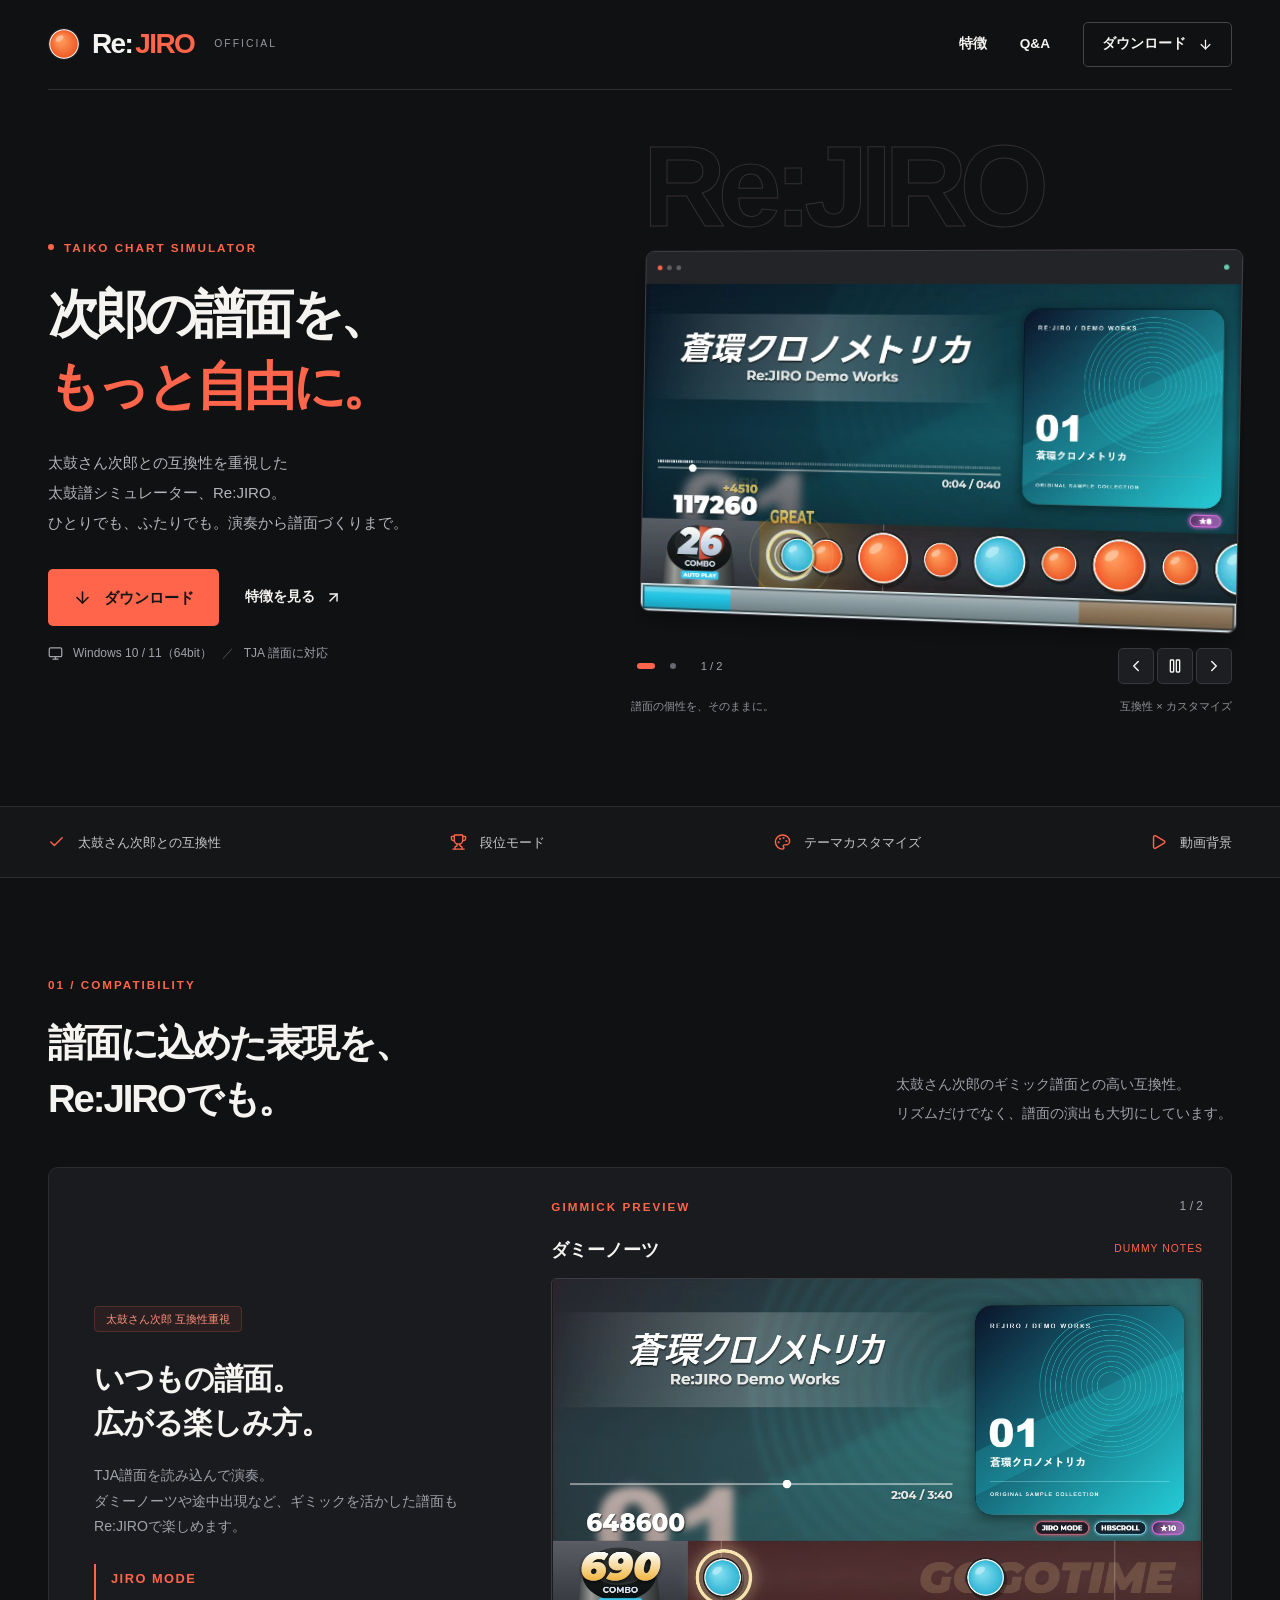
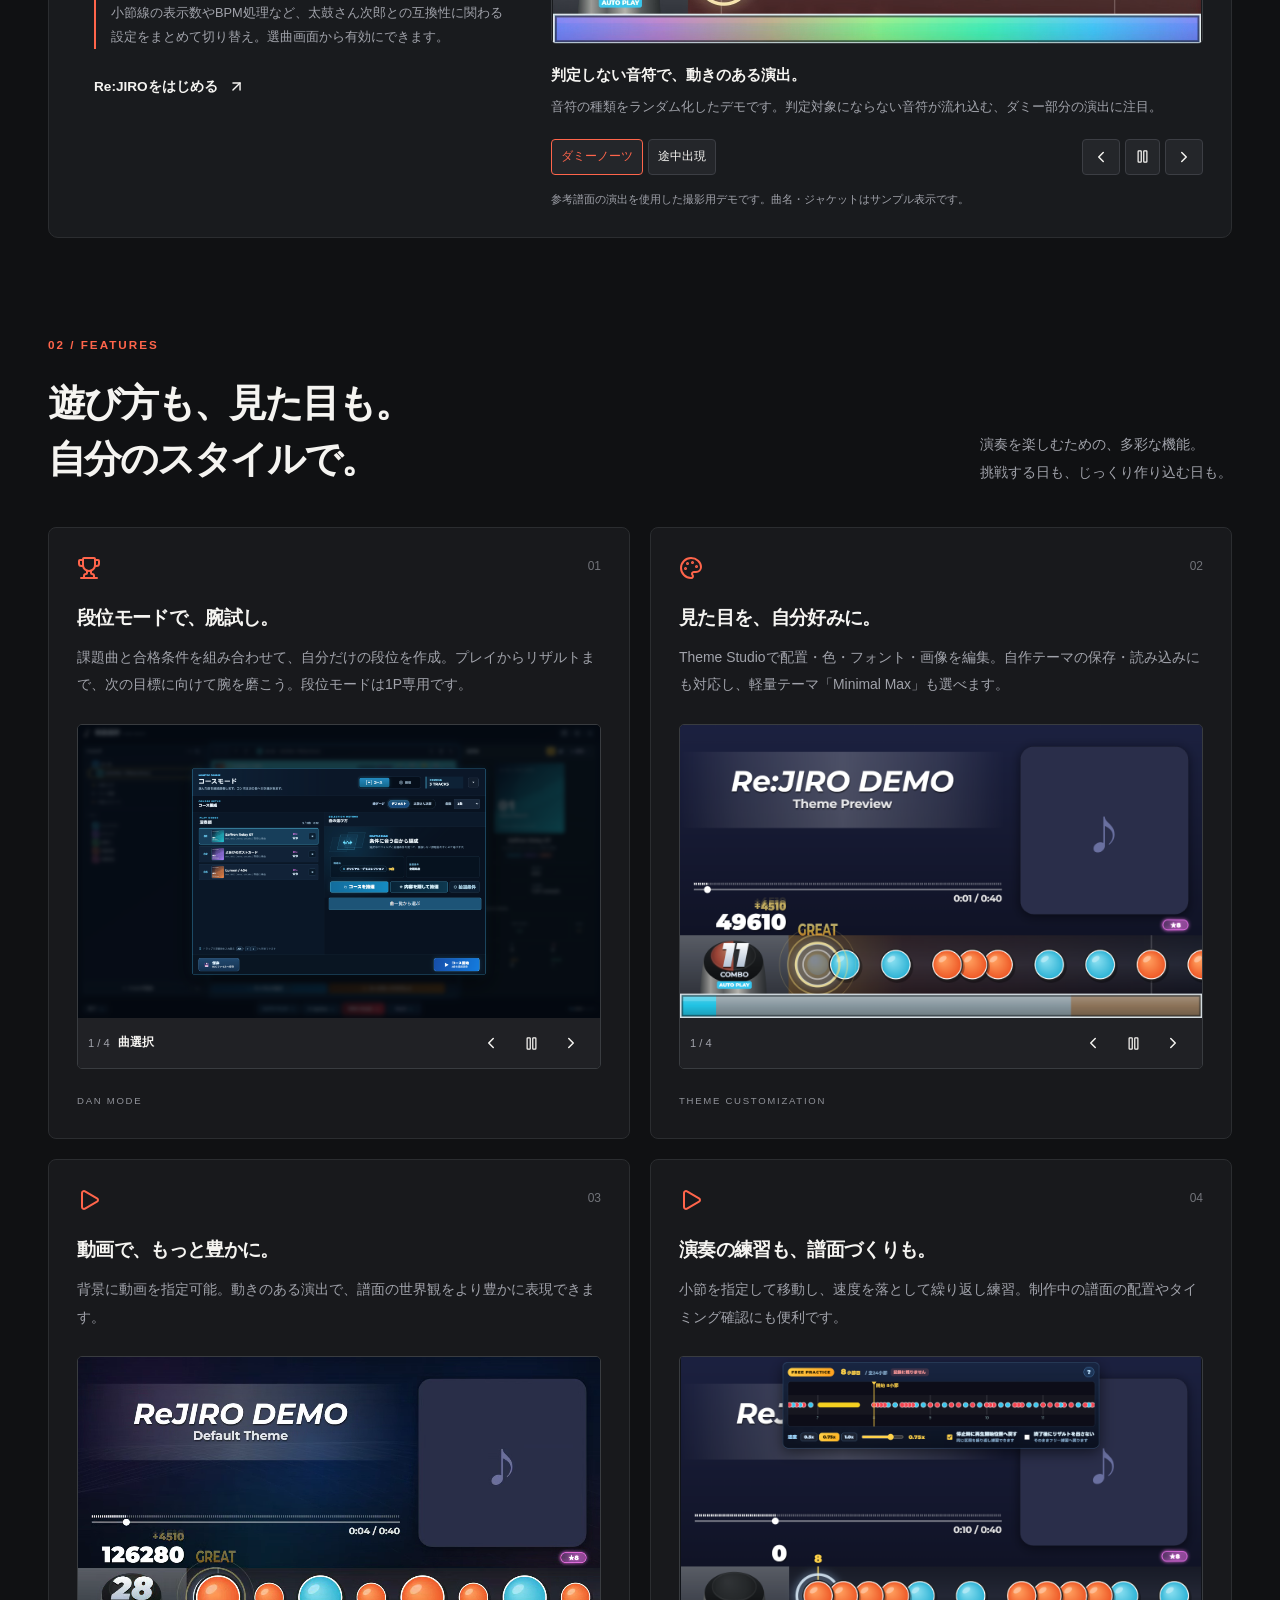
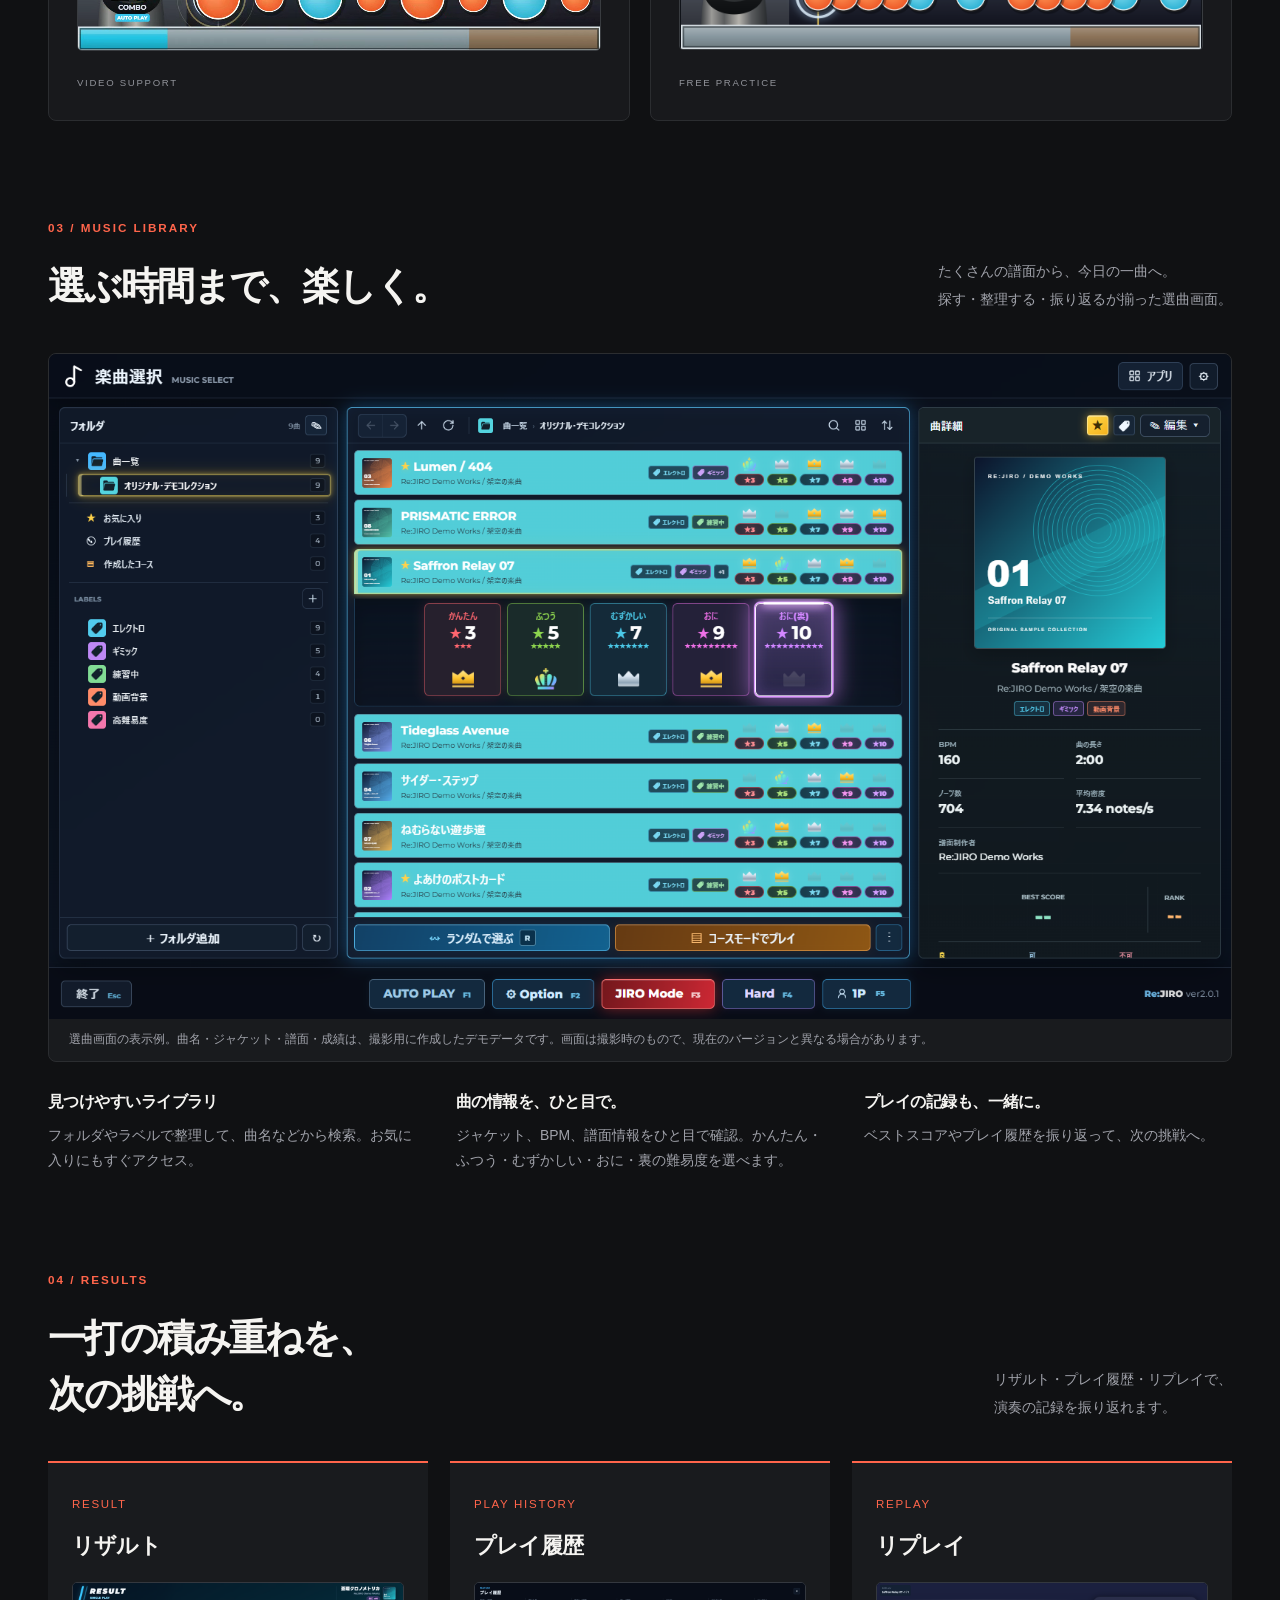
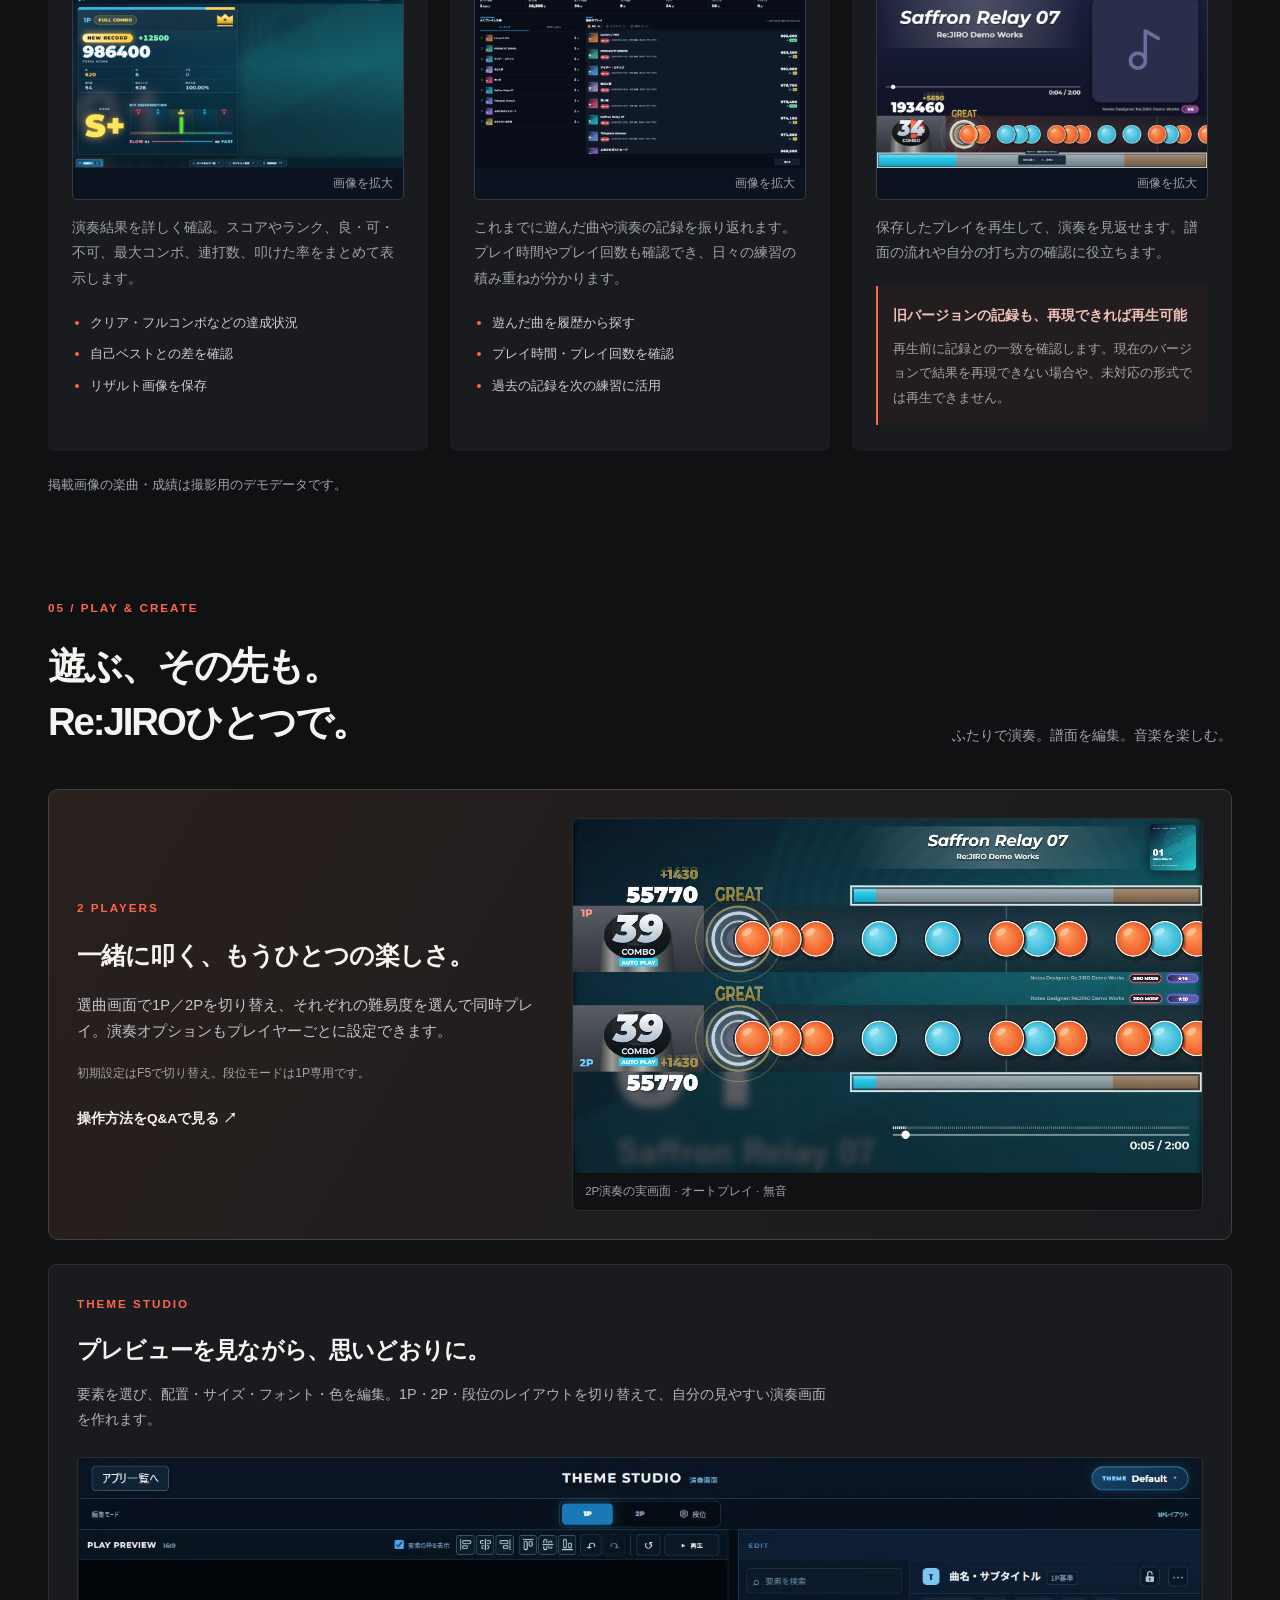
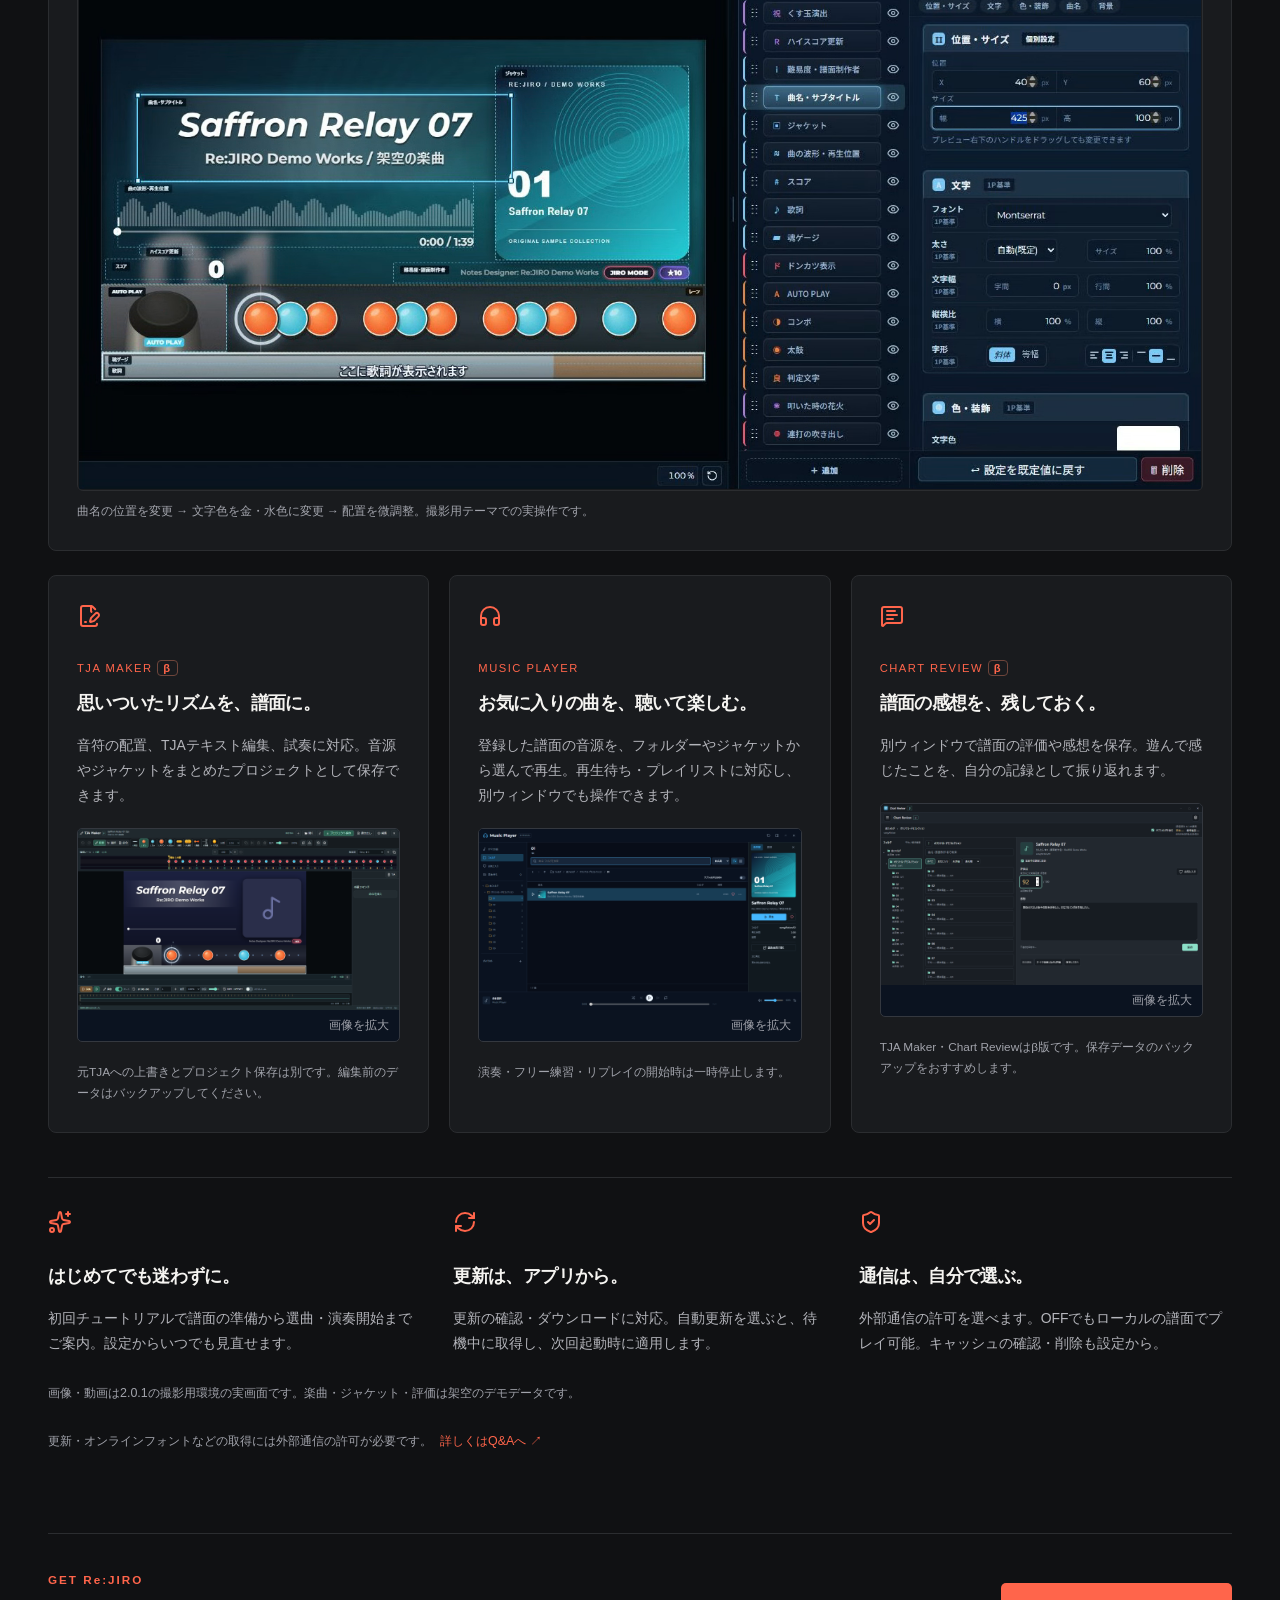
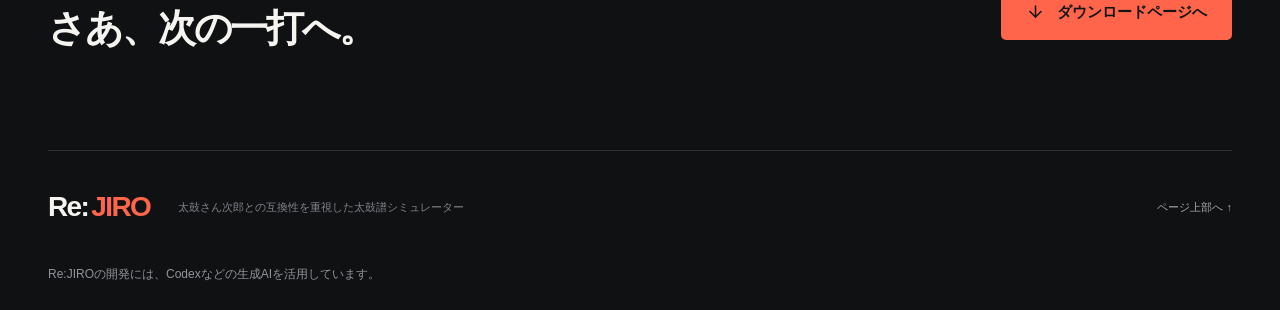
<file: index.html>
<!DOCTYPE html><html lang="ja"><head><meta charSet="utf-8"/><meta name="viewport" content="width=device-width, initial-scale=1"/><link rel="preload" href="/assets/icon.png" as="image"/><link rel="stylesheet" href="/_next/static/css/index.Cuo3MetW.css" data-rsc-css-href="/_next/static/css/index.Cuo3MetW.css" data-precedence="vite-rsc/importer-resources"/><link rel="stylesheet" href="/_next/static/css/page.D7TlY-Ut.css" data-rsc-css-href="/_next/static/css/page.D7TlY-Ut.css" data-precedence="vite-rsc/importer-resources"/><link rel="modulepreload" fetchPriority="low" href="/_next/static/chunks/index-C3qRvdwd.js"/><script src="/_next/static/chunks/rolldown-runtime-C60lm6uB.js" type="module" async=""></script><script src="/_next/static/chunks/framework-D_rUT4EX.js" type="module" async=""></script><link rel="modulepreload" href="/_next/static/chunks/layout-segment-context-CIP5YzG6.js" crossorigin=""/><link rel="modulepreload" href="/_next/static/chunks/Icon-COpRllaJ.js" crossorigin=""/><link rel="modulepreload" href="/_next/static/chunks/hero-previews-CQ_Rzbtg.js" crossorigin=""/><link rel="modulepreload" href="/_next/static/chunks/carousel-DRVHPIOn.js" crossorigin=""/><link rel="modulepreload" href="/_next/static/chunks/button-DaXsFBML.js" crossorigin=""/><link rel="modulepreload" href="/_next/static/chunks/createLucideIcon-CyYAvd9g.js" crossorigin=""/><link rel="modulepreload" href="/_next/static/chunks/compatibility-slideshow-1B4d_rm6.js" crossorigin=""/><link rel="modulepreload" href="/_next/static/chunks/gameplay-video-BY3eiBvu.js" crossorigin=""/><link rel="modulepreload" href="/_next/static/chunks/dan-slideshow-BQsc2xdB.js" crossorigin=""/><link rel="modulepreload" href="/_next/static/chunks/theme-slideshow-DqB31ZAM.js" crossorigin=""/><link rel="modulepreload" href="/_next/static/chunks/image-preview-DPKLxYUA.js" crossorigin=""/><link rel="modulepreload" href="/_next/static/chunks/stateAttributesMapping-B_fJNPYc.js" crossorigin=""/><title>Re:JIRO（ReJIRO）公式サイト | Windows向け太鼓譜シミュレーター</title><meta name="description" content="Re:JIRO（ReJIRO）は、太鼓さん次郎との互換性を重視したWindows向け太鼓譜シミュレーター。2Pプレイ、段位、フリー練習、TJA Maker、Theme Studioなどの機能と使い方をご紹介します。"/><meta name="application-name" content="Re:JIRO"/><meta name="robots" content="index, follow"/><meta property="og:title" content="Re:JIRO（ReJIRO）公式サイト | Windows向け太鼓譜シミュレーター"/><meta property="og:description" content="太鼓さん次郎との互換性を重視したWindows向け太鼓譜シミュレーター。2Pプレイ、段位、フリー練習、TJA Maker、Theme Studioの機能や使い方をご紹介します。"/><meta property="og:url" content="https://rejiro-app.github.io"/><meta property="og:site_name" content="Re:JIRO公式サイト"/><meta property="og:type" content="website"/><meta property="og:locale" content="ja_JP"/><meta property="og:image" content="https://rejiro-app.github.io/assets/hero-default.png"/><meta property="og:image:width" content="1280"/><meta property="og:image:height" content="720"/><meta property="og:image:alt" content="Re:JIROの演奏画面"/><meta name="twitter:card" content="summary_large_image"/><meta name="twitter:title" content="Re:JIRO（ReJIRO）公式サイト | Windows向け太鼓譜シミュレーター"/><meta name="twitter:description" content="太鼓さん次郎との互換性を重視したWindows向け太鼓譜シミュレーター。2Pプレイ、段位、フリー練習、TJA Maker、Theme Studioの機能や使い方をご紹介します。"/><meta name="twitter:image" content="https://rejiro-app.github.io/assets/hero-default.png"/><link rel="icon" href="/assets/icon.png"/><link rel="canonical" href="https://rejiro-app.github.io"/><meta name="google-site-verification" content="bVaZfU9XIWZZwnjP4RFUX-Zido1wekMh_oiB0BJbP-M"/><script>Object.assign(((self[Symbol.for("vinext.navigationRuntime")]??={bootstrap:{routeManifest:null},functions:{}}).bootstrap.rsc??={rsc:[]}),{params:{},nav:{"pathname":"/","searchParams":[]}})</script><link rel="modulepreload" href="/_next/static/chunks/index-C3qRvdwd.js" />
</head><body><script type="application/ld+json">{"@context":"https://schema.org","@graph":[{"@type":"WebSite","@id":"https://rejiro-app.github.io/#website","url":"https://rejiro-app.github.io/","name":"Re:JIRO公式サイト","alternateName":["ReJIRO","Re:JIRO","れ・じろう","り・じろう"],"inLanguage":"ja"},{"@type":"SoftwareApplication","@id":"https://rejiro-app.github.io/#app","name":"Re:JIRO","alternateName":"ReJIRO","url":"https://rejiro-app.github.io/","description":"太鼓さん次郎との互換性を重視したWindows向け太鼓譜シミュレーター。2Pプレイ、段位、フリー練習、TJA Maker、Theme Studioの機能や使い方をご紹介します。","applicationCategory":"GameApplication","operatingSystem":"Windows 10 / Windows 11 (64bit)","image":"https://rejiro-app.github.io/assets/hero-default.png","downloadUrl":"https://github.com/rejiro-app/rejiro-releases/releases","sameAs":"https://github.com/rejiro-app/rejiro-releases"}]}</script><a class="skip" href="#main">本文へ移動</a><header class="header"><a class="brand" href="/" aria-label="Re:JIRO トップ"><img src="/assets/icon.png" alt="" width="32" height="32"/>Re:<span>JIRO</span><small>OFFICIAL</small></a><nav aria-label="メインナビゲーション"><a href="/#features">特徴</a><a href="/qa/">Q&amp;A</a><a class="nav-download" href="/download">ダウンロード <svg xmlns="http://www.w3.org/2000/svg" width="15" height="15" viewBox="0 0 24 24" fill="none" stroke="currentColor" stroke-width="2" stroke-linecap="round" stroke-linejoin="round" class="lucide lucide-arrow-down" aria-hidden="true"><path d="M12 5v14"></path><path d="m19 12-7 7-7-7"></path></svg></a></nav></header><main id="main"><section class="hero wrap"><div class="hero-copy"><div class="eyebrow"><span class="live-dot"></span> TAIKO CHART SIMULATOR</div><h1>次郎の譜面を、<br/><em>もっと自由に。</em></h1><p>太鼓さん次郎との互換性を重視した<br class="desktop"/>太鼓譜シミュレーター、Re:JIRO。<br/>ひとりでも、ふたりでも。演奏から譜面づくりまで。</p><div class="hero-actions"><a class="button primary" href="/download"><svg xmlns="http://www.w3.org/2000/svg" width="19" height="19" viewBox="0 0 24 24" fill="none" stroke="currentColor" stroke-width="2" stroke-linecap="round" stroke-linejoin="round" class="lucide lucide-arrow-down" aria-hidden="true"><path d="M12 5v14"></path><path d="m19 12-7 7-7-7"></path></svg>ダウンロード</a><a class="text-link" href="#features">特徴を見る <svg xmlns="http://www.w3.org/2000/svg" width="17" height="17" viewBox="0 0 24 24" fill="none" stroke="currentColor" stroke-width="2" stroke-linecap="round" stroke-linejoin="round" class="lucide lucide-arrow-up-right" aria-hidden="true"><path d="M7 7h10v10"></path><path d="M7 17 17 7"></path></svg></a></div><div class="hero-meta"><svg xmlns="http://www.w3.org/2000/svg" width="15" height="15" viewBox="0 0 24 24" fill="none" stroke="currentColor" stroke-width="2" stroke-linecap="round" stroke-linejoin="round" class="lucide lucide-monitor" aria-hidden="true"><rect width="20" height="14" x="2" y="3" rx="2"></rect><line x1="8" x2="16" y1="21" y2="21"></line><line x1="12" x2="12" y1="17" y2="21"></line></svg> Windows 10 / 11（64bit） <span>／</span> TJA 譜面に対応</div></div><div class="hero-visual"><span class="outline-word" aria-hidden="true">Re:JIRO</span><div class="relative hero-carousel" role="region" aria-roledescription="carousel" data-slot="carousel" aria-label="テーマとジャケットを設定した演奏プレビュー"><div class="overflow-hidden" data-slot="carousel-content"><div class="flex -ml-4 hero-slide-track"><div role="group" aria-roledescription="slide" data-slot="carousel-item" class="min-w-0 shrink-0 grow-0 basis-full pl-4 hero-slide" aria-label="1 / 2 Default"><figure class="screen"><div class="screen-bar"><span><i></i><i></i><i></i></span><span class="screen-dot"></span></div><video src="/assets/hero-default.webm" poster="/assets/hero-default.png" muted="" playsInline="" preload="auto" width="1280" height="720" aria-label="defaultテーマ・ジャケット設定済みの演奏プレビュー（無音）"></video></figure></div><div role="group" aria-roledescription="slide" data-slot="carousel-item" class="min-w-0 shrink-0 grow-0 basis-full pl-4 hero-slide" aria-label="2 / 2 Glass"><figure class="screen"><div class="screen-bar"><span><i></i><i></i><i></i></span><span class="screen-dot"></span></div><video poster="/assets/hero-glass.png" muted="" playsInline="" preload="none" width="1280" height="720" aria-label="glassテーマ・ジャケット設定済みの演奏プレビュー（無音）"></video></figure></div></div></div><div class="hero-preview-controls"><div class="hero-preview-dots"><button type="button" aria-label="Defaultのプレビューを表示" aria-current="true"><span></span></button><button type="button" aria-label="Glassのプレビューを表示"><span></span></button></div><span class="hero-preview-name" aria-live="off"><small>1<!-- --> / <!-- -->2</small></span><div class="hero-preview-buttons"><button type="button" aria-label="前のプレビュー"><svg xmlns="http://www.w3.org/2000/svg" width="18" height="18" viewBox="0 0 24 24" fill="none" stroke="currentColor" stroke-width="2" stroke-linecap="round" stroke-linejoin="round" class="lucide lucide-chevron-left" aria-hidden="true"><path d="m15 18-6-6 6-6"></path></svg></button><button type="button" aria-label="動画と自動切り替えを再生" aria-pressed="true"><svg xmlns="http://www.w3.org/2000/svg" width="16" height="16" viewBox="0 0 24 24" fill="none" stroke="currentColor" stroke-width="2" stroke-linecap="round" stroke-linejoin="round" class="lucide lucide-play" aria-hidden="true"><path d="M5 5a2 2 0 0 1 3.008-1.728l11.997 6.998a2 2 0 0 1 .003 3.458l-12 7A2 2 0 0 1 5 19z"></path></svg></button><button type="button" aria-label="次のプレビュー"><svg xmlns="http://www.w3.org/2000/svg" width="18" height="18" viewBox="0 0 24 24" fill="none" stroke="currentColor" stroke-width="2" stroke-linecap="round" stroke-linejoin="round" class="lucide lucide-chevron-right" aria-hidden="true"><path d="m9 18 6-6-6-6"></path></svg></button></div></div></div><div class="visual-caption"><span>譜面の個性を、そのままに。</span><span>互換性 × カスタマイズ</span></div></div></section><div class="feature-strip"><div class="wrap"><span><svg xmlns="http://www.w3.org/2000/svg" width="24" height="24" viewBox="0 0 24 24" fill="none" stroke="currentColor" stroke-width="2" stroke-linecap="round" stroke-linejoin="round" class="lucide lucide-check" aria-hidden="true"><path d="M20 6 9 17l-5-5"></path></svg>太鼓さん次郎との互換性</span><span><svg xmlns="http://www.w3.org/2000/svg" width="24" height="24" viewBox="0 0 24 24" fill="none" stroke="currentColor" stroke-width="2" stroke-linecap="round" stroke-linejoin="round" class="lucide lucide-trophy" aria-hidden="true"><path d="M10 14.66V17a1 1 0 0 1-1 1 2 2 0 0 0-2 2v2"></path><path d="M14 14.66V17a1 1 0 0 0 1 1 2 2 0 0 1 2 2v2"></path><path d="M17.916 10H19.5A2.5 2.5 0 0 0 22 7.5V5a1 1 0 0 0-1-1h-3"></path><path d="M4 22h16"></path><path d="M6 9a6 6 0 0 0 12 0V3a1 1 0 0 0-1-1H7a1 1 0 0 0-1 1z"></path><path d="M6.084 10H4.5A2.5 2.5 0 0 1 2 7.5V5a1 1 0 0 1 1-1h3"></path></svg>段位モード</span><span><svg xmlns="http://www.w3.org/2000/svg" width="24" height="24" viewBox="0 0 24 24" fill="none" stroke="currentColor" stroke-width="2" stroke-linecap="round" stroke-linejoin="round" class="lucide lucide-palette" aria-hidden="true"><path d="M12 22a1 1 0 0 1 0-20 10 9 0 0 1 10 9 5 5 0 0 1-5 5h-2.25a1.75 1.75 0 0 0-1.4 2.8l.3.4a1.75 1.75 0 0 1-1.4 2.8z"></path><circle cx="13.5" cy="6.5" r=".5" fill="currentColor"></circle><circle cx="17.5" cy="10.5" r=".5" fill="currentColor"></circle><circle cx="6.5" cy="12.5" r=".5" fill="currentColor"></circle><circle cx="8.5" cy="7.5" r=".5" fill="currentColor"></circle></svg>テーマカスタマイズ</span><span><svg xmlns="http://www.w3.org/2000/svg" width="24" height="24" viewBox="0 0 24 24" fill="none" stroke="currentColor" stroke-width="2" stroke-linecap="round" stroke-linejoin="round" class="lucide lucide-play" aria-hidden="true"><path d="M5 5a2 2 0 0 1 3.008-1.728l11.997 6.998a2 2 0 0 1 .003 3.458l-12 7A2 2 0 0 1 5 19z"></path></svg>動画背景</span></div></div><section id="features" class="wrap compatibility"><div class="section-heading"><div><span class="eyebrow">01 / COMPATIBILITY</span><h2>譜面に込めた表現を、<br/>Re:JIROでも。</h2></div><p>太鼓さん次郎のギミック譜面との高い互換性。<br/>リズムだけでなく、譜面の演出も大切にしています。</p></div><div class="compat-panel"><div class="compat-text"><span class="tag">太鼓さん次郎 互換性重視</span><h3>いつもの譜面。<br/>広がる楽しみ方。</h3><p>TJA譜面を読み込んで演奏。<br/>ダミーノーツや途中出現など、ギミックを活かした譜面もRe:JIROで楽しめます。</p><div class="jiro-mode"><strong>JIRO MODE</strong><p>小節線の表示数やBPM処理など、太鼓さん次郎との互換性に関わる設定をまとめて切り替え。選曲画面から有効にできます。</p></div><a class="text-link" href="/download">Re:JIROをはじめる <svg xmlns="http://www.w3.org/2000/svg" width="17" height="17" viewBox="0 0 24 24" fill="none" stroke="currentColor" stroke-width="2" stroke-linecap="round" stroke-linejoin="round" class="lucide lucide-arrow-up-right" aria-hidden="true"><path d="M7 7h10v10"></path><path d="M7 17 17 7"></path></svg></a></div><div class="relative compat-slideshow" role="region" aria-roledescription="carousel" data-slot="carousel" aria-label="ギミック譜面の実演動画"><div class="compat-slide-heading"><span class="eyebrow">GIMMICK PREVIEW</span><span>1<!-- --> / <!-- -->2</span></div><div class="overflow-hidden" data-slot="carousel-content"><div class="flex -ml-4 compat-slide-track"><div role="group" aria-roledescription="slide" data-slot="carousel-item" class="min-w-0 shrink-0 grow-0 basis-full pl-4 compat-slide" aria-label="ダミーノーツ"><figure><figcaption><strong>ダミーノーツ</strong><span>DUMMY NOTES</span></figcaption><video muted="" playsInline="" controls="" preload="metadata" poster="/assets/compat-reference-dummy-20261008.png" width="1280" height="720" aria-label="ダミーノーツの実演。参考譜面の演出を使ったデモ・無音。"><source src="/assets/compat-reference-dummy-20261008.webm" type="video/webm"/>お使いのブラウザでは動画を再生できません。</video><h4>判定しない音符で、動きのある演出。</h4><p>音符の種類をランダム化したデモです。判定対象にならない音符が流れ込む、ダミー部分の演出に注目。</p></figure></div><div role="group" aria-roledescription="slide" data-slot="carousel-item" class="min-w-0 shrink-0 grow-0 basis-full pl-4 compat-slide" aria-label="途中出現"><figure><figcaption><strong>途中出現</strong><span>NOTE APPEARANCE</span></figcaption><video muted="" playsInline="" controls="" preload="metadata" poster="/assets/compat-reference-appearance-20261008.png" width="1280" height="720" aria-label="途中出現の実演。参考譜面の演出を使ったデモ・無音。"><source src="/assets/compat-reference-appearance-20261008.webm" type="video/webm"/>お使いのブラウザでは動画を再生できません。</video><h4>譜面の途中で、音符が出現。</h4><p>音符が途中から現れる瞬間に注目。譜面で指定された出現タイミングと、その前後の動きを再現します。</p></figure></div></div></div><div class="compat-slide-controls"><div><button type="button" class="selected" aria-current="true">ダミーノーツ</button><button type="button" class="">途中出現</button></div><div><button type="button" aria-label="前のギミック"><svg xmlns="http://www.w3.org/2000/svg" width="18" height="18" viewBox="0 0 24 24" fill="none" stroke="currentColor" stroke-width="2" stroke-linecap="round" stroke-linejoin="round" class="lucide lucide-chevron-left" aria-hidden="true"><path d="m15 18-6-6 6-6"></path></svg></button><button type="button" aria-label="実演動画を一時停止" aria-pressed="false"><svg xmlns="http://www.w3.org/2000/svg" width="15" height="15" viewBox="0 0 24 24" fill="none" stroke="currentColor" stroke-width="2" stroke-linecap="round" stroke-linejoin="round" class="lucide lucide-pause" aria-hidden="true"><rect x="14" y="3" width="5" height="18" rx="1"></rect><rect x="5" y="3" width="5" height="18" rx="1"></rect></svg></button><button type="button" aria-label="次のギミック"><svg xmlns="http://www.w3.org/2000/svg" width="18" height="18" viewBox="0 0 24 24" fill="none" stroke="currentColor" stroke-width="2" stroke-linecap="round" stroke-linejoin="round" class="lucide lucide-chevron-right" aria-hidden="true"><path d="m9 18 6-6-6-6"></path></svg></button></div></div><small>参考譜面の演出を使用した撮影用デモです。曲名・ジャケットはサンプル表示です。</small></div></div></section><section class="wrap possibilities"><div class="section-heading"><div><span class="eyebrow">02 / FEATURES</span><h2>遊び方も、見た目も。<br/>自分のスタイルで。</h2></div><p>演奏を楽しむための、多彩な機能。<br/>挑戦する日も、じっくり作り込む日も。</p></div><div class="cards"><article><div class="card-top"><svg xmlns="http://www.w3.org/2000/svg" width="24" height="24" viewBox="0 0 24 24" fill="none" stroke="currentColor" stroke-width="2" stroke-linecap="round" stroke-linejoin="round" class="lucide lucide-trophy" aria-hidden="true"><path d="M10 14.66V17a1 1 0 0 1-1 1 2 2 0 0 0-2 2v2"></path><path d="M14 14.66V17a1 1 0 0 0 1 1 2 2 0 0 1 2 2v2"></path><path d="M17.916 10H19.5A2.5 2.5 0 0 0 22 7.5V5a1 1 0 0 0-1-1h-3"></path><path d="M4 22h16"></path><path d="M6 9a6 6 0 0 0 12 0V3a1 1 0 0 0-1-1H7a1 1 0 0 0-1 1z"></path><path d="M6.084 10H4.5A2.5 2.5 0 0 1 2 7.5V5a1 1 0 0 1 1-1h3"></path></svg><span>01</span></div><h3>段位モードで、腕試し。</h3><p>課題曲と合格条件を組み合わせて、自分だけの段位を作成。プレイからリザルトまで、次の目標に向けて腕を磨こう。段位モードは1P専用です。</p><div class="relative dan-slideshow" role="region" aria-roledescription="carousel" data-slot="carousel" aria-label="段位モードの曲選択からリザルトまで"><div class="overflow-hidden" data-slot="carousel-content"><div class="flex -ml-4 dan-slide-track"><div role="group" aria-roledescription="slide" data-slot="carousel-item" class="min-w-0 shrink-0 grow-0 basis-full pl-4 dan-slide" aria-label="曲選択"><img src="/assets/dan-select-20261008.png" alt="Re:JIROの曲選択画面（架空のデモ段位）" width="1920" height="1080" loading="eager"/></div><div role="group" aria-roledescription="slide" data-slot="carousel-item" class="min-w-0 shrink-0 grow-0 basis-full pl-4 dan-slide" aria-label="段位条件の作成"><img src="/assets/dan-conditions-20261008.png" alt="Re:JIROの段位条件の作成画面（架空のデモ段位）" width="1920" height="1080" loading="lazy"/></div><div role="group" aria-roledescription="slide" data-slot="carousel-item" class="min-w-0 shrink-0 grow-0 basis-full pl-4 dan-slide" aria-label="段位モードでプレイ"><video muted="" playsInline="" controls="" preload="metadata" poster="/assets/dan-play-20261008.png" width="1280" height="720" aria-label="架空の3曲を使った段位モードの実プレイ（AUTO PLAY・無音）"><source src="/assets/dan-play-20261008.webm" type="video/webm"/>お使いのブラウザでは動画を再生できません。</video></div><div role="group" aria-roledescription="slide" data-slot="carousel-item" class="min-w-0 shrink-0 grow-0 basis-full pl-4 dan-slide" aria-label="リザルト"><img src="/assets/dan-result-20261008.png" alt="Re:JIROのリザルト画面（架空のデモ段位）" width="1920" height="1080" loading="lazy"/></div></div></div><div class="theme-slide-controls dan-slide-controls"><span aria-live="off"><small>1<!-- --> / <!-- -->4</small><strong>曲選択</strong></span><div><button type="button" aria-label="前の段位画面"><svg xmlns="http://www.w3.org/2000/svg" width="18" height="18" viewBox="0 0 24 24" fill="none" stroke="currentColor" stroke-width="2" stroke-linecap="round" stroke-linejoin="round" class="lucide lucide-chevron-left" aria-hidden="true"><path d="m15 18-6-6 6-6"></path></svg></button><button type="button" aria-label="段位スライドを一時停止" aria-pressed="false" disabled=""><svg xmlns="http://www.w3.org/2000/svg" width="15" height="15" viewBox="0 0 24 24" fill="none" stroke="currentColor" stroke-width="2" stroke-linecap="round" stroke-linejoin="round" class="lucide lucide-play" aria-hidden="true"><path d="M5 5a2 2 0 0 1 3.008-1.728l11.997 6.998a2 2 0 0 1 .003 3.458l-12 7A2 2 0 0 1 5 19z"></path></svg></button><button type="button" aria-label="次の段位画面"><svg xmlns="http://www.w3.org/2000/svg" width="18" height="18" viewBox="0 0 24 24" fill="none" stroke="currentColor" stroke-width="2" stroke-linecap="round" stroke-linejoin="round" class="lucide lucide-chevron-right" aria-hidden="true"><path d="m9 18 6-6-6-6"></path></svg></button></div></div></div><span class="card-label">DAN MODE</span></article><article><div class="card-top"><svg xmlns="http://www.w3.org/2000/svg" width="24" height="24" viewBox="0 0 24 24" fill="none" stroke="currentColor" stroke-width="2" stroke-linecap="round" stroke-linejoin="round" class="lucide lucide-palette" aria-hidden="true"><path d="M12 22a1 1 0 0 1 0-20 10 9 0 0 1 10 9 5 5 0 0 1-5 5h-2.25a1.75 1.75 0 0 0-1.4 2.8l.3.4a1.75 1.75 0 0 1-1.4 2.8z"></path><circle cx="13.5" cy="6.5" r=".5" fill="currentColor"></circle><circle cx="17.5" cy="10.5" r=".5" fill="currentColor"></circle><circle cx="6.5" cy="12.5" r=".5" fill="currentColor"></circle><circle cx="8.5" cy="7.5" r=".5" fill="currentColor"></circle></svg><span>02</span></div><h3>見た目を、自分好みに。</h3><p>Theme Studioで配置・色・フォント・画像を編集。自作テーマの保存・読み込みにも対応し、軽量テーマ「Minimal Max」も選べます。</p><div class="relative theme-carousel" role="region" aria-roledescription="carousel" data-slot="carousel" aria-label="Re:JIROのテーマ別演奏画面"><div class="overflow-hidden" data-slot="carousel-content"><div class="flex -ml-4 theme-slide-track"><div role="group" aria-roledescription="slide" data-slot="carousel-item" class="min-w-0 shrink-0 grow-0 basis-full pl-4 theme-slide" aria-label="1 / 4 Default"><img src="/assets/theme-default.png" alt="DefaultテーマでのRe:JIROの実際の演奏画面" width="1280" height="720" loading="eager"/></div><div role="group" aria-roledescription="slide" data-slot="carousel-item" class="min-w-0 shrink-0 grow-0 basis-full pl-4 theme-slide" aria-label="2 / 4 Minimal"><img src="/assets/theme-minimal.png" alt="MinimalテーマでのRe:JIROの実際の演奏画面" width="1280" height="720" loading="lazy"/></div><div role="group" aria-roledescription="slide" data-slot="carousel-item" class="min-w-0 shrink-0 grow-0 basis-full pl-4 theme-slide" aria-label="3 / 4 Terminal"><img src="/assets/theme-terminal.png" alt="TerminalテーマでのRe:JIROの実際の演奏画面" width="1280" height="720" loading="lazy"/></div><div role="group" aria-roledescription="slide" data-slot="carousel-item" class="min-w-0 shrink-0 grow-0 basis-full pl-4 theme-slide" aria-label="4 / 4 Glass"><img src="/assets/theme-glass.png" alt="GlassテーマでのRe:JIROの実際の演奏画面" width="1280" height="720" loading="lazy"/></div></div></div><div class="theme-slide-controls"><span aria-live="off"><small>1<!-- --> / <!-- -->4</small></span><div><button type="button" aria-label="前のテーマ"><svg xmlns="http://www.w3.org/2000/svg" width="18" height="18" viewBox="0 0 24 24" fill="none" stroke="currentColor" stroke-width="2" stroke-linecap="round" stroke-linejoin="round" class="lucide lucide-chevron-left" aria-hidden="true"><path d="m15 18-6-6 6-6"></path></svg></button><button type="button" aria-label="自動切り替えを一時停止" aria-pressed="false" disabled=""><svg xmlns="http://www.w3.org/2000/svg" width="15" height="15" viewBox="0 0 24 24" fill="none" stroke="currentColor" stroke-width="2" stroke-linecap="round" stroke-linejoin="round" class="lucide lucide-play" aria-hidden="true"><path d="M5 5a2 2 0 0 1 3.008-1.728l11.997 6.998a2 2 0 0 1 .003 3.458l-12 7A2 2 0 0 1 5 19z"></path></svg></button><button type="button" aria-label="次のテーマ"><svg xmlns="http://www.w3.org/2000/svg" width="18" height="18" viewBox="0 0 24 24" fill="none" stroke="currentColor" stroke-width="2" stroke-linecap="round" stroke-linejoin="round" class="lucide lucide-chevron-right" aria-hidden="true"><path d="m9 18 6-6-6-6"></path></svg></button></div></div></div><span class="card-label">THEME CUSTOMIZATION</span></article><article><div class="card-top"><svg xmlns="http://www.w3.org/2000/svg" width="24" height="24" viewBox="0 0 24 24" fill="none" stroke="currentColor" stroke-width="2" stroke-linecap="round" stroke-linejoin="round" class="lucide lucide-play" aria-hidden="true"><path d="M5 5a2 2 0 0 1 3.008-1.728l11.997 6.998a2 2 0 0 1 .003 3.458l-12 7A2 2 0 0 1 5 19z"></path></svg><span>03</span></div><h3>動画で、もっと豊かに。</h3><p>背景に動画を指定可能。動きのある演出で、譜面の世界観をより豊かに表現できます。</p><div class="background-demo"><video muted="" loop="" playsInline="" controls="" preload="metadata" poster="/assets/background-poster.png" width="1280" height="720" aria-label="オリジナルのサンプル動画を背景に設定したRe:JIROの実演。無音、8秒。"><source src="/assets/background-play.webm" type="video/webm"/>お使いのブラウザでは動画を再生できません。</video></div><span class="card-label">VIDEO SUPPORT</span></article><article><div class="card-top"><svg xmlns="http://www.w3.org/2000/svg" width="24" height="24" viewBox="0 0 24 24" fill="none" stroke="currentColor" stroke-width="2" stroke-linecap="round" stroke-linejoin="round" class="lucide lucide-play" aria-hidden="true"><path d="M5 5a2 2 0 0 1 3.008-1.728l11.997 6.998a2 2 0 0 1 .003 3.458l-12 7A2 2 0 0 1 5 19z"></path></svg><span>04</span></div><h3>演奏の練習も、譜面づくりも。</h3><p>小節を指定して移動し、速度を落として繰り返し練習。制作中の譜面の配置やタイミング確認にも便利です。</p><img class="card-image" src="/assets/free-practice.png" alt="フリー練習の実画面。8小節目・0.75倍速・開始位置へ戻す設定。" width="1280" height="720" loading="lazy"/><span class="card-label">FREE PRACTICE</span></article></div></section><section class="wrap music-library"><div class="section-heading"><div><span class="eyebrow">03 / MUSIC LIBRARY</span><h2>選ぶ時間まで、楽しく。</h2></div><p>たくさんの譜面から、今日の一曲へ。<br/>探す・整理する・振り返るが揃った選曲画面。</p></div><figure class="library-screen"><img src="/assets/song-select-201.png" alt="Re:JIROの選曲画面。左にフォルダ・お気に入り・プレイ履歴、中央に曲一覧、右に曲詳細が表示されている。" width="1600" height="900" loading="lazy"/><figcaption>選曲画面の表示例。曲名・ジャケット・譜面・成績は、撮影用に作成したデモデータです。画面は撮影時のもので、現在のバージョンと異なる場合があります。</figcaption></figure><div class="library-features"><div><h3>見つけやすいライブラリ</h3><p>フォルダやラベルで整理して、曲名などから検索。お気に入りにもすぐアクセス。</p></div><div><h3>曲の情報を、ひと目で。</h3><p>ジャケット、BPM、譜面情報をひと目で確認。かんたん・ふつう・むずかしい・おに・裏の難易度を選べます。</p></div><div><h3>プレイの記録も、一緒に。</h3><p>ベストスコアやプレイ履歴を振り返って、次の挑戦へ。</p></div></div></section><section id="results" class="wrap results-section"><div class="section-heading"><div><span class="eyebrow">04 / RESULTS</span><h2>一打の積み重ねを、<br/>次の挑戦へ。</h2></div><p>リザルト・プレイ履歴・リプレイで、<br/>演奏の記録を振り返れます。</p></div><div class="result-types result-overview"><article><span class="result-mode">RESULT</span><h3>リザルト</h3><button type="button" tabindex="0" data-base-ui-click-trigger="" id="base-ui-_R_ur6hi_" aria-haspopup="dialog" aria-expanded="false" data-slot="dialog-trigger" aria-label="リザルトのスクリーンショットを拡大" class="result-screenshot"><img src="/assets/result-single.png" alt="Re:JIROのリザルト画面（架空のデモ成績）" width="1920" height="1080" loading="lazy"/><span>画像を拡大</span></button><p>演奏結果を詳しく確認。スコアやランク、良・可・不可、最大コンボ、連打数、叩けた率をまとめて表示します。</p><ul><li>クリア・フルコンボなどの達成状況</li><li>自己ベストとの差を確認</li><li>リザルト画像を保存</li></ul></article><article><span class="result-mode">PLAY HISTORY</span><h3>プレイ履歴</h3><button type="button" tabindex="0" data-base-ui-click-trigger="" id="base-ui-_R_ut6hi_" aria-haspopup="dialog" aria-expanded="false" data-slot="dialog-trigger" aria-label="プレイ履歴のスクリーンショットを拡大" class="result-screenshot"><img src="/assets/play-history-20261008.png" alt="Re:JIROのプレイ履歴画面。プレイ統計、よくプレイした曲、最近の成績を表示（デモデータ）。" width="1920" height="1080" loading="lazy"/><span>画像を拡大</span></button><p>これまでに遊んだ曲や演奏の記録を振り返れます。プレイ時間やプレイ回数も確認でき、日々の練習の積み重ねが分かります。</p><ul><li>遊んだ曲を履歴から探す</li><li>プレイ時間・プレイ回数を確認</li><li>過去の記録を次の練習に活用</li></ul></article><article><span class="result-mode">REPLAY</span><h3>リプレイ</h3><button type="button" tabindex="0" data-base-ui-click-trigger="" id="base-ui-_R_uv6hi_" aria-haspopup="dialog" aria-expanded="false" data-slot="dialog-trigger" aria-label="リプレイのスクリーンショットを拡大" class="result-screenshot"><img src="/assets/replay-playback-20261008.png" alt="Re:JIROで保存した演奏を再生しているリプレイ画面。音符・コンボ・再生操作を表示（架空譜面のデモ）。" width="1920" height="1080" loading="lazy"/><span>画像を拡大</span></button><p>保存したプレイを再生して、演奏を見返せます。譜面の流れや自分の打ち方の確認に役立ちます。</p><div class="replay-version-note"><strong>旧バージョンの記録も、再現できれば再生可能</strong><p>再生前に記録との一致を確認します。現在のバージョンで結果を再現できない場合や、未対応の形式では再生できません。</p></div></article></div><p class="result-save-note">掲載画像の楽曲・成績は撮影用のデモデータです。</p></section><section class="wrap current-features" id="apps"><div class="section-heading"><div><span class="eyebrow">05 / PLAY &amp; CREATE</span><h2>遊ぶ、その先も。<br/>Re:JIROひとつで。</h2></div><p>ふたりで演奏。譜面を編集。音楽を楽しむ。</p></div><article class="two-player-feature"><div><span class="eyebrow">2 PLAYERS</span><h3>一緒に叩く、もうひとつの楽しさ。</h3><p>選曲画面で1P／2Pを切り替え、それぞれの難易度を選んで同時プレイ。演奏オプションもプレイヤーごとに設定できます。</p><small>初期設定はF5で切り替え。段位モードは1P専用です。</small><a class="text-link" href="/qa/#category-1">操作方法をQ&amp;Aで見る ↗</a></div><div class="two-player-media"><video muted="" loop="" playsInline="" controls="" preload="metadata" poster="/assets/two-player-201.png" width="1280" height="720" aria-label="Re:JIRO 2.0.1の2P演奏画面。架空のデモ譜面を両プレイヤーでオート演奏する8秒の無音動画。"><source src="/assets/two-player-201.webm" type="video/webm"/>お使いのブラウザでは動画を再生できません。</video><span>2P演奏の実画面 · オートプレイ · 無音</span></div></article><article class="studio-feature"><div><span class="eyebrow">THEME STUDIO</span><h3>プレビューを見ながら、思いどおりに。</h3><p>要素を選び、配置・サイズ・フォント・色を編集。1P・2P・段位のレイアウトを切り替えて、自分の見やすい演奏画面を作れます。</p></div><div class="studio-edit-video"><video muted="" loop="" playsInline="" controls="" preload="metadata" poster="/assets/theme-studio-edit-poster.png" width="1280" height="720" aria-label="Theme Studioで曲名のX・Y位置を変更し、文字色を白から金、水色へ変える実操作の録画。無音。"><source src="/assets/theme-studio-edit.webm" type="video/webm"/>お使いのブラウザでは動画を再生できません。</video><p>曲名の位置を変更 → 文字色を金・水色に変更 → 配置を微調整。撮影用テーマでの実操作です。</p></div></article><div class="app-feature-grid"><article><svg xmlns="http://www.w3.org/2000/svg" width="24" height="24" viewBox="0 0 24 24" fill="none" stroke="currentColor" stroke-width="2" stroke-linecap="round" stroke-linejoin="round" class="lucide lucide-file-pen-line" aria-hidden="true"><path d="M14.364 13.634a2 2 0 0 0-.506.854l-.837 2.87a.5.5 0 0 0 .62.62l2.87-.837a2 2 0 0 0 .854-.506l4.013-4.009a1 1 0 0 0-3.004-3.004z"></path><path d="M14.487 7.858A1 1 0 0 1 14 7V2"></path><path d="M20 19.645V20a2 2 0 0 1-2 2H6a2 2 0 0 1-2-2V4a2 2 0 0 1 2-2h8a2.4 2.4 0 0 1 1.704.706l2.516 2.516"></path><path d="M8 18h1"></path></svg><span class="app-feature-tag">TJA MAKER <b>β</b></span><h3>思いついたリズムを、譜面に。</h3><p>音符の配置、TJAテキスト編集、試奏に対応。音源やジャケットをまとめたプロジェクトとして保存できます。</p><button type="button" tabindex="0" data-base-ui-click-trigger="" id="base-ui-_R_7qp7hi_" aria-haspopup="dialog" aria-expanded="false" data-slot="dialog-trigger" aria-label="TJA Maker βのスクリーンショットを拡大" class="result-screenshot"><img src="/assets/tja-maker-201.png" alt="Re:JIRO 2.0.1のTJA Maker。架空譜面の音符配置と試奏プレビュー" width="1920" height="1080" loading="lazy"/><span>画像を拡大</span></button><small>元TJAへの上書きとプロジェクト保存は別です。編集前のデータはバックアップしてください。</small></article><article><svg xmlns="http://www.w3.org/2000/svg" width="24" height="24" viewBox="0 0 24 24" fill="none" stroke="currentColor" stroke-width="2" stroke-linecap="round" stroke-linejoin="round" class="lucide lucide-headphones" aria-hidden="true"><path d="M3 14h3a2 2 0 0 1 2 2v3a2 2 0 0 1-2 2H5a2 2 0 0 1-2-2v-7a9 9 0 0 1 18 0v7a2 2 0 0 1-2 2h-1a2 2 0 0 1-2-2v-3a2 2 0 0 1 2-2h3"></path></svg><span class="app-feature-tag">MUSIC PLAYER</span><h3>お気に入りの曲を、聴いて楽しむ。</h3><p>登録した譜面の音源を、フォルダーやジャケットから選んで再生。再生待ち・プレイリストに対応し、別ウィンドウでも操作できます。</p><button type="button" tabindex="0" data-base-ui-click-trigger="" id="base-ui-_R_7r97hi_" aria-haspopup="dialog" aria-expanded="false" data-slot="dialog-trigger" aria-label="Music Playerのスクリーンショットを拡大" class="result-screenshot"><img src="/assets/music-player-201.png" alt="Re:JIRO 2.0.1のMusic Player。架空の曲のジャケットと再生操作" width="1920" height="1080" loading="lazy"/><span>画像を拡大</span></button><small>演奏・フリー練習・リプレイの開始時は一時停止します。</small></article><article><svg xmlns="http://www.w3.org/2000/svg" width="24" height="24" viewBox="0 0 24 24" fill="none" stroke="currentColor" stroke-width="2" stroke-linecap="round" stroke-linejoin="round" class="lucide lucide-message-square-text" aria-hidden="true"><path d="M22 17a2 2 0 0 1-2 2H6.828a2 2 0 0 0-1.414.586l-2.202 2.202A.71.71 0 0 1 2 21.286V5a2 2 0 0 1 2-2h16a2 2 0 0 1 2 2z"></path><path d="M7 11h10"></path><path d="M7 15h6"></path><path d="M7 7h8"></path></svg><span class="app-feature-tag">CHART REVIEW <b>β</b></span><h3>譜面の感想を、残しておく。</h3><p>別ウィンドウで譜面の評価や感想を保存。遊んで感じたことを、自分の記録として振り返れます。</p><button type="button" tabindex="0" data-base-ui-click-trigger="" id="base-ui-_R_7rp7hi_" aria-haspopup="dialog" aria-expanded="false" data-slot="dialog-trigger" aria-label="Chart Review βのスクリーンショットを拡大" class="result-screenshot"><img src="/assets/chart-review-201.png" alt="Re:JIRO 2.0.1のChart Review。架空譜面の評価点と感想を入力する画面" width="1920" height="1080" loading="lazy"/><span>画像を拡大</span></button><small>TJA Maker・Chart Reviewはβ版です。保存データのバックアップをおすすめします。</small></article></div><div class="everyday-features"><div><svg xmlns="http://www.w3.org/2000/svg" width="24" height="24" viewBox="0 0 24 24" fill="none" stroke="currentColor" stroke-width="2" stroke-linecap="round" stroke-linejoin="round" class="lucide lucide-sparkles" aria-hidden="true"><path d="M11.017 2.814a1 1 0 0 1 1.966 0l1.051 5.558a2 2 0 0 0 1.594 1.594l5.558 1.051a1 1 0 0 1 0 1.966l-5.558 1.051a2 2 0 0 0-1.594 1.594l-1.051 5.558a1 1 0 0 1-1.966 0l-1.051-5.558a2 2 0 0 0-1.594-1.594l-5.558-1.051a1 1 0 0 1 0-1.966l5.558-1.051a2 2 0 0 0 1.594-1.594z"></path><path d="M20 2v4"></path><path d="M22 4h-4"></path><circle cx="4" cy="20" r="2"></circle></svg><h3>はじめてでも迷わずに。</h3><p>初回チュートリアルで譜面の準備から選曲・演奏開始までご案内。設定からいつでも見直せます。</p></div><div><svg xmlns="http://www.w3.org/2000/svg" width="24" height="24" viewBox="0 0 24 24" fill="none" stroke="currentColor" stroke-width="2" stroke-linecap="round" stroke-linejoin="round" class="lucide lucide-refresh-cw" aria-hidden="true"><path d="M3 12a9 9 0 0 1 9-9 9.75 9.75 0 0 1 6.74 2.74L21 8"></path><path d="M21 3v5h-5"></path><path d="M21 12a9 9 0 0 1-9 9 9.75 9.75 0 0 1-6.74-2.74L3 16"></path><path d="M8 16H3v5"></path></svg><h3>更新は、アプリから。</h3><p>更新の確認・ダウンロードに対応。自動更新を選ぶと、待機中に取得し、次回起動時に適用します。</p></div><div><svg xmlns="http://www.w3.org/2000/svg" width="24" height="24" viewBox="0 0 24 24" fill="none" stroke="currentColor" stroke-width="2" stroke-linecap="round" stroke-linejoin="round" class="lucide lucide-shield-check" aria-hidden="true"><path d="M20 13c0 5-3.5 7.5-7.66 8.95a1 1 0 0 1-.67-.01C7.5 20.5 4 18 4 13V6a1 1 0 0 1 1-1c2 0 4.5-1.2 6.24-2.72a1.17 1.17 0 0 1 1.52 0C14.51 3.81 17 5 19 5a1 1 0 0 1 1 1z"></path><path d="m9 12 2 2 4-4"></path></svg><h3>通信は、自分で選ぶ。</h3><p>外部通信の許可を選べます。OFFでもローカルの譜面でプレイ可能。キャッシュの確認・削除も設定から。</p></div></div><p class="current-feature-note">画像・動画は2.0.1の撮影用環境の実画面です。楽曲・ジャケット・評価は架空のデモデータです。</p><p class="current-feature-note">更新・オンラインフォントなどの取得には外部通信の許可が必要です。<a href="/qa/">詳しくはQ&amp;Aへ ↗</a></p></section><section class="wrap download-invite"><div><span class="eyebrow">GET Re:JIRO</span><h2>さあ、次の一打へ。</h2></div><a class="button primary" href="/download"><svg xmlns="http://www.w3.org/2000/svg" width="19" height="19" viewBox="0 0 24 24" fill="none" stroke="currentColor" stroke-width="2" stroke-linecap="round" stroke-linejoin="round" class="lucide lucide-arrow-down" aria-hidden="true"><path d="M12 5v14"></path><path d="m19 12-7 7-7-7"></path></svg>ダウンロードページへ</a></section></main><footer class="wrap footer"><a class="brand" href="#">Re:<span>JIRO</span></a><p>太鼓さん次郎との互換性を重視した太鼓譜シミュレーター</p><a href="#main">ページ上部へ ↑</a></footer><p class="wrap development-note">Re:JIROの開発には、Codexなどの生成AIを活用しています。</p><script type="module" src="/_next/static/chunks/index-C3qRvdwd.js" id="_R_" async=""></script><script>((self[Symbol.for("vinext.navigationRuntime")]??={bootstrap:{routeManifest:null},functions:{}}).bootstrap.rsc??={rsc:[]}).rsc.push("0:{\"page:/\":\"$L1\",\"layout:/\":\"$L2\",\"route:/\":\"$L3\",\"__route\":\"route:/\",\"__interceptionContext\":null,\"__layoutIds\":[\"layout:/\"],\"__rootLayout\":\"/\",\"__bfcacheSegmentIdentities\":{\"layout:/\":\"[\\\"layout\\\",\\\"layout:/\\\",\\\"root-boundary:/\\\",\\\"\\\"]\",\"page:/\":\"[\\\"page\\\",\\\"page:/\\\",\\\"root-boundary:/\\\",\\\"\\\"]\"},\"__srcPage\":[\"page\"],\"__layoutFlags\":{\"layout:/\":\"s\"},\"__artifactCompatibility\":{\"schemaVersion\":1,\"graphVersion\":\"app-route-graph:1177fd80f83fa7b0\",\"deploymentVersion\":\"e91439ae-8fcd-49a8-928c-b0dfe33de83a\",\"appElementsSchemaVersion\":1,\"rscPayloadSchemaVersion\":1,\"rootBoundaryId\":\"/\",\"renderEpoch\":null}}\n")</script><script>((self[Symbol.for("vinext.navigationRuntime")]??={bootstrap:{routeManifest:null},functions:{}}).bootstrap.rsc??={rsc:[]}).rsc.push("4:I[\"8c0f216c4604\",[],\"Children\",1]\n")</script><script>((self[Symbol.for("vinext.navigationRuntime")]??={bootstrap:{routeManifest:null},functions:{}}).bootstrap.rsc??={rsc:[]}).rsc.push("5:I[\"593f344dc510\",[],\"GlobalErrorBoundary\",1]\n")</script><script>((self[Symbol.for("vinext.navigationRuntime")]??={bootstrap:{routeManifest:null},functions:{}}).bootstrap.rsc??={rsc:[]}).rsc.push("6:I[\"0b874ad30386\",[],\"default\",1]\n")</script><script>((self[Symbol.for("vinext.navigationRuntime")]??={bootstrap:{routeManifest:null},functions:{}}).bootstrap.rsc??={rsc:[]}).rsc.push("7:I[\"593f344dc510\",[],\"ErrorBoundary\",1]\n")</script><script>((self[Symbol.for("vinext.navigationRuntime")]??={bootstrap:{routeManifest:null},functions:{}}).bootstrap.rsc??={rsc:[]}).rsc.push("8:I[\"15c18cfaeeff\",[],\"LayoutSegmentProvider\",1]\n")</script><script>((self[Symbol.for("vinext.navigationRuntime")]??={bootstrap:{routeManifest:null},functions:{}}).bootstrap.rsc??={rsc:[]}).rsc.push("9:I[\"8c0f216c4604\",[],\"Slot\",1]\n")</script><script>((self[Symbol.for("vinext.navigationRuntime")]??={bootstrap:{routeManifest:null},functions:{}}).bootstrap.rsc??={rsc:[]}).rsc.push("a:I[\"593f344dc510\",[],\"NotFoundBoundary\",1]\n")</script><script>((self[Symbol.for("vinext.navigationRuntime")]??={bootstrap:{routeManifest:null},functions:{}}).bootstrap.rsc??={rsc:[]}).rsc.push("b:I[\"9276801271d6\",[],\"AppRouterScrollTarget\",1]\n")</script><script>((self[Symbol.for("vinext.navigationRuntime")]??={bootstrap:{routeManifest:null},functions:{}}).bootstrap.rsc??={rsc:[]}).rsc.push("c:I[\"593f344dc510\",[],\"RedirectBoundary\",1]\n")</script><script>((self[Symbol.for("vinext.navigationRuntime")]??={bootstrap:{routeManifest:null},functions:{}}).bootstrap.rsc??={rsc:[]}).rsc.push(":HL[\"/_next/static/css/index.Cuo3MetW.css\",\"style\"     ]\n")</script><script>((self[Symbol.for("vinext.navigationRuntime")]??={bootstrap:{routeManifest:null},functions:{}}).bootstrap.rsc??={rsc:[]}).rsc.push("2:[[[\"$\",\"link\",\"css:/_next/static/css/index.Cuo3MetW.css\",{\"rel\":\"stylesheet\",\"precedence\":\"vite-rsc/importer-resources\",\"href\":\"/_next/static/css/index.Cuo3MetW.css\",\"data-rsc-css-href\":\"/_next/static/css/index.Cuo3MetW.css\"}],\"$undefined\"],[\"$\",\"html\",null,{\"lang\":\"ja\",\"children\":[\"$\",\"body\",null,{\"children\":[\"$\",\"$L4\",null,{}]}]}]]\n")</script><script>((self[Symbol.for("vinext.navigationRuntime")]??={bootstrap:{routeManifest:null},functions:{}}).bootstrap.rsc??={rsc:[]}).rsc.push("3:[[[\"$\",\"meta\",null,{\"charSet\":\"utf-8\"}],[[\"$\",\"title\",\"0\",{\"children\":\"Re:JIRO（ReJIRO）公式サイト | Windows向け太鼓譜シミュレーター\"}],[\"$\",\"meta\",\"1\",{\"name\":\"description\",\"content\":\"Re:JIRO（ReJIRO）は、太鼓さん次郎との互換性を重視したWindows向け太鼓譜シミュレーター。2Pプレイ、段位、フリー練習、TJA Maker、Theme Studioなどの機能と使い方をご紹介します。\"}],[\"$\",\"meta\",\"2\",{\"name\":\"application-name\",\"content\":\"Re:JIRO\"}],[\"$\",\"meta\",\"3\",{\"name\":\"robots\",\"content\":\"index, follow\"}],[\"$\",\"meta\",\"4\",{\"property\":\"og:title\",\"content\":\"Re:JIRO（ReJIRO）公式サイト | Windows向け太鼓譜シミュレーター\"}],[\"$\",\"meta\",\"5\",{\"property\":\"og:description\",\"content\":\"太鼓さん次郎との互換性を重視したWindows向け太鼓譜シミュレーター。2Pプレイ、段位、フリー練習、TJA Maker、Theme Studioの機能や使い方をご紹介します。\"}],[\"$\",\"meta\",\"6\",{\"property\":\"og:url\",\"content\":\"https://rejiro-app.github.io\"}],[\"$\",\"meta\",\"7\",{\"property\":\"og:site_name\",\"content\":\"Re:JIRO公式サイト\"}],[\"$\",\"meta\",\"8\",{\"property\":\"og:type\",\"content\":\"website\"}],[\"$\",\"meta\",\"9\",{\"property\":\"og:locale\",\"content\":\"ja_JP\"}],[\"$\",\"meta\",\"10\",{\"property\":\"og:image\",\"content\":\"https://rejiro-app.github.io/assets/hero-default.png\"}],[\"$\",\"meta\",\"11\",{\"property\":\"og:image:width\",\"content\":\"1280\"}],[\"$\",\"meta\",\"12\",{\"property\":\"og:image:height\",\"content\":\"720\"}],[\"$\",\"meta\",\"13\",{\"property\":\"og:image:alt\",\"content\":\"Re:JIROの演奏画面\"}],[\"$\",\"meta\",\"14\",{\"name\":\"twitter:card\",\"content\":\"summary_large_image\"}],[\"$\",\"meta\",\"15\",{\"name\":\"twitter:title\",\"content\":\"Re:JIRO（ReJIRO）公式サイト | Windows向け太鼓譜シミュレーター\"}],[\"$\",\"meta\",\"16\",{\"name\":\"twitter:description\",\"content\":\"太鼓さん次郎との互換性を重視したWindows向け太鼓譜シミュレーター。2Pプレイ、段位、フリー練習、TJA Maker、Theme Studioの機能や使い方をご紹介します。\"}],[\"$\",\"meta\",\"17\",{\"name\":\"twitter:image\",\"content\":\"https://rejiro-app.github.io/assets/hero-default.png\"}],[\"$\",\"link\",\"18\",{\"data-vinext-streamed-icon\":\"$undefined\",\"rel\":\"icon\",\"href\":\"/assets/icon.png\",\"type\":\"$undefined\",\"sizes\":\"$undefined\",\"color\":\"$undefined\",\"media\":\"$undefined\",\"fetchPriority\":\"$undefined\"}],[\"$\",\"link\",\"19\",{\"rel\":\"canonical\",\"href\":\"https://rejiro-app.github.io\"}],[\"$\",\"meta\",\"20\",{\"name\":\"google-site-verification\",\"content\":\"bVaZfU9XIWZZwnjP4RFUX-Zido1wekMh_oiB0BJbP-M\"}]],[[\"$\",\"meta\",\"0\",{\"name\":\"viewport\",\"content\":\"width=device-width, initial-scale=1\"}]]],[\"$\",\"$L5\",null,{\"fallback\":\"$6\",\"children\":[\"$\",\"$L7\",null,{\"fallback\":\"$6\",\"children\":[\"$\",\"$L8\",null,{\"providerId\":\"layout:/\",\"segmentMap\":{\"children\":[]},\"children\":[\"$\",\"$L9\",null,{\"id\":\"layout:/\",\"parallelSlots\":\"$undefined\",\"children\":[\"$\",\"$La\",null,{\"resetKey\":\"\",\"fallback\":[[\"$\",\"title\",null,{\"children\":\"404: This page could not be found.\"}],[\"$\",\"div\",null,{\"style\":{\"fontFamily\":\"system-ui,\\\"Segoe UI\\\",Roboto,Helvetica,Arial,sans-serif,\\\"Apple Color Emoji\\\",\\\"Segoe UI Emoji\\\"\",\"height\":\"100vh\",\"textAlign\":\"center\",\"display\":\"flex\",\"flexDirection\":\"column\",\"alignItems\":\"center\",\"justifyContent\":\"center\"},\"children\":[\"$\",\"div\",null,{\"children\":[[\"$\",\"style\",null,{\"dangerouslySetInnerHTML\":{\"__html\":\"body{color:#000;background:#fff;margin:0}.next-error-h1{border-right:1px solid rgba(0,0,0,.3)}@media (prefers-color-scheme:dark){body{color:#fff;background:#000}.next-error-h1{border-right:1px solid rgba(255,255,255,.3)}}\"}}],[\"$\",\"h1\",null,{\"className\":\"next-error-h1\",\"style\":{\"display\":\"inline-block\",\"margin\":\"0 20px 0 0\",\"padding\":\"0 23px 0 0\",\"fontSize\":24,\"fontWeight\":500,\"verticalAlign\":\"top\",\"lineHeight\":\"49px\"},\"children\":404}],[\"$\",\"div\",null,{\"style\":{\"display\":\"inline-block\"},\"children\":[\"$\",\"h2\",null,{\"style\":{\"fontSize\":14,\"fontWeight\":400,\"lineHeight\":\"49px\",\"margin\":0},\"children\":\"This page could not be found.\"}]}]]}]}]],\"children\":[\"$\",\"$Lb\",null,{\"children\":[\"$\",\"$Lc\",null,{\"children\":[[\"$\",\"$L8\",null,{\"providerId\":\"page:/\",\"segmentMap\":{\"children\":[\"__PAGE__\"]},\"children\":[\"$\",\"$L9\",null,{\"id\":\"page:/\"}]}],null]}]}]}]}]}]}]}],null,null]\n")</script><script>((self[Symbol.for("vinext.navigationRuntime")]??={bootstrap:{routeManifest:null},functions:{}}).bootstrap.rsc??={rsc:[]}).rsc.push("d:I[\"339f946bc456\",[],\"default\",1]\n")</script><script>((self[Symbol.for("vinext.navigationRuntime")]??={bootstrap:{routeManifest:null},functions:{}}).bootstrap.rsc??={rsc:[]}).rsc.push("e:I[\"134db6c9a432\",[],\"default\",1]\n")</script><script>((self[Symbol.for("vinext.navigationRuntime")]??={bootstrap:{routeManifest:null},functions:{}}).bootstrap.rsc??={rsc:[]}).rsc.push(":HL[\"/assets/icon.png\",\"image\"]\n")</script><script>((self[Symbol.for("vinext.navigationRuntime")]??={bootstrap:{routeManifest:null},functions:{}}).bootstrap.rsc??={rsc:[]}).rsc.push("1:[[\"$\",\"script\",null,{\"type\":\"application/ld+json\",\"dangerouslySetInnerHTML\":{\"__html\":\"{\\\"@context\\\":\\\"https://schema.org\\\",\\\"@graph\\\":[{\\\"@type\\\":\\\"WebSite\\\",\\\"@id\\\":\\\"https://rejiro-app.github.io/#website\\\",\\\"url\\\":\\\"https://rejiro-app.github.io/\\\",\\\"name\\\":\\\"Re:JIRO公式サイト\\\",\\\"alternateName\\\":[\\\"ReJIRO\\\",\\\"Re:JIRO\\\",\\\"れ・じろう\\\",\\\"り・じろう\\\"],\\\"inLanguage\\\":\\\"ja\\\"},{\\\"@type\\\":\\\"SoftwareApplication\\\",\\\"@id\\\":\\\"https://rejiro-app.github.io/#app\\\",\\\"name\\\":\\\"Re:JIRO\\\",\\\"alternateName\\\":\\\"ReJIRO\\\",\\\"url\\\":\\\"https://rejiro-app.github.io/\\\",\\\"description\\\":\\\"太鼓さん次郎との互換性を重視したWindows向け太鼓譜シミュレーター。2Pプレイ、段位、フリー練習、TJA Maker、Theme Studioの機能や使い方をご紹介します。\\\",\\\"applicationCategory\\\":\\\"GameApplication\\\",\\\"operatingSystem\\\":\\\"Windows 10 / Windows 11 (64bit)\\\",\\\"image\\\":\\\"https://rejiro-app.github.io/assets/hero-default.png\\\",\\\"downloadUrl\\\":\\\"https://github.com/rejiro-app/rejiro-releases/releases\\\",\\\"sameAs\\\":\\\"https://github.com/rejiro-app/rejiro-releases\\\"}]}\"}}],[\"$\",\"a\",null,{\"className\":\"skip\",\"href\":\"#main\",\"children\":\"本文へ移動\"}],[\"$\",\"header\",null,{\"className\":\"header\",\"children\":[[\"$\",\"a\",null,{\"className\":\"brand\",\"href\":\"/\",\"aria-label\":\"Re:JIRO トップ\",\"children\":[[\"$\",\"img\",null,{\"src\":\"/assets/icon.png\",\"alt\":\"\",\"width\":\"32\",\"height\":\"32\"}],\"Re:\",[\"$\",\"span\",null,{\"children\":\"JIRO\"}],[\"$\",\"small\",null,{\"children\":\"OFFICIAL\"}]]}],[\"$\",\"nav\",null,{\"aria-label\":\"メインナビゲーション\",\"children\":[[\"$\",\"a\",null,{\"href\":\"/#features\",\"children\":\"特徴\"}],[\"$\",\"a\",null,{\"href\":\"/qa/\",\"children\":\"Q\u0026A\"}],[\"$\",\"a\",null,{\"className\":\"nav-download\",\"href\":\"/download\",\"children\":[\"ダウンロード \",[\"$\",\"$Ld\",null,{\"ref\":\"$undefined\",\"iconNode\":[[\"path\",{\"d\":\"M12 5v14\",\"key\":\"s699le\"}],[\"path\",{\"d\":\"m19 12-7 7-7-7\",\"key\":\"1idqje\"}]],\"className\":\"lucide-arrow-down\",\"size\":15}]]}]]}]]}],[\"$\",\"main\",null,{\"id\":\"main\",\"children\":[[\"$\",\"section\",null,{\"className\":\"hero wrap\",\"children\":[[\"$\",\"div\",null,{\"className\":\"hero-copy\",\"children\":[[\"$\",\"div\",null,{\"className\":\"eyebrow\",\"children\":[[\"$\",\"span\",null,{\"className\":\"live-dot\"}],\" TAIKO CHART SIMULATOR\"]}],[\"$\",\"h1\",null,{\"children\":[\"次郎の譜面を、\",[\"$\",\"br\",null,{}],[\"$\",\"em\",null,{\"children\":\"もっと自由に。\"}]]}],[\"$\",\"p\",null,{\"children\":[\"太鼓さん次郎との互換性を重視した\",[\"$\",\"br\",null,{\"className\":\"desktop\"}],\"太鼓譜シミュレーター、Re:JIRO。\",[\"$\",\"br\",null,{}],\"ひとりでも、ふたりでも。演奏から譜面づくりまで。\"]}],[\"$\",\"div\",null,{\"className\":\"hero-actions\",\"children\":[[\"$\",\"a\",null,{\"className\":\"button primary\",\"href\":\"/download\",\"children\":[[\"$\",\"$Ld\",null,{\"ref\":\"$undefined\",\"iconNode\":\"$1:2:props:children:1:props:children:2:props:children:1:props:iconNode\",\"className\":\"lucide-arrow-down\",\"size\":19}],\"ダウンロード\"]}],[\"$\",\"a\",null,{\"className\":\"text-link\",\"href\":\"#features\",\"children\":[\"特徴を見る \",[\"$\",\"$Ld\",null,{\"ref\":\"$undefined\",\"iconNode\":[[\"path\",{\"d\":\"M7 7h10v10\",\"key\":\"1tivn9\"}],[\"path\",{\"d\":\"M7 17 17 7\",\"key\":\"1vkiza\"}]],\"className\":\"lucide-arrow-up-right\",\"size\":17}]]}]]}],[\"$\",\"div\",null,{\"className\":\"hero-meta\",\"children\":[[\"$\",\"$Ld\",null,{\"ref\":\"$undefined\",\"iconNode\":[[\"rect\",{\"width\":\"20\",\"height\":\"14\",\"x\":\"2\",\"y\":\"3\",\"rx\":\"2\",\"key\":\"48i651\"}],[\"line\",{\"x1\":\"8\",\"x2\":\"16\",\"y1\":\"21\",\"y2\":\"21\",\"key\":\"1svkeh\"}],[\"line\",{\"x1\":\"12\",\"x2\":\"12\",\"y1\":\"17\",\"y2\":\"21\",\"key\":\"vw1qmm\"}]],\"className\":\"lucide-monitor\",\"size\":15}],\" Windows 10 / 11（64bit） \",[\"$\",\"span\",null,{\"children\":\"／\"}],\" TJA 譜面に対応\"]}]]}],[\"$\",\"div\",null,{\"className\":\"hero-visual\",\"children\":[[\"$\",\"span\",null,{\"className\":\"outline-word\",\"aria-hidden\":\"true\",\"children\":\"Re:JIRO\"}],[\"$\",\"$Le\",null,{}],[\"$\",\"div\",null,{\"className\":\"visual-caption\",\"children\":[[\"$\",\"span\",null,{\"children\":\"譜面の個性を、そのままに。\"}],[\"$\",\"span\",null,{\"children\":\"互換性 × カスタマイズ\"}]]}]]}]]}],[\"$\",\"div\",null,{\"className\":\"feature-strip\",\"children\":[\"$\",\"div\",null,{\"className\":\"wrap\",\"children\":[[\"$\",\"span\",null,{\"children\":[[\"$\",\"$Ld\",null,{\"ref\":\"$undefined\",\"iconNode\":[[\"path\",{\"d\":\"M20 6 9 17l-5-5\",\"key\":\"1gmf2c\"}]],\"className\":\"lucide-check\"}],\"太鼓さん次郎との互換性\"]}],[\"$\",\"span\",null,{\"children\":[[\"$\",\"$Ld\",null,{\"ref\":\"$undefined\",\"iconNode\":[[\"path\",{\"d\":\"M10 14.66V17a1 1 0 0 1-1 1 2 2 0 0 0-2 2v2\",\"key\":\"pwuv1l\"}],[\"path\",{\"d\":\"M14 14.66V17a1 1 0 0 0 1 1 2 2 0 0 1 2 2v2\",\"key\":\"1y54w1\"}],[\"path\",{\"d\":\"M17.916 10H19.5A2.5 2.5 0 0 0 22 7.5V5a1 1 0 0 0-1-1h-3\",\"key\":\"e30mpu\"}],[\"path\",{\"d\":\"M4 22h16\",\"key\":\"57wxv0\"}],[\"path\",{\"d\":\"M6 9a6 6 0 0 0 12 0V3a1 1 0 0 0-1-1H7a1 1 0 0 0-1 1z\",\"key\":\"1mhfuq\"}],[\"path\",{\"d\":\"M6.084 10H4.5A2.5 2.5 0 0 1 2 7.5V5a1 1 0 0 1 1-1h3\",\"key\":\"i0yafy\"}]],\"className\":\"lucide-trophy\"}],\"段位モード\"]}],[\"$\",\"span\",null,{\"children\":[[\"$\",\"$Ld\",null,{\"ref\":\"$undefined\",\"iconNode\":[[\"path\",{\"d\":\"M12 22a1 1 0 0 1 0-20 10 9 0 0 1 10 9 5 5 0 0 1-5 5h-2.25a1.75 1.75 0 0 0-1.4 2.8l.3.4a1.75 1.75 0 0 1-1.4 2.8z\",\"key\":\"e79jfc\"}],[\"circle\",{\"cx\":\"13.5\",\"cy\":\"6.5\",\"r\":\".5\",\"fill\":\"currentColor\",\"key\":\"1okk4w\"}],[\"circle\",{\"cx\":\"17.5\",\"cy\":\"10.5\",\"r\":\".5\",\"fill\":\"currentColor\",\"key\":\"f64h9f\"}],[\"circle\",{\"cx\":\"6.5\",\"cy\":\"12.5\",\"r\":\".5\",\"fill\":\"currentColor\",\"key\":\"qy21gx\"}],[\"circle\",{\"cx\":\"8.5\",\"cy\":\"7.5\",\"r\":\".5\",\"fill\":\"currentColor\",\"key\":\"fotxhn\"}]],\"className\":\"lucide-palette\"}],\"テーマカスタマイズ\"]}],\"$Lf\"]}]}],\"$L10\",\"$L11\",\"$L12\",\"$L13\",\"$L14\",\"$L15\"]}],\"$L16\",\"$L17\"]\n")</script><script>((self[Symbol.for("vinext.navigationRuntime")]??={bootstrap:{routeManifest:null},functions:{}}).bootstrap.rsc??={rsc:[]}).rsc.push("18:I[\"3f184fcbe2bd\",[],\"default\",1]\n")</script><script>((self[Symbol.for("vinext.navigationRuntime")]??={bootstrap:{routeManifest:null},functions:{}}).bootstrap.rsc??={rsc:[]}).rsc.push("19:I[\"79e731181286\",[],\"default\",1]\n")</script><script>((self[Symbol.for("vinext.navigationRuntime")]??={bootstrap:{routeManifest:null},functions:{}}).bootstrap.rsc??={rsc:[]}).rsc.push("1a:I[\"9c231689cdb6\",[],\"default\",1]\n")</script><script>((self[Symbol.for("vinext.navigationRuntime")]??={bootstrap:{routeManifest:null},functions:{}}).bootstrap.rsc??={rsc:[]}).rsc.push("1b:I[\"f9bd62c92ed9\",[],\"default\",1]\n")</script><script>((self[Symbol.for("vinext.navigationRuntime")]??={bootstrap:{routeManifest:null},functions:{}}).bootstrap.rsc??={rsc:[]}).rsc.push("1c:I[\"330cb1923413\",[],\"default\",1]\n")</script><script>((self[Symbol.for("vinext.navigationRuntime")]??={bootstrap:{routeManifest:null},functions:{}}).bootstrap.rsc??={rsc:[]}).rsc.push(":HL[\"/_next/static/css/page.D7TlY-Ut.css\",\"style\"     ]\n")</script><script>((self[Symbol.for("vinext.navigationRuntime")]??={bootstrap:{routeManifest:null},functions:{}}).bootstrap.rsc??={rsc:[]}).rsc.push("f:[\"$\",\"span\",null,{\"children\":[[\"$\",\"$Ld\",null,{\"ref\":\"$undefined\",\"iconNode\":[[\"path\",{\"d\":\"M5 5a2 2 0 0 1 3.008-1.728l11.997 6.998a2 2 0 0 1 .003 3.458l-12 7A2 2 0 0 1 5 19z\",\"key\":\"10ikf1\"}]],\"className\":\"lucide-play\"}],\"動画背景\"]}]\n")</script><script>((self[Symbol.for("vinext.navigationRuntime")]??={bootstrap:{routeManifest:null},functions:{}}).bootstrap.rsc??={rsc:[]}).rsc.push("10:[\"$\",\"section\",null,{\"id\":\"features\",\"className\":\"wrap compatibility\",\"children\":[[\"$\",\"div\",null,{\"className\":\"section-heading\",\"children\":[[\"$\",\"div\",null,{\"children\":[[\"$\",\"span\",null,{\"className\":\"eyebrow\",\"children\":\"01 / COMPATIBILITY\"}],[\"$\",\"h2\",null,{\"children\":[\"譜面に込めた表現を、\",[\"$\",\"br\",null,{}],\"Re:JIROでも。\"]}]]}],[\"$\",\"p\",null,{\"children\":[\"太鼓さん次郎のギミック譜面との高い互換性。\",[\"$\",\"br\",null,{}],\"リズムだけでなく、譜面の演出も大切にしています。\"]}]]}],[\"$\",\"div\",null,{\"className\":\"compat-panel\",\"children\":[[\"$\",\"div\",null,{\"className\":\"compat-text\",\"children\":[[\"$\",\"span\",null,{\"className\":\"tag\",\"children\":\"太鼓さん次郎 互換性重視\"}],[\"$\",\"h3\",null,{\"children\":[\"いつもの譜面。\",[\"$\",\"br\",null,{}],\"広がる楽しみ方。\"]}],[\"$\",\"p\",null,{\"children\":[\"TJA譜面を読み込んで演奏。\",[\"$\",\"br\",null,{}],\"ダミーノーツや途中出現など、ギミックを活かした譜面もRe:JIROで楽しめます。\"]}],[\"$\",\"div\",null,{\"className\":\"jiro-mode\",\"children\":[[\"$\",\"strong\",null,{\"children\":\"JIRO MODE\"}],[\"$\",\"p\",null,{\"children\":\"小節線の表示数やBPM処理など、太鼓さん次郎との互換性に関わる設定をまとめて切り替え。選曲画面から有効にできます。\"}]]}],[\"$\",\"a\",null,{\"className\":\"text-link\",\"href\":\"/download\",\"children\":[\"Re:JIROをはじめる \",[\"$\",\"$Ld\",null,{\"ref\":\"$undefined\",\"iconNode\":\"$1:3:props:children:0:props:children:0:props:children:3:props:children:1:props:children:1:props:iconNode\",\"className\":\"lucide-arrow-up-right\",\"size\":17}]]}]]}],[\"$\",\"$L18\",null,{}]]}]]}]\n")</script><script>((self[Symbol.for("vinext.navigationRuntime")]??={bootstrap:{routeManifest:null},functions:{}}).bootstrap.rsc??={rsc:[]}).rsc.push("11:[\"$\",\"section\",null,{\"className\":\"wrap possibilities\",\"children\":[[\"$\",\"div\",null,{\"className\":\"section-heading\",\"children\":[[\"$\",\"div\",null,{\"children\":[[\"$\",\"span\",null,{\"className\":\"eyebrow\",\"children\":\"02 / FEATURES\"}],[\"$\",\"h2\",null,{\"children\":[\"遊び方も、見た目も。\",[\"$\",\"br\",null,{}],\"自分のスタイルで。\"]}]]}],[\"$\",\"p\",null,{\"children\":[\"演奏を楽しむための、多彩な機能。\",[\"$\",\"br\",null,{}],\"挑戦する日も、じっくり作り込む日も。\"]}]]}],[\"$\",\"div\",null,{\"className\":\"cards\",\"children\":[[\"$\",\"article\",null,{\"children\":[[\"$\",\"div\",null,{\"className\":\"card-top\",\"children\":[[\"$\",\"$Ld\",null,{\"ref\":\"$undefined\",\"iconNode\":\"$1:3:props:children:1:props:children:props:children:1:props:children:0:props:iconNode\",\"className\":\"lucide-trophy\"}],[\"$\",\"span\",null,{\"children\":\"01\"}]]}],[\"$\",\"h3\",null,{\"children\":\"段位モードで、腕試し。\"}],[\"$\",\"p\",null,{\"children\":\"課題曲と合格条件を組み合わせて、自分だけの段位を作成。プレイからリザルトまで、次の目標に向けて腕を磨こう。段位モードは1P専用です。\"}],[\"$\",\"$L19\",null,{}],[\"$\",\"span\",null,{\"className\":\"card-label\",\"children\":\"DAN MODE\"}]]}],[\"$\",\"article\",null,{\"children\":[[\"$\",\"div\",null,{\"className\":\"card-top\",\"children\":[[\"$\",\"$Ld\",null,{\"ref\":\"$undefined\",\"iconNode\":\"$1:3:props:children:1:props:children:props:children:2:props:children:0:props:iconNode\",\"className\":\"lucide-palette\"}],[\"$\",\"span\",null,{\"children\":\"02\"}]]}],[\"$\",\"h3\",null,{\"children\":\"見た目を、自分好みに。\"}],[\"$\",\"p\",null,{\"children\":\"Theme Studioで配置・色・フォント・画像を編集。自作テーマの保存・読み込みにも対応し、軽量テーマ「Minimal Max」も選べます。\"}],[\"$\",\"$L1a\",null,{}],[\"$\",\"span\",null,{\"className\":\"card-label\",\"children\":\"THEME CUSTOMIZATION\"}]]}],[\"$\",\"article\",null,{\"children\":[[\"$\",\"div\",null,{\"className\":\"card-top\",\"children\":[[\"$\",\"$Ld\",null,{\"ref\":\"$undefined\",\"iconNode\":\"$f:props:children:0:props:iconNode\",\"className\":\"lucide-play\"}],[\"$\",\"span\",null,{\"children\":\"03\"}]]}],[\"$\",\"h3\",null,{\"children\":\"動画で、もっと豊かに。\"}],[\"$\",\"p\",null,{\"children\":\"背景に動画を指定可能。動きのある演出で、譜面の世界観をより豊かに表現できます。\"}],[\"$\",\"div\",null,{\"className\":\"background-demo\",\"children\":[\"$\",\"$L1b\",null,{\"src\":\"/assets/background-play.webm\",\"poster\":\"/assets/background-poster.png\",\"label\":\"オリジナルのサンプル動画を背景に設定したRe:JIROの実演。無音、8秒。\"}]}],[\"$\",\"span\",null,{\"className\":\"card-label\",\"children\":\"VIDEO SUPPORT\"}]]}],[\"$\",\"article\",null,{\"children\":[[\"$\",\"div\",null,{\"className\":\"card-top\",\"children\":[[\"$\",\"$Ld\",null,{\"ref\":\"$undefined\",\"iconNode\":\"$f:props:children:0:props:iconNode\",\"className\":\"lucide-play\"}],[\"$\",\"span\",null,{\"children\":\"04\"}]]}],[\"$\",\"h3\",null,{\"children\":\"演奏の練習も、譜面づくりも。\"}],[\"$\",\"p\",null,{\"children\":\"小節を指定して移動し、速度を落として繰り返し練習。制作中の譜面の配置やタイミング確認にも便利です。\"}],[\"$\",\"img\",null,{\"className\":\"card-image\",\"src\":\"/assets/free-practice.png\",\"alt\":\"フリー練習の実画面。8小節目・0.75倍速・開始位置へ戻す設定。\",\"width\":\"1280\",\"height\":\"720\",\"loading\":\"lazy\"}],[\"$\",\"span\",null,{\"className\":\"card-label\",\"children\":\"FREE PRACTICE\"}]]}]]}]]}]\n")</script><script>((self[Symbol.for("vinext.navigationRuntime")]??={bootstrap:{routeManifest:null},functions:{}}).bootstrap.rsc??={rsc:[]}).rsc.push("12:[\"$\",\"section\",null,{\"className\":\"wrap music-library\",\"children\":[[\"$\",\"div\",null,{\"className\":\"section-heading\",\"children\":[[\"$\",\"div\",null,{\"children\":[[\"$\",\"span\",null,{\"className\":\"eyebrow\",\"children\":\"03 / MUSIC LIBRARY\"}],[\"$\",\"h2\",null,{\"children\":\"選ぶ時間まで、楽しく。\"}]]}],[\"$\",\"p\",null,{\"children\":[\"たくさんの譜面から、今日の一曲へ。\",[\"$\",\"br\",null,{}],\"探す・整理する・振り返るが揃った選曲画面。\"]}]]}],[\"$\",\"figure\",null,{\"className\":\"library-screen\",\"children\":[[\"$\",\"img\",null,{\"src\":\"/assets/song-select-201.png\",\"alt\":\"Re:JIROの選曲画面。左にフォルダ・お気に入り・プレイ履歴、中央に曲一覧、右に曲詳細が表示されている。\",\"width\":\"1600\",\"height\":\"900\",\"loading\":\"lazy\"}],[\"$\",\"figcaption\",null,{\"children\":\"選曲画面の表示例。曲名・ジャケット・譜面・成績は、撮影用に作成したデモデータです。画面は撮影時のもので、現在のバージョンと異なる場合があります。\"}]]}],[\"$\",\"div\",null,{\"className\":\"library-features\",\"children\":[[\"$\",\"div\",null,{\"children\":[[\"$\",\"h3\",null,{\"children\":\"見つけやすいライブラリ\"}],[\"$\",\"p\",null,{\"children\":\"フォルダやラベルで整理して、曲名などから検索。お気に入りにもすぐアクセス。\"}]]}],[\"$\",\"div\",null,{\"children\":[[\"$\",\"h3\",null,{\"children\":\"曲の情報を、ひと目で。\"}],[\"$\",\"p\",null,{\"children\":\"ジャケット、BPM、譜面情報をひと目で確認。かんたん・ふつう・むずかしい・おに・裏の難易度を選べます。\"}]]}],[\"$\",\"div\",null,{\"children\":[[\"$\",\"h3\",null,{\"children\":\"プレイの記録も、一緒に。\"}],[\"$\",\"p\",null,{\"children\":\"ベストスコアやプレイ履歴を振り返って、次の挑戦へ。\"}]]}]]}]]}]\n")</script><script>((self[Symbol.for("vinext.navigationRuntime")]??={bootstrap:{routeManifest:null},functions:{}}).bootstrap.rsc??={rsc:[]}).rsc.push("13:[\"$\",\"section\",null,{\"id\":\"results\",\"className\":\"wrap results-section\",\"children\":[[\"$\",\"div\",null,{\"className\":\"section-heading\",\"children\":[[\"$\",\"div\",null,{\"children\":[[\"$\",\"span\",null,{\"className\":\"eyebrow\",\"children\":\"04 / RESULTS\"}],[\"$\",\"h2\",null,{\"children\":[\"一打の積み重ねを、\",[\"$\",\"br\",null,{}],\"次の挑戦へ。\"]}]]}],[\"$\",\"p\",null,{\"children\":[\"リザルト・プレイ履歴・リプレイで、\",[\"$\",\"br\",null,{}],\"演奏の記録を振り返れます。\"]}]]}],[\"$\",\"div\",null,{\"className\":\"result-types result-overview\",\"children\":[[\"$\",\"article\",null,{\"children\":[[\"$\",\"span\",null,{\"className\":\"result-mode\",\"children\":\"RESULT\"}],[\"$\",\"h3\",null,{\"children\":\"リザルト\"}],[\"$\",\"$L1c\",null,{\"src\":\"/assets/result-single.png\",\"alt\":\"Re:JIROのリザルト画面（架空のデモ成績）\",\"title\":\"リザルト\"}],[\"$\",\"p\",null,{\"children\":\"演奏結果を詳しく確認。スコアやランク、良・可・不可、最大コンボ、連打数、叩けた率をまとめて表示します。\"}],[\"$\",\"ul\",null,{\"children\":[[\"$\",\"li\",null,{\"children\":\"クリア・フルコンボなどの達成状況\"}],[\"$\",\"li\",null,{\"children\":\"自己ベストとの差を確認\"}],[\"$\",\"li\",null,{\"children\":\"リザルト画像を保存\"}]]}]]}],[\"$\",\"article\",null,{\"children\":[[\"$\",\"span\",null,{\"className\":\"result-mode\",\"children\":\"PLAY HISTORY\"}],[\"$\",\"h3\",null,{\"children\":\"プレイ履歴\"}],[\"$\",\"$L1c\",null,{\"src\":\"/assets/play-history-20261008.png\",\"alt\":\"Re:JIROのプレイ履歴画面。プレイ統計、よくプレイした曲、最近の成績を表示（デモデータ）。\",\"title\":\"プレイ履歴\"}],[\"$\",\"p\",null,{\"children\":\"これまでに遊んだ曲や演奏の記録を振り返れます。プレイ時間やプレイ回数も確認でき、日々の練習の積み重ねが分かります。\"}],[\"$\",\"ul\",null,{\"children\":[[\"$\",\"li\",null,{\"children\":\"遊んだ曲を履歴から探す\"}],[\"$\",\"li\",null,{\"children\":\"プレイ時間・プレイ回数を確認\"}],[\"$\",\"li\",null,{\"children\":\"過去の記録を次の練習に活用\"}]]}]]}],[\"$\",\"article\",null,{\"children\":[[\"$\",\"span\",null,{\"className\":\"result-mode\",\"children\":\"REPLAY\"}],[\"$\",\"h3\",null,{\"children\":\"リプレイ\"}],[\"$\",\"$L1c\",null,{\"src\":\"/assets/replay-playback-20261008.png\",\"alt\":\"Re:JIROで保存した演奏を再生しているリプレイ画面。音符・コンボ・再生操作を表示（架空譜面のデモ）。\",\"title\":\"リプレイ\"}],[\"$\",\"p\",null,{\"children\":\"保存したプレイを再生して、演奏を見返せます。譜面の流れや自分の打ち方の確認に役立ちます。\"}],[\"$\",\"div\",null,{\"className\":\"replay-version-note\",\"children\":[[\"$\",\"strong\",null,{\"children\":\"旧バージョンの記録も、再現できれば再生可能\"}],[\"$\",\"p\",null,{\"children\":\"再生前に記録との一致を確認します。現在のバージョンで結果を再現できない場合や、未対応の形式では再生できません。\"}]]}]]}]]}],[\"$\",\"p\",null,{\"className\":\"result-save-note\",\"children\":\"掲載画像の楽曲・成績は撮影用のデモデータです。\"}]]}]\n")</script><script>((self[Symbol.for("vinext.navigationRuntime")]??={bootstrap:{routeManifest:null},functions:{}}).bootstrap.rsc??={rsc:[]}).rsc.push("14:[[[\"$\",\"link\",\"css:/_next/static/css/page.D7TlY-Ut.css\",{\"rel\":\"stylesheet\",\"precedence\":\"vite-rsc/importer-resources\",\"href\":\"/_next/static/css/page.D7TlY-Ut.css\",\"data-rsc-css-href\":\"/_next/static/css/page.D7TlY-Ut.css\"}],[\"$\",\"link\",\"css:/_next/static/css/index.Cuo3MetW.css\",{\"rel\":\"stylesheet\",\"precedence\":\"vite-rsc/importer-resources\",\"href\":\"/_next/static/css/index.Cuo3MetW.css\",\"data-rsc-css-href\":\"/_next/static/css/index.Cuo3MetW.css\"}],\"$undefined\"],[\"$\",\"section\",null,{\"className\":\"wrap current-features\",\"id\":\"apps\",\"children\":[[\"$\",\"div\",null,{\"className\":\"section-heading\",\"children\":[[\"$\",\"div\",null,{\"children\":[[\"$\",\"span\",null,{\"className\":\"eyebrow\",\"children\":\"05 / PLAY \u0026 CREATE\"}],[\"$\",\"h2\",null,{\"children\":[\"遊ぶ、その先も。\",[\"$\",\"br\",null,{}],\"Re:JIROひとつで。\"]}]]}],[\"$\",\"p\",null,{\"children\":\"ふたりで演奏。譜面を編集。音楽を楽しむ。\"}]]}],[\"$\",\"article\",null,{\"className\":\"two-player-feature\",\"children\":[[\"$\",\"div\",null,{\"children\":[[\"$\",\"span\",null,{\"className\":\"eyebrow\",\"children\":\"2 PLAYERS\"}],[\"$\",\"h3\",null,{\"children\":\"一緒に叩く、もうひとつの楽しさ。\"}],[\"$\",\"p\",null,{\"children\":\"選曲画面で1P／2Pを切り替え、それぞれの難易度を選んで同時プレイ。演奏オプションもプレイヤーごとに設定できます。\"}],[\"$\",\"small\",null,{\"children\":\"初期設定はF5で切り替え。段位モードは1P専用です。\"}],[\"$\",\"a\",null,{\"className\":\"text-link\",\"href\":\"/qa/#category-1\",\"children\":\"操作方法をQ\u0026Aで見る ↗\"}]]}],[\"$\",\"div\",null,{\"className\":\"two-player-media\",\"children\":[[\"$\",\"$L1b\",null,{\"src\":\"/assets/two-player-201.webm\",\"poster\":\"/assets/two-player-201.png\",\"label\":\"Re:JIRO 2.0.1の2P演奏画面。架空のデモ譜面を両プレイヤーでオート演奏する8秒の無音動画。\"}],[\"$\",\"span\",null,{\"children\":\"2P演奏の実画面 · オートプレイ · 無音\"}]]}]]}],[\"$\",\"article\",null,{\"className\":\"studio-feature\",\"children\":[[\"$\",\"div\",null,{\"children\":[[\"$\",\"span\",null,{\"className\":\"eyebrow\",\"children\":\"THEME STUDIO\"}],[\"$\",\"h3\",null,{\"children\":\"プレビューを見ながら、思いどおりに。\"}],[\"$\",\"p\",null,{\"children\":\"要素を選び、配置・サイズ・フォント・色を編集。1P・2P・段位のレイアウトを切り替えて、自分の見やすい演奏画面を作れます。\"}]]}],[\"$\",\"div\",null,{\"className\":\"studio-edit-video\",\"children\":[[\"$\",\"$L1b\",null,{\"src\":\"/assets/theme-studio-edit.webm\",\"poster\":\"/assets/theme-studio-edit-poster.png\",\"label\":\"Theme Studioで曲名のX・Y位置を変更し、文字色を白から金、水色へ変える実操作の録画。無音。\"}],[\"$\",\"p\",null,{\"children\":\"曲名の位置を変更 → 文字色を金・水色に変更 → 配置を微調整。撮影用テーマでの実操作です。\"}]]}]]}],[\"$\",\"div\",null,{\"className\":\"app-feature-grid\",\"children\":[[\"$\",\"article\",null,{\"children\":[[\"$\",\"$Ld\",null,{\"ref\":\"$undefined\",\"iconNode\":[[\"path\",{\"d\":\"M14.364 13.634a2 2 0 0 0-.506.854l-.837 2.87a.5.5 0 0 0 .62.62l2.87-.837a2 2 0 0 0 .854-.506l4.013-4.009a1 1 0 0 0-3.004-3.004z\",\"key\":\"ukzhwg\"}],[\"path\",{\"d\":\"M14.487 7.858A1 1 0 0 1 14 7V2\",\"key\":\"1klhew\"}],[\"path\",{\"d\":\"M20 19.645V20a2 2 0 0 1-2 2H6a2 2 0 0 1-2-2V4a2 2 0 0 1 2-2h8a2.4 2.4 0 0 1 1.704.706l2.516 2.516\",\"key\":\"rxaxab\"}],[\"path\",{\"d\":\"M8 18h1\",\"key\":\"13wk12\"}]],\"className\":\"lucide-file-pen-line\"}],[\"$\",\"span\",null,{\"className\":\"app-feature-tag\",\"children\":[\"TJA MAKER \",[\"$\",\"b\",null,{\"children\":\"β\"}]]}],[\"$\",\"h3\",null,{\"children\":\"思いついたリズムを、譜面に。\"}],[\"$\",\"p\",null,{\"children\":\"音符の配置、TJAテキスト編集、試奏に対応。音源やジャケットをまとめたプロジェクトとして保存できます。\"}],[\"$\",\"$L1c\",null,{\"src\":\"/assets/tja-maker-201.png\",\"title\":\"TJA Maker β\",\"alt\":\"Re:JIRO 2.0.1のTJA Maker。架空譜面の音符配置と試奏プレビュー\"}],[\"$\",\"small\",null,{\"children\":\"元TJAへの上書きとプロジェクト保存は別です。編集前のデータはバックアップしてください。\"}]]}],[\"$\",\"article\",null,{\"children\":[[\"$\",\"$Ld\",null,{\"ref\":\"$undefined\",\"iconNode\":[[\"path\",{\"d\":\"M3 14h3a2 2 0 0 1 2 2v3a2 2 0 0 1-2 2H5a2 2 0 0 1-2-2v-7a9 9 0 0 1 18 0v7a2 2 0 0 1-2 2h-1a2 2 0 0 1-2-2v-3a2 2 0 0 1 2-2h3\",\"key\":\"1xhozi\"}]],\"className\":\"lucide-headphones\"}],[\"$\",\"span\",null,{\"className\":\"app-feature-tag\",\"children\":\"MUSIC PLAYER\"}],[\"$\",\"h3\",null,{\"children\":\"お気に入りの曲を、聴いて楽しむ。\"}],[\"$\",\"p\",null,{\"children\":\"登録した譜面の音源を、フォルダーやジャケットから選んで再生。再生待ち・プレイリストに対応し、別ウィンドウでも操作できます。\"}],[\"$\",\"$L1c\",null,{\"src\":\"/assets/music-player-201.png\",\"title\":\"Music Player\",\"alt\":\"Re:JIRO 2.0.1のMusic Player。架空の曲のジャケットと再生操作\"}],[\"$\",\"small\",null,{\"children\":\"演奏・フリー練習・リプレイの開始時は一時停止します。\"}]]}],[\"$\",\"article\",null,{\"children\":[[\"$\",\"$Ld\",null,{\"ref\":\"$undefined\",\"iconNode\":[[\"path\",{\"d\":\"M22 17a2 2 0 0 1-2 2H6.828a2 2 0 0 0-1.414.586l-2.202 2.202A.71.71 0 0 1 2 21.286V5a2 2 0 0 1 2-2h16a2 2 0 0 1 2 2z\",\"key\":\"18887p\"}],[\"path\",{\"d\":\"M7 11h10\",\"key\":\"1twpyw\"}],[\"path\",{\"d\":\"M7 15h6\",\"key\":\"d9of3u\"}],[\"path\",{\"d\":\"M7 7h8\",\"key\":\"af5zfr\"}]],\"className\":\"lucide-message-square-text\"}],[\"$\",\"span\",null,{\"className\":\"app-feature-tag\",\"children\":[\"CHART REVIEW \",[\"$\",\"b\",null,{\"children\":\"β\"}]]}],[\"$\",\"h3\",null,{\"children\":\"譜面の感想を、残しておく。\"}],\"$L1d\",\"$L1e\",\"$L1f\"]}]]}],\"$L20\",\"$L21\",\"$L22\"]}]]\n")</script><script>((self[Symbol.for("vinext.navigationRuntime")]??={bootstrap:{routeManifest:null},functions:{}}).bootstrap.rsc??={rsc:[]}).rsc.push("15:[\"$\",\"section\",null,{\"className\":\"wrap download-invite\",\"children\":[[\"$\",\"div\",null,{\"children\":[[\"$\",\"span\",null,{\"className\":\"eyebrow\",\"children\":\"GET Re:JIRO\"}],[\"$\",\"h2\",null,{\"children\":\"さあ、次の一打へ。\"}]]}],[\"$\",\"a\",null,{\"className\":\"button primary\",\"href\":\"/download\",\"children\":[[\"$\",\"$Ld\",null,{\"ref\":\"$undefined\",\"iconNode\":\"$1:2:props:children:1:props:children:2:props:children:1:props:iconNode\",\"className\":\"lucide-arrow-down\",\"size\":19}],\"ダウンロードページへ\"]}]]}]\n")</script><script>((self[Symbol.for("vinext.navigationRuntime")]??={bootstrap:{routeManifest:null},functions:{}}).bootstrap.rsc??={rsc:[]}).rsc.push("16:[\"$\",\"footer\",null,{\"className\":\"wrap footer\",\"children\":[[\"$\",\"a\",null,{\"className\":\"brand\",\"href\":\"#\",\"children\":[\"Re:\",[\"$\",\"span\",null,{\"children\":\"JIRO\"}]]}],[\"$\",\"p\",null,{\"children\":\"太鼓さん次郎との互換性を重視した太鼓譜シミュレーター\"}],[\"$\",\"a\",null,{\"href\":\"#main\",\"children\":\"ページ上部へ ↑\"}]]}]\n")</script><script>((self[Symbol.for("vinext.navigationRuntime")]??={bootstrap:{routeManifest:null},functions:{}}).bootstrap.rsc??={rsc:[]}).rsc.push("17:[\"$\",\"p\",null,{\"className\":\"wrap development-note\",\"children\":\"Re:JIROの開発には、Codexなどの生成AIを活用しています。\"}]\n")</script><script>((self[Symbol.for("vinext.navigationRuntime")]??={bootstrap:{routeManifest:null},functions:{}}).bootstrap.rsc??={rsc:[]}).rsc.push("1d:[\"$\",\"p\",null,{\"children\":\"別ウィンドウで譜面の評価や感想を保存。遊んで感じたことを、自分の記録として振り返れます。\"}]\n")</script><script>((self[Symbol.for("vinext.navigationRuntime")]??={bootstrap:{routeManifest:null},functions:{}}).bootstrap.rsc??={rsc:[]}).rsc.push("1e:[\"$\",\"$L1c\",null,{\"src\":\"/assets/chart-review-201.png\",\"title\":\"Chart Review β\",\"alt\":\"Re:JIRO 2.0.1のChart Review。架空譜面の評価点と感想を入力する画面\"}]\n")</script><script>((self[Symbol.for("vinext.navigationRuntime")]??={bootstrap:{routeManifest:null},functions:{}}).bootstrap.rsc??={rsc:[]}).rsc.push("1f:[\"$\",\"small\",null,{\"children\":\"TJA Maker・Chart Reviewはβ版です。保存データのバックアップをおすすめします。\"}]\n")</script><script>((self[Symbol.for("vinext.navigationRuntime")]??={bootstrap:{routeManifest:null},functions:{}}).bootstrap.rsc??={rsc:[]}).rsc.push("20:[\"$\",\"div\",null,{\"className\":\"everyday-features\",\"children\":[[\"$\",\"div\",null,{\"children\":[[\"$\",\"$Ld\",null,{\"ref\":\"$undefined\",\"iconNode\":[[\"path\",{\"d\":\"M11.017 2.814a1 1 0 0 1 1.966 0l1.051 5.558a2 2 0 0 0 1.594 1.594l5.558 1.051a1 1 0 0 1 0 1.966l-5.558 1.051a2 2 0 0 0-1.594 1.594l-1.051 5.558a1 1 0 0 1-1.966 0l-1.051-5.558a2 2 0 0 0-1.594-1.594l-5.558-1.051a1 1 0 0 1 0-1.966l5.558-1.051a2 2 0 0 0 1.594-1.594z\",\"key\":\"1s2grr\"}],[\"path\",{\"d\":\"M20 2v4\",\"key\":\"1rf3ol\"}],[\"path\",{\"d\":\"M22 4h-4\",\"key\":\"gwowj6\"}],[\"circle\",{\"cx\":\"4\",\"cy\":\"20\",\"r\":\"2\",\"key\":\"6kqj1y\"}]],\"className\":\"lucide-sparkles\"}],[\"$\",\"h3\",null,{\"children\":\"はじめてでも迷わずに。\"}],[\"$\",\"p\",null,{\"children\":\"初回チュートリアルで譜面の準備から選曲・演奏開始までご案内。設定からいつでも見直せます。\"}]]}],[\"$\",\"div\",null,{\"children\":[[\"$\",\"$Ld\",null,{\"ref\":\"$undefined\",\"iconNode\":[[\"path\",{\"d\":\"M3 12a9 9 0 0 1 9-9 9.75 9.75 0 0 1 6.74 2.74L21 8\",\"key\":\"v9h5vc\"}],[\"path\",{\"d\":\"M21 3v5h-5\",\"key\":\"1q7to0\"}],[\"path\",{\"d\":\"M21 12a9 9 0 0 1-9 9 9.75 9.75 0 0 1-6.74-2.74L3 16\",\"key\":\"3uifl3\"}],[\"path\",{\"d\":\"M8 16H3v5\",\"key\":\"1cv678\"}]],\"className\":\"lucide-refresh-cw\"}],[\"$\",\"h3\",null,{\"children\":\"更新は、アプリから。\"}],[\"$\",\"p\",null,{\"children\":\"更新の確認・ダウンロードに対応。自動更新を選ぶと、待機中に取得し、次回起動時に適用します。\"}]]}],[\"$\",\"div\",null,{\"children\":[[\"$\",\"$Ld\",null,{\"ref\":\"$undefined\",\"iconNode\":[[\"path\",{\"d\":\"M20 13c0 5-3.5 7.5-7.66 8.95a1 1 0 0 1-.67-.01C7.5 20.5 4 18 4 13V6a1 1 0 0 1 1-1c2 0 4.5-1.2 6.24-2.72a1.17 1.17 0 0 1 1.52 0C14.51 3.81 17 5 19 5a1 1 0 0 1 1 1z\",\"key\":\"oel41y\"}],[\"path\",{\"d\":\"m9 12 2 2 4-4\",\"key\":\"dzmm74\"}]],\"className\":\"lucide-shield-check\"}],[\"$\",\"h3\",null,{\"children\":\"通信は、自分で選ぶ。\"}],[\"$\",\"p\",null,{\"children\":\"外部通信の許可を選べます。OFFでもローカルの譜面でプレイ可能。キャッシュの確認・削除も設定から。\"}]]}]]}]\n")</script><script>((self[Symbol.for("vinext.navigationRuntime")]??={bootstrap:{routeManifest:null},functions:{}}).bootstrap.rsc??={rsc:[]}).rsc.push("21:[\"$\",\"p\",null,{\"className\":\"current-feature-note\",\"children\":\"画像・動画は2.0.1の撮影用環境の実画面です。楽曲・ジャケット・評価は架空のデモデータです。\"}]\n")</script><script>((self[Symbol.for("vinext.navigationRuntime")]??={bootstrap:{routeManifest:null},functions:{}}).bootstrap.rsc??={rsc:[]}).rsc.push("22:[\"$\",\"p\",null,{\"className\":\"current-feature-note\",\"children\":[\"更新・オンラインフォントなどの取得には外部通信の許可が必要です。\",[\"$\",\"a\",null,{\"href\":\"/qa/\",\"children\":\"詳しくはQ\u0026Aへ ↗\"}]]}]\n")</script><script>Object.assign(((self[Symbol.for("vinext.navigationRuntime")]??={bootstrap:{routeManifest:null},functions:{}}).bootstrap.rsc??={rsc:[]}),{"initialCacheKind":"static"});((self[Symbol.for("vinext.navigationRuntime")]??={bootstrap:{routeManifest:null},functions:{}}).bootstrap.rsc??={rsc:[]}).done=true</script></body></html>
</file>
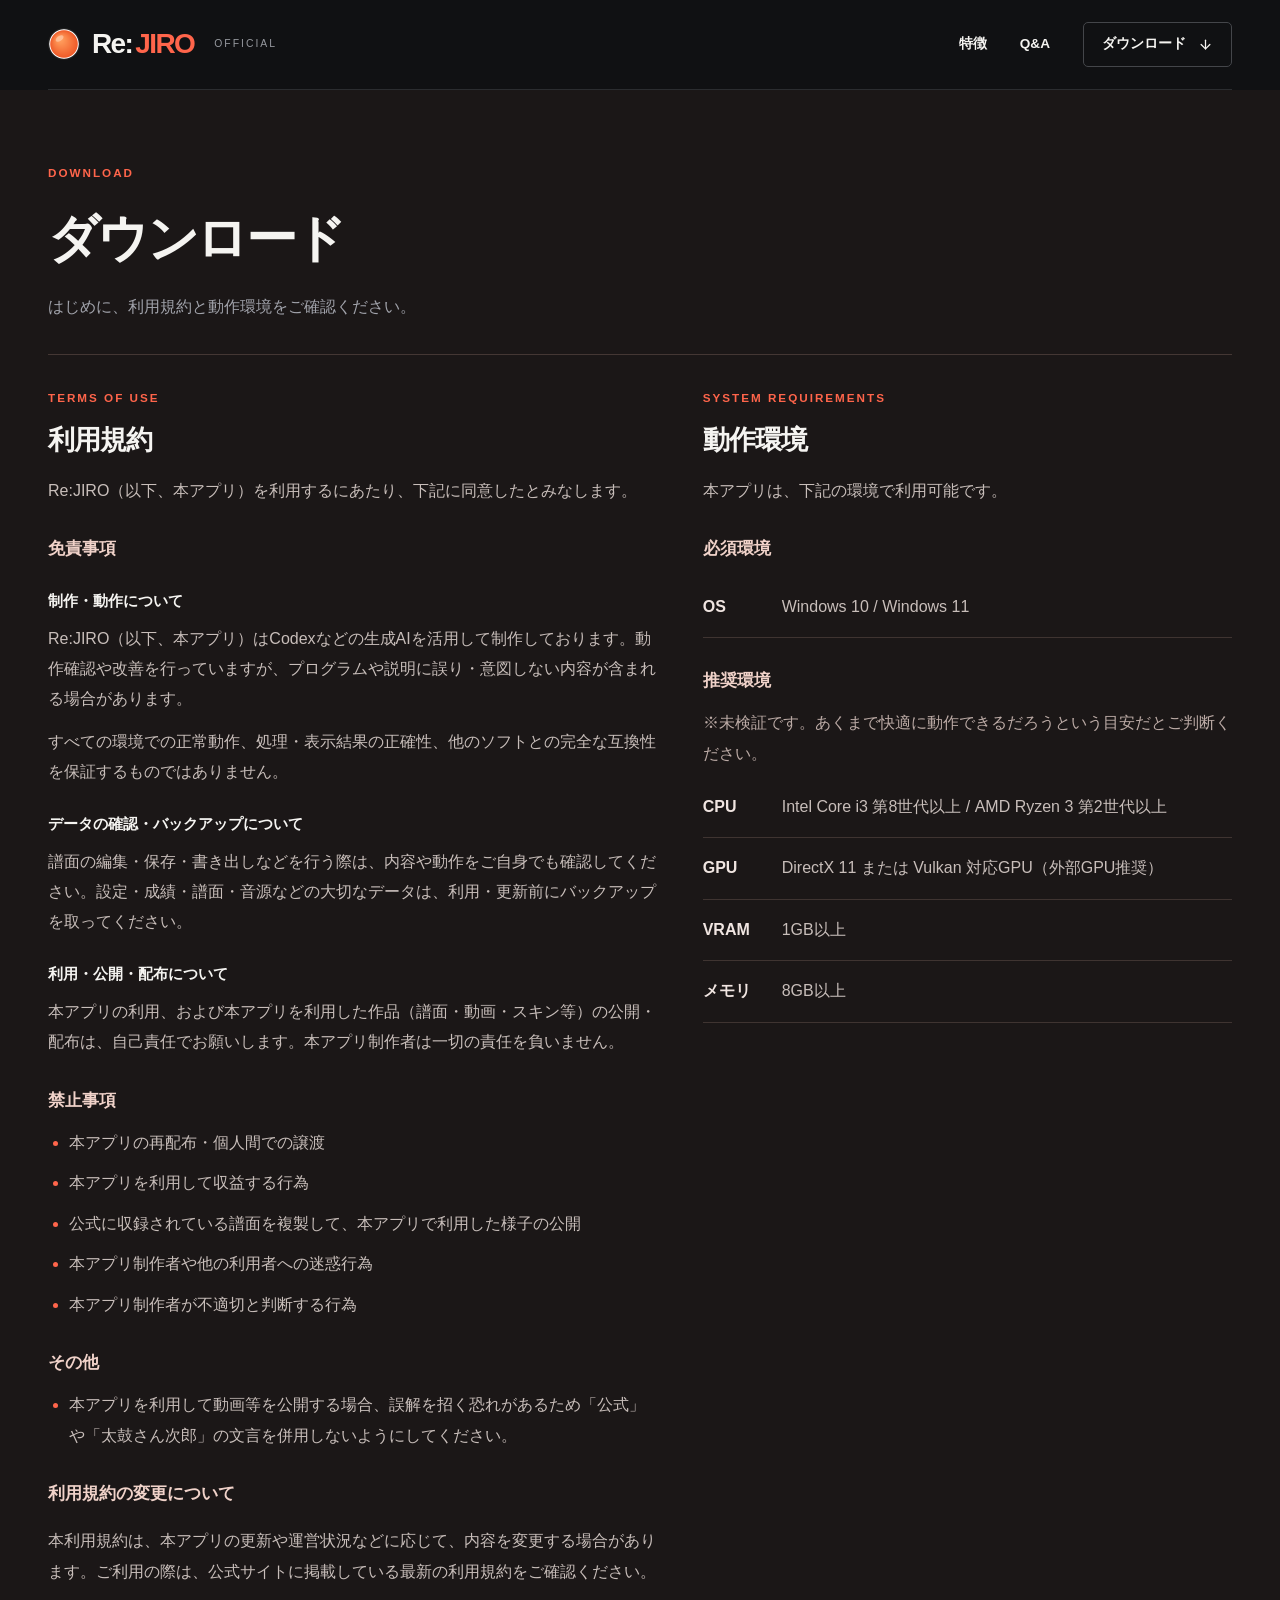
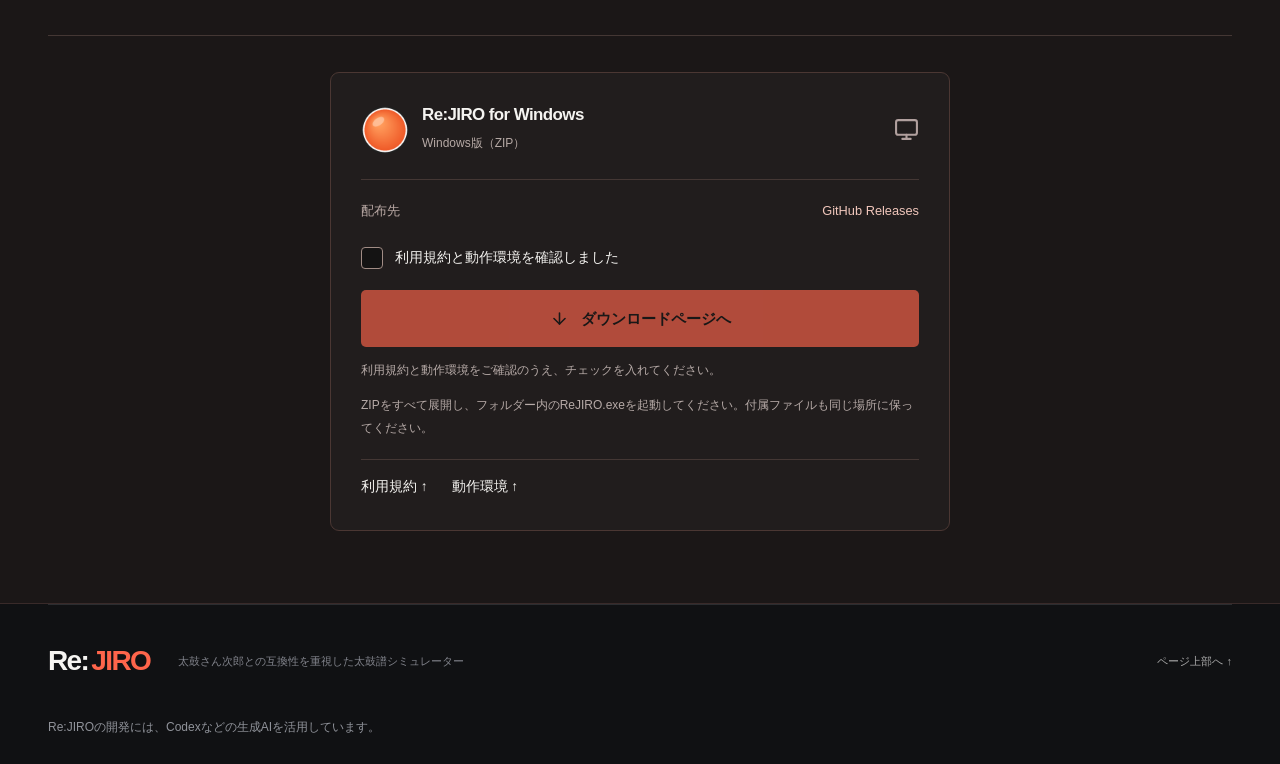
<file: download/index.html>
<!DOCTYPE html><html lang="ja"><head><meta charSet="utf-8"/><meta name="viewport" content="width=device-width, initial-scale=1"/><link rel="preload" href="/assets/icon.png" as="image"/><link rel="stylesheet" href="/_next/static/css/index.Cuo3MetW.css" data-rsc-css-href="/_next/static/css/index.Cuo3MetW.css" data-precedence="vite-rsc/importer-resources"/><link rel="modulepreload" fetchPriority="low" href="/_next/static/chunks/index-C3qRvdwd.js"/><script src="/_next/static/chunks/rolldown-runtime-C60lm6uB.js" type="module" async=""></script><script src="/_next/static/chunks/framework-D_rUT4EX.js" type="module" async=""></script><link rel="modulepreload" href="/_next/static/chunks/layout-segment-context-CIP5YzG6.js" crossorigin=""/><link rel="modulepreload" href="/_next/static/chunks/Icon-COpRllaJ.js" crossorigin=""/><link rel="modulepreload" href="/_next/static/chunks/download-confirmation-bfAPbyda.js" crossorigin=""/><link rel="modulepreload" href="/_next/static/chunks/createLucideIcon-CyYAvd9g.js" crossorigin=""/><link rel="modulepreload" href="/_next/static/chunks/stateAttributesMapping-B_fJNPYc.js" crossorigin=""/><title>ダウンロード | Re:JIRO</title><meta name="description" content="Re:JIROのダウンロード、利用規約、動作環境。"/><meta name="application-name" content="Re:JIRO"/><meta name="robots" content="noindex, nofollow, noarchive"/><link rel="icon" href="/assets/icon.png"/><link rel="canonical" href="https://rejiro-app.github.io/download/"/><meta name="google-site-verification" content="bVaZfU9XIWZZwnjP4RFUX-Zido1wekMh_oiB0BJbP-M"/><script>Object.assign(((self[Symbol.for("vinext.navigationRuntime")]??={bootstrap:{routeManifest:null},functions:{}}).bootstrap.rsc??={rsc:[]}),{params:{},nav:{"pathname":"/download","searchParams":[]}})</script><link rel="modulepreload" href="/_next/static/chunks/index-C3qRvdwd.js" />
</head><body><a class="skip" href="#main">本文へ移動</a><header class="header"><a class="brand" href="/" aria-label="Re:JIRO トップ"><img src="/assets/icon.png" alt="" width="32" height="32"/>Re:<span>JIRO</span><small>OFFICIAL</small></a><nav aria-label="メインナビゲーション"><a href="/#features">特徴</a><a href="/qa/">Q&amp;A</a><a class="nav-download" href="/download">ダウンロード <svg xmlns="http://www.w3.org/2000/svg" width="15" height="15" viewBox="0 0 24 24" fill="none" stroke="currentColor" stroke-width="2" stroke-linecap="round" stroke-linejoin="round" class="lucide lucide-arrow-down" aria-hidden="true"><path d="M12 5v14"></path><path d="m19 12-7 7-7-7"></path></svg></a></nav></header><main id="main" class="download-page"><section id="download" class="download-section"><div class="wrap download-intro"><span class="eyebrow">DOWNLOAD</span><h1>ダウンロード</h1><p>はじめに、利用規約と動作環境をご確認ください。</p></div><div class="wrap download-information"><section id="terms" class="download-document" aria-labelledby="terms-heading"><span class="eyebrow">TERMS OF USE</span><h3 id="terms-heading">利用規約</h3><p>Re:JIRO（以下、本アプリ）を利用するにあたり、下記に同意したとみなします。</p><h4>免責事項</h4><div class="disclaimer-details"><h5>制作・動作について</h5><p>Re:JIRO（以下、本アプリ）はCodexなどの生成AIを活用して制作しております。動作確認や改善を行っていますが、プログラムや説明に誤り・意図しない内容が含まれる場合があります。</p><p>すべての環境での正常動作、処理・表示結果の正確性、他のソフトとの完全な互換性を保証するものではありません。</p><h5>データの確認・バックアップについて</h5><p>譜面の編集・保存・書き出しなどを行う際は、内容や動作をご自身でも確認してください。設定・成績・譜面・音源などの大切なデータは、利用・更新前にバックアップを取ってください。</p><h5>利用・公開・配布について</h5><p>本アプリの利用、および本アプリを利用した作品（譜面・動画・スキン等）の公開・配布は、自己責任でお願いします。本アプリ制作者は一切の責任を負いません。</p></div><h4>禁止事項</h4><ul><li>本アプリの再配布・個人間での譲渡</li><li>本アプリを利用して収益する行為</li><li>公式に収録されている譜面を複製して、本アプリで利用した様子の公開</li><li>本アプリ制作者や他の利用者への迷惑行為</li><li>本アプリ制作者が不適切と判断する行為</li></ul><h4>その他</h4><ul><li>本アプリを利用して動画等を公開する場合、誤解を招く恐れがあるため「公式」や「太鼓さん次郎」の文言を併用しないようにしてください。</li></ul><h4>利用規約の変更について</h4><p>本利用規約は、本アプリの更新や運営状況などに応じて、内容を変更する場合があります。ご利用の際は、公式サイトに掲載している最新の利用規約をご確認ください。</p></section><section id="requirements" class="download-document" aria-labelledby="requirements-heading"><span class="eyebrow">SYSTEM REQUIREMENTS</span><h3 id="requirements-heading">動作環境</h3><p>本アプリは、下記の環境で利用可能です。</p><h4>必須環境</h4><dl class="requirements-list"><div><dt>OS</dt><dd>Windows 10 / Windows 11</dd></div></dl><h4>推奨環境</h4><p class="requirements-note">※未検証です。あくまで快適に動作できるだろうという目安だとご判断ください。</p><dl class="requirements-list"><div><dt>CPU</dt><dd>Intel Core i3 第8世代以上 / AMD Ryzen 3 第2世代以上</dd></div><div><dt>GPU</dt><dd>DirectX 11 または Vulkan 対応GPU（外部GPU推奨）</dd></div><div><dt>VRAM</dt><dd>1GB以上</dd></div><div><dt>メモリ</dt><dd>8GB以上</dd></div></dl></section></div><div class="wrap download-action-area"><div class="download-box"><div class="download-title"><img src="/assets/icon.png" width="48" height="48" alt=""/><div><h3>Re:JIRO for Windows</h3><span>Windows版（ZIP）</span></div><svg xmlns="http://www.w3.org/2000/svg" width="25" height="25" viewBox="0 0 24 24" fill="none" stroke="currentColor" stroke-width="2" stroke-linecap="round" stroke-linejoin="round" class="lucide lucide-monitor" aria-hidden="true"><rect width="20" height="14" x="2" y="3" rx="2"></rect><line x1="8" x2="16" y1="21" y2="21"></line><line x1="12" x2="12" y1="17" y2="21"></line></svg></div><div class="release-info"><span>配布先</span><strong>GitHub Releases</strong></div><div class="download-confirmation"><div class="download-consent"><span data-unchecked="" role="checkbox" tabindex="0" id="base-ui-_R_5fdi_" aria-checked="false" data-slot="checkbox" class="peer relative flex size-4 shrink-0 items-center justify-center rounded-[4px] border border-input transition-colors outline-none group-has-disabled/field:opacity-50 group-has-[:focus-visible]/field-label:ring-0 group-has-[:focus-visible]/field-label:not-data-checked:border-input after:absolute after:-inset-x-3 after:-inset-y-2 focus-visible:border-ring focus-visible:ring-3 focus-visible:ring-ring/50 disabled:cursor-not-allowed disabled:opacity-50 aria-invalid:border-destructive aria-invalid:ring-3 aria-invalid:ring-destructive/20 aria-invalid:aria-checked:border-primary dark:bg-input/30 dark:aria-invalid:border-destructive/50 dark:aria-invalid:ring-destructive/40 data-checked:border-primary data-checked:bg-primary data-checked:text-primary-foreground group-has-[:focus-visible]/field-label:data-checked:border-primary dark:data-checked:bg-primary download-checkbox"></span><input id="download-confirmed" style="clip-path:inset(50%);overflow:hidden;white-space:nowrap;border:0;padding:0;width:1px;height:1px;margin:-1px;position:fixed;top:0;left:0" tabindex="-1" type="checkbox" aria-hidden="true"/><label for="download-confirmed">利用規約と動作環境を確認しました</label></div><button type="button" class="button primary download-button" disabled="" aria-describedby="download-status"><svg xmlns="http://www.w3.org/2000/svg" width="19" height="19" viewBox="0 0 24 24" fill="none" stroke="currentColor" stroke-width="2" stroke-linecap="round" stroke-linejoin="round" class="lucide lucide-arrow-down" aria-hidden="true"><path d="M12 5v14"></path><path d="m19 12-7 7-7-7"></path></svg>ダウンロードページへ</button><p id="download-status" class="download-note" aria-live="polite">利用規約と動作環境をご確認のうえ、チェックを入れてください。</p></div><p class="download-note">ZIPをすべて展開し、フォルダー内のReJIRO.exeを起動してください。付属ファイルも同じ場所に保ってください。</p><nav class="download-info-links" aria-label="ダウンロード前の確認"><a href="#terms">利用規約 ↑</a><a href="#requirements">動作環境 ↑</a></nav></div></div></section></main><footer class="wrap footer"><a class="brand" href="/">Re:<span>JIRO</span></a><p>太鼓さん次郎との互換性を重視した太鼓譜シミュレーター</p><a href="#main">ページ上部へ ↑</a></footer><p class="wrap development-note">Re:JIROの開発には、Codexなどの生成AIを活用しています。</p><script type="module" src="/_next/static/chunks/index-C3qRvdwd.js" id="_R_" async=""></script><script>((self[Symbol.for("vinext.navigationRuntime")]??={bootstrap:{routeManifest:null},functions:{}}).bootstrap.rsc??={rsc:[]}).rsc.push("0:{\"page:/download\":\"$L1\",\"layout:/\":\"$L2\",\"route:/download\":\"$L3\",\"__route\":\"route:/download\",\"__interceptionContext\":null,\"__layoutIds\":[\"layout:/\"],\"__rootLayout\":\"/\",\"__bfcacheSegmentIdentities\":{\"layout:/\":\"[\\\"layout\\\",\\\"layout:/\\\",\\\"root-boundary:/\\\",\\\"\\\"]\",\"page:/download\":\"[\\\"page\\\",\\\"page:/download\\\",\\\"root-boundary:/\\\",\\\"[\\\\\\\"download\\\\\\\"]\\\"]\"},\"__srcPage\":[\"download\",\"page\"],\"__layoutFlags\":{\"layout:/\":\"s\"},\"__artifactCompatibility\":{\"schemaVersion\":1,\"graphVersion\":\"app-route-graph:36fe1ea6c57cd3a1\",\"deploymentVersion\":\"e91439ae-8fcd-49a8-928c-b0dfe33de83a\",\"appElementsSchemaVersion\":1,\"rscPayloadSchemaVersion\":1,\"rootBoundaryId\":\"/\",\"renderEpoch\":null}}\n")</script><script>((self[Symbol.for("vinext.navigationRuntime")]??={bootstrap:{routeManifest:null},functions:{}}).bootstrap.rsc??={rsc:[]}).rsc.push("4:I[\"8c0f216c4604\",[],\"Children\",1]\n")</script><script>((self[Symbol.for("vinext.navigationRuntime")]??={bootstrap:{routeManifest:null},functions:{}}).bootstrap.rsc??={rsc:[]}).rsc.push("5:I[\"593f344dc510\",[],\"GlobalErrorBoundary\",1]\n")</script><script>((self[Symbol.for("vinext.navigationRuntime")]??={bootstrap:{routeManifest:null},functions:{}}).bootstrap.rsc??={rsc:[]}).rsc.push("6:I[\"0b874ad30386\",[],\"default\",1]\n")</script><script>((self[Symbol.for("vinext.navigationRuntime")]??={bootstrap:{routeManifest:null},functions:{}}).bootstrap.rsc??={rsc:[]}).rsc.push("7:I[\"593f344dc510\",[],\"ErrorBoundary\",1]\n")</script><script>((self[Symbol.for("vinext.navigationRuntime")]??={bootstrap:{routeManifest:null},functions:{}}).bootstrap.rsc??={rsc:[]}).rsc.push("8:I[\"15c18cfaeeff\",[],\"LayoutSegmentProvider\",1]\n")</script><script>((self[Symbol.for("vinext.navigationRuntime")]??={bootstrap:{routeManifest:null},functions:{}}).bootstrap.rsc??={rsc:[]}).rsc.push("9:I[\"8c0f216c4604\",[],\"Slot\",1]\n")</script><script>((self[Symbol.for("vinext.navigationRuntime")]??={bootstrap:{routeManifest:null},functions:{}}).bootstrap.rsc??={rsc:[]}).rsc.push("a:I[\"593f344dc510\",[],\"NotFoundBoundary\",1]\n")</script><script>((self[Symbol.for("vinext.navigationRuntime")]??={bootstrap:{routeManifest:null},functions:{}}).bootstrap.rsc??={rsc:[]}).rsc.push("b:I[\"9276801271d6\",[],\"AppRouterScrollTarget\",1]\n")</script><script>((self[Symbol.for("vinext.navigationRuntime")]??={bootstrap:{routeManifest:null},functions:{}}).bootstrap.rsc??={rsc:[]}).rsc.push("c:I[\"593f344dc510\",[],\"RedirectBoundary\",1]\n")</script><script>((self[Symbol.for("vinext.navigationRuntime")]??={bootstrap:{routeManifest:null},functions:{}}).bootstrap.rsc??={rsc:[]}).rsc.push(":HL[\"/_next/static/css/index.Cuo3MetW.css\",\"style\"     ]\n")</script><script>((self[Symbol.for("vinext.navigationRuntime")]??={bootstrap:{routeManifest:null},functions:{}}).bootstrap.rsc??={rsc:[]}).rsc.push("2:[[[\"$\",\"link\",\"css:/_next/static/css/index.Cuo3MetW.css\",{\"rel\":\"stylesheet\",\"precedence\":\"vite-rsc/importer-resources\",\"href\":\"/_next/static/css/index.Cuo3MetW.css\",\"data-rsc-css-href\":\"/_next/static/css/index.Cuo3MetW.css\"}],\"$undefined\"],[\"$\",\"html\",null,{\"lang\":\"ja\",\"children\":[\"$\",\"body\",null,{\"children\":[\"$\",\"$L4\",null,{}]}]}]]\n")</script><script>((self[Symbol.for("vinext.navigationRuntime")]??={bootstrap:{routeManifest:null},functions:{}}).bootstrap.rsc??={rsc:[]}).rsc.push("3:[[[\"$\",\"meta\",null,{\"charSet\":\"utf-8\"}],[[\"$\",\"title\",\"0\",{\"children\":\"ダウンロード | Re:JIRO\"}],[\"$\",\"meta\",\"1\",{\"name\":\"description\",\"content\":\"Re:JIROのダウンロード、利用規約、動作環境。\"}],[\"$\",\"meta\",\"2\",{\"name\":\"application-name\",\"content\":\"Re:JIRO\"}],[\"$\",\"meta\",\"3\",{\"name\":\"robots\",\"content\":\"noindex, nofollow, noarchive\"}],[\"$\",\"link\",\"4\",{\"data-vinext-streamed-icon\":\"$undefined\",\"rel\":\"icon\",\"href\":\"/assets/icon.png\",\"type\":\"$undefined\",\"sizes\":\"$undefined\",\"color\":\"$undefined\",\"media\":\"$undefined\",\"fetchPriority\":\"$undefined\"}],[\"$\",\"link\",\"5\",{\"rel\":\"canonical\",\"href\":\"https://rejiro-app.github.io/download/\"}],[\"$\",\"meta\",\"6\",{\"name\":\"google-site-verification\",\"content\":\"bVaZfU9XIWZZwnjP4RFUX-Zido1wekMh_oiB0BJbP-M\"}]],[[\"$\",\"meta\",\"0\",{\"name\":\"viewport\",\"content\":\"width=device-width, initial-scale=1\"}]]],[\"$\",\"$L5\",null,{\"fallback\":\"$6\",\"children\":[\"$\",\"$L7\",null,{\"fallback\":\"$6\",\"children\":[\"$\",\"$L8\",null,{\"providerId\":\"layout:/\",\"segmentMap\":{\"children\":[\"download\"]},\"children\":[\"$\",\"$L9\",null,{\"id\":\"layout:/\",\"parallelSlots\":\"$undefined\",\"children\":[\"$\",\"$La\",null,{\"resetKey\":\"download\",\"fallback\":[[\"$\",\"title\",null,{\"children\":\"404: This page could not be found.\"}],[\"$\",\"div\",null,{\"style\":{\"fontFamily\":\"system-ui,\\\"Segoe UI\\\",Roboto,Helvetica,Arial,sans-serif,\\\"Apple Color Emoji\\\",\\\"Segoe UI Emoji\\\"\",\"height\":\"100vh\",\"textAlign\":\"center\",\"display\":\"flex\",\"flexDirection\":\"column\",\"alignItems\":\"center\",\"justifyContent\":\"center\"},\"children\":[\"$\",\"div\",null,{\"children\":[[\"$\",\"style\",null,{\"dangerouslySetInnerHTML\":{\"__html\":\"body{color:#000;background:#fff;margin:0}.next-error-h1{border-right:1px solid rgba(0,0,0,.3)}@media (prefers-color-scheme:dark){body{color:#fff;background:#000}.next-error-h1{border-right:1px solid rgba(255,255,255,.3)}}\"}}],[\"$\",\"h1\",null,{\"className\":\"next-error-h1\",\"style\":{\"display\":\"inline-block\",\"margin\":\"0 20px 0 0\",\"padding\":\"0 23px 0 0\",\"fontSize\":24,\"fontWeight\":500,\"verticalAlign\":\"top\",\"lineHeight\":\"49px\"},\"children\":404}],[\"$\",\"div\",null,{\"style\":{\"display\":\"inline-block\"},\"children\":[\"$\",\"h2\",null,{\"style\":{\"fontSize\":14,\"fontWeight\":400,\"lineHeight\":\"49px\",\"margin\":0},\"children\":\"This page could not be found.\"}]}]]}]}]],\"children\":[\"$\",\"$Lb\",null,{\"children\":[\"$\",\"$Lc\",null,{\"children\":[[\"$\",\"$L8\",null,{\"providerId\":\"page:/download\",\"segmentMap\":{\"children\":[\"__PAGE__\"]},\"children\":[\"$\",\"$L9\",null,{\"id\":\"page:/download\"}]}],null]}]}]}]}]}]}]}],null,null]\n")</script><script>((self[Symbol.for("vinext.navigationRuntime")]??={bootstrap:{routeManifest:null},functions:{}}).bootstrap.rsc??={rsc:[]}).rsc.push("d:I[\"339f946bc456\",[],\"default\",1]\n")</script><script>((self[Symbol.for("vinext.navigationRuntime")]??={bootstrap:{routeManifest:null},functions:{}}).bootstrap.rsc??={rsc:[]}).rsc.push("e:I[\"6396d85d3a6e\",[],\"default\",1]\n")</script><script>((self[Symbol.for("vinext.navigationRuntime")]??={bootstrap:{routeManifest:null},functions:{}}).bootstrap.rsc??={rsc:[]}).rsc.push(":HL[\"/assets/icon.png\",\"image\"]\n")</script><script>((self[Symbol.for("vinext.navigationRuntime")]??={bootstrap:{routeManifest:null},functions:{}}).bootstrap.rsc??={rsc:[]}).rsc.push("1:[[\"$\",\"a\",null,{\"className\":\"skip\",\"href\":\"#main\",\"children\":\"本文へ移動\"}],[\"$\",\"header\",null,{\"className\":\"header\",\"children\":[[\"$\",\"a\",null,{\"className\":\"brand\",\"href\":\"/\",\"aria-label\":\"Re:JIRO トップ\",\"children\":[[\"$\",\"img\",null,{\"src\":\"/assets/icon.png\",\"alt\":\"\",\"width\":\"32\",\"height\":\"32\"}],\"Re:\",[\"$\",\"span\",null,{\"children\":\"JIRO\"}],[\"$\",\"small\",null,{\"children\":\"OFFICIAL\"}]]}],[\"$\",\"nav\",null,{\"aria-label\":\"メインナビゲーション\",\"children\":[[\"$\",\"a\",null,{\"href\":\"/#features\",\"children\":\"特徴\"}],[\"$\",\"a\",null,{\"href\":\"/qa/\",\"children\":\"Q\u0026A\"}],[\"$\",\"a\",null,{\"className\":\"nav-download\",\"href\":\"/download\",\"children\":[\"ダウンロード \",[\"$\",\"$Ld\",null,{\"ref\":\"$undefined\",\"iconNode\":[[\"path\",{\"d\":\"M12 5v14\",\"key\":\"s699le\"}],[\"path\",{\"d\":\"m19 12-7 7-7-7\",\"key\":\"1idqje\"}]],\"className\":\"lucide-arrow-down\",\"size\":15}]]}]]}]]}],[\"$\",\"main\",null,{\"id\":\"main\",\"className\":\"download-page\",\"children\":[\"$\",\"section\",null,{\"id\":\"download\",\"className\":\"download-section\",\"children\":[[\"$\",\"div\",null,{\"className\":\"wrap download-intro\",\"children\":[[\"$\",\"span\",null,{\"className\":\"eyebrow\",\"children\":\"DOWNLOAD\"}],[\"$\",\"h1\",null,{\"children\":\"ダウンロード\"}],[\"$\",\"p\",null,{\"children\":\"はじめに、利用規約と動作環境をご確認ください。\"}]]}],[\"$\",\"div\",null,{\"className\":\"wrap download-information\",\"children\":[[\"$\",\"section\",null,{\"id\":\"terms\",\"className\":\"download-document\",\"aria-labelledby\":\"terms-heading\",\"children\":[[\"$\",\"span\",null,{\"className\":\"eyebrow\",\"children\":\"TERMS OF USE\"}],[\"$\",\"h3\",null,{\"id\":\"terms-heading\",\"children\":\"利用規約\"}],[\"$\",\"p\",null,{\"children\":\"Re:JIRO（以下、本アプリ）を利用するにあたり、下記に同意したとみなします。\"}],[\"$\",\"h4\",null,{\"children\":\"免責事項\"}],[\"$\",\"div\",null,{\"className\":\"disclaimer-details\",\"children\":[[\"$\",\"h5\",null,{\"children\":\"制作・動作について\"}],[\"$\",\"p\",null,{\"children\":\"Re:JIRO（以下、本アプリ）はCodexなどの生成AIを活用して制作しております。動作確認や改善を行っていますが、プログラムや説明に誤り・意図しない内容が含まれる場合があります。\"}],[\"$\",\"p\",null,{\"children\":\"すべての環境での正常動作、処理・表示結果の正確性、他のソフトとの完全な互換性を保証するものではありません。\"}],[\"$\",\"h5\",null,{\"children\":\"データの確認・バックアップについて\"}],[\"$\",\"p\",null,{\"children\":\"譜面の編集・保存・書き出しなどを行う際は、内容や動作をご自身でも確認してください。設定・成績・譜面・音源などの大切なデータは、利用・更新前にバックアップを取ってください。\"}],[\"$\",\"h5\",null,{\"children\":\"利用・公開・配布について\"}],[\"$\",\"p\",null,{\"children\":\"本アプリの利用、および本アプリを利用した作品（譜面・動画・スキン等）の公開・配布は、自己責任でお願いします。本アプリ制作者は一切の責任を負いません。\"}]]}],[\"$\",\"h4\",null,{\"children\":\"禁止事項\"}],[\"$\",\"ul\",null,{\"children\":[[\"$\",\"li\",null,{\"children\":\"本アプリの再配布・個人間での譲渡\"}],[\"$\",\"li\",null,{\"children\":\"本アプリを利用して収益する行為\"}],[\"$\",\"li\",null,{\"children\":\"公式に収録されている譜面を複製して、本アプリで利用した様子の公開\"}],[\"$\",\"li\",null,{\"children\":\"本アプリ制作者や他の利用者への迷惑行為\"}],[\"$\",\"li\",null,{\"children\":\"本アプリ制作者が不適切と判断する行為\"}]]}],[\"$\",\"h4\",null,{\"children\":\"その他\"}],[\"$\",\"ul\",null,{\"children\":[\"$\",\"li\",null,{\"children\":\"本アプリを利用して動画等を公開する場合、誤解を招く恐れがあるため「公式」や「太鼓さん次郎」の文言を併用しないようにしてください。\"}]}],[\"$\",\"h4\",null,{\"children\":\"利用規約の変更について\"}],[\"$\",\"p\",null,{\"children\":\"本利用規約は、本アプリの更新や運営状況などに応じて、内容を変更する場合があります。ご利用の際は、公式サイトに掲載している最新の利用規約をご確認ください。\"}]]}],[\"$\",\"section\",null,{\"id\":\"requirements\",\"className\":\"download-document\",\"aria-labelledby\":\"requirements-heading\",\"children\":[[\"$\",\"span\",null,{\"className\":\"eyebrow\",\"children\":\"SYSTEM REQUIREMENTS\"}],[\"$\",\"h3\",null,{\"id\":\"requirements-heading\",\"children\":\"動作環境\"}],[\"$\",\"p\",null,{\"children\":\"本アプリは、下記の環境で利用可能です。\"}],[\"$\",\"h4\",null,{\"children\":\"必須環境\"}],[\"$\",\"dl\",null,{\"className\":\"requirements-list\",\"children\":[\"$\",\"div\",null,{\"children\":[[\"$\",\"dt\",null,{\"children\":\"OS\"}],[\"$\",\"dd\",null,{\"children\":\"Windows 10 / Windows 11\"}]]}]}],[\"$\",\"h4\",null,{\"children\":\"推奨環境\"}],[\"$\",\"p\",null,{\"className\":\"requirements-note\",\"children\":\"※未検証です。あくまで快適に動作できるだろうという目安だとご判断ください。\"}],[\"$\",\"dl\",null,{\"className\":\"requirements-list\",\"children\":[[\"$\",\"div\",null,{\"children\":[[\"$\",\"dt\",null,{\"children\":\"CPU\"}],[\"$\",\"dd\",null,{\"children\":\"Intel Core i3 第8世代以上 / AMD Ryzen 3 第2世代以上\"}]]}],[\"$\",\"div\",null,{\"children\":[[\"$\",\"dt\",null,{\"children\":\"GPU\"}],[\"$\",\"dd\",null,{\"children\":\"DirectX 11 または Vulkan 対応GPU（外部GPU推奨）\"}]]}],[\"$\",\"div\",null,{\"children\":[[\"$\",\"dt\",null,{\"children\":\"VRAM\"}],[\"$\",\"dd\",null,{\"children\":\"1GB以上\"}]]}],[\"$\",\"div\",null,{\"children\":[[\"$\",\"dt\",null,{\"children\":\"メモリ\"}],[\"$\",\"dd\",null,{\"children\":\"8GB以上\"}]]}]]}]]}]]}],[\"$\",\"div\",null,{\"className\":\"wrap download-action-area\",\"children\":[\"$\",\"div\",null,{\"className\":\"download-box\",\"children\":[[\"$\",\"div\",null,{\"className\":\"download-title\",\"children\":[[\"$\",\"img\",null,{\"src\":\"/assets/icon.png\",\"width\":\"48\",\"height\":\"48\",\"alt\":\"\"}],[\"$\",\"div\",null,{\"children\":[[\"$\",\"h3\",null,{\"children\":\"Re:JIRO for Windows\"}],[\"$\",\"span\",null,{\"children\":\"Windows版（ZIP）\"}]]}],[\"$\",\"$Ld\",null,{\"ref\":\"$undefined\",\"iconNode\":[[\"rect\",{\"width\":\"20\",\"height\":\"14\",\"x\":\"2\",\"y\":\"3\",\"rx\":\"2\",\"key\":\"48i651\"}],[\"line\",{\"x1\":\"8\",\"x2\":\"16\",\"y1\":\"21\",\"y2\":\"21\",\"key\":\"1svkeh\"}],[\"line\",{\"x1\":\"12\",\"x2\":\"12\",\"y1\":\"17\",\"y2\":\"21\",\"key\":\"vw1qmm\"}]],\"className\":\"lucide-monitor\",\"size\":25}]]}],[\"$\",\"div\",null,{\"className\":\"release-info\",\"children\":[[\"$\",\"span\",null,{\"children\":\"配布先\"}],[\"$\",\"strong\",null,{\"children\":\"GitHub Releases\"}]]}],[\"$\",\"$Le\",null,{\"downloadUrl\":\"https://github.com/rejiro-app/rejiro-releases/releases\"}],\"$Lf\",\"$L10\"]}]}]]}]}],\"$L11\",\"$L12\"]\n")</script><script>((self[Symbol.for("vinext.navigationRuntime")]??={bootstrap:{routeManifest:null},functions:{}}).bootstrap.rsc??={rsc:[]}).rsc.push("f:[\"$\",\"p\",null,{\"className\":\"download-note\",\"children\":\"ZIPをすべて展開し、フォルダー内のReJIRO.exeを起動してください。付属ファイルも同じ場所に保ってください。\"}]\n")</script><script>((self[Symbol.for("vinext.navigationRuntime")]??={bootstrap:{routeManifest:null},functions:{}}).bootstrap.rsc??={rsc:[]}).rsc.push("10:[\"$\",\"nav\",null,{\"className\":\"download-info-links\",\"aria-label\":\"ダウンロード前の確認\",\"children\":[[\"$\",\"a\",null,{\"href\":\"#terms\",\"children\":\"利用規約 ↑\"}],[\"$\",\"a\",null,{\"href\":\"#requirements\",\"children\":\"動作環境 ↑\"}]]}]\n")</script><script>((self[Symbol.for("vinext.navigationRuntime")]??={bootstrap:{routeManifest:null},functions:{}}).bootstrap.rsc??={rsc:[]}).rsc.push("11:[\"$\",\"footer\",null,{\"className\":\"wrap footer\",\"children\":[[\"$\",\"a\",null,{\"className\":\"brand\",\"href\":\"/\",\"children\":[\"Re:\",[\"$\",\"span\",null,{\"children\":\"JIRO\"}]]}],[\"$\",\"p\",null,{\"children\":\"太鼓さん次郎との互換性を重視した太鼓譜シミュレーター\"}],[\"$\",\"a\",null,{\"href\":\"#main\",\"children\":\"ページ上部へ ↑\"}]]}]\n")</script><script>((self[Symbol.for("vinext.navigationRuntime")]??={bootstrap:{routeManifest:null},functions:{}}).bootstrap.rsc??={rsc:[]}).rsc.push("12:[\"$\",\"p\",null,{\"className\":\"wrap development-note\",\"children\":\"Re:JIROの開発には、Codexなどの生成AIを活用しています。\"}]\n")</script><script>Object.assign(((self[Symbol.for("vinext.navigationRuntime")]??={bootstrap:{routeManifest:null},functions:{}}).bootstrap.rsc??={rsc:[]}),{"initialCacheKind":"static"});((self[Symbol.for("vinext.navigationRuntime")]??={bootstrap:{routeManifest:null},functions:{}}).bootstrap.rsc??={rsc:[]}).done=true</script></body></html>
</file>
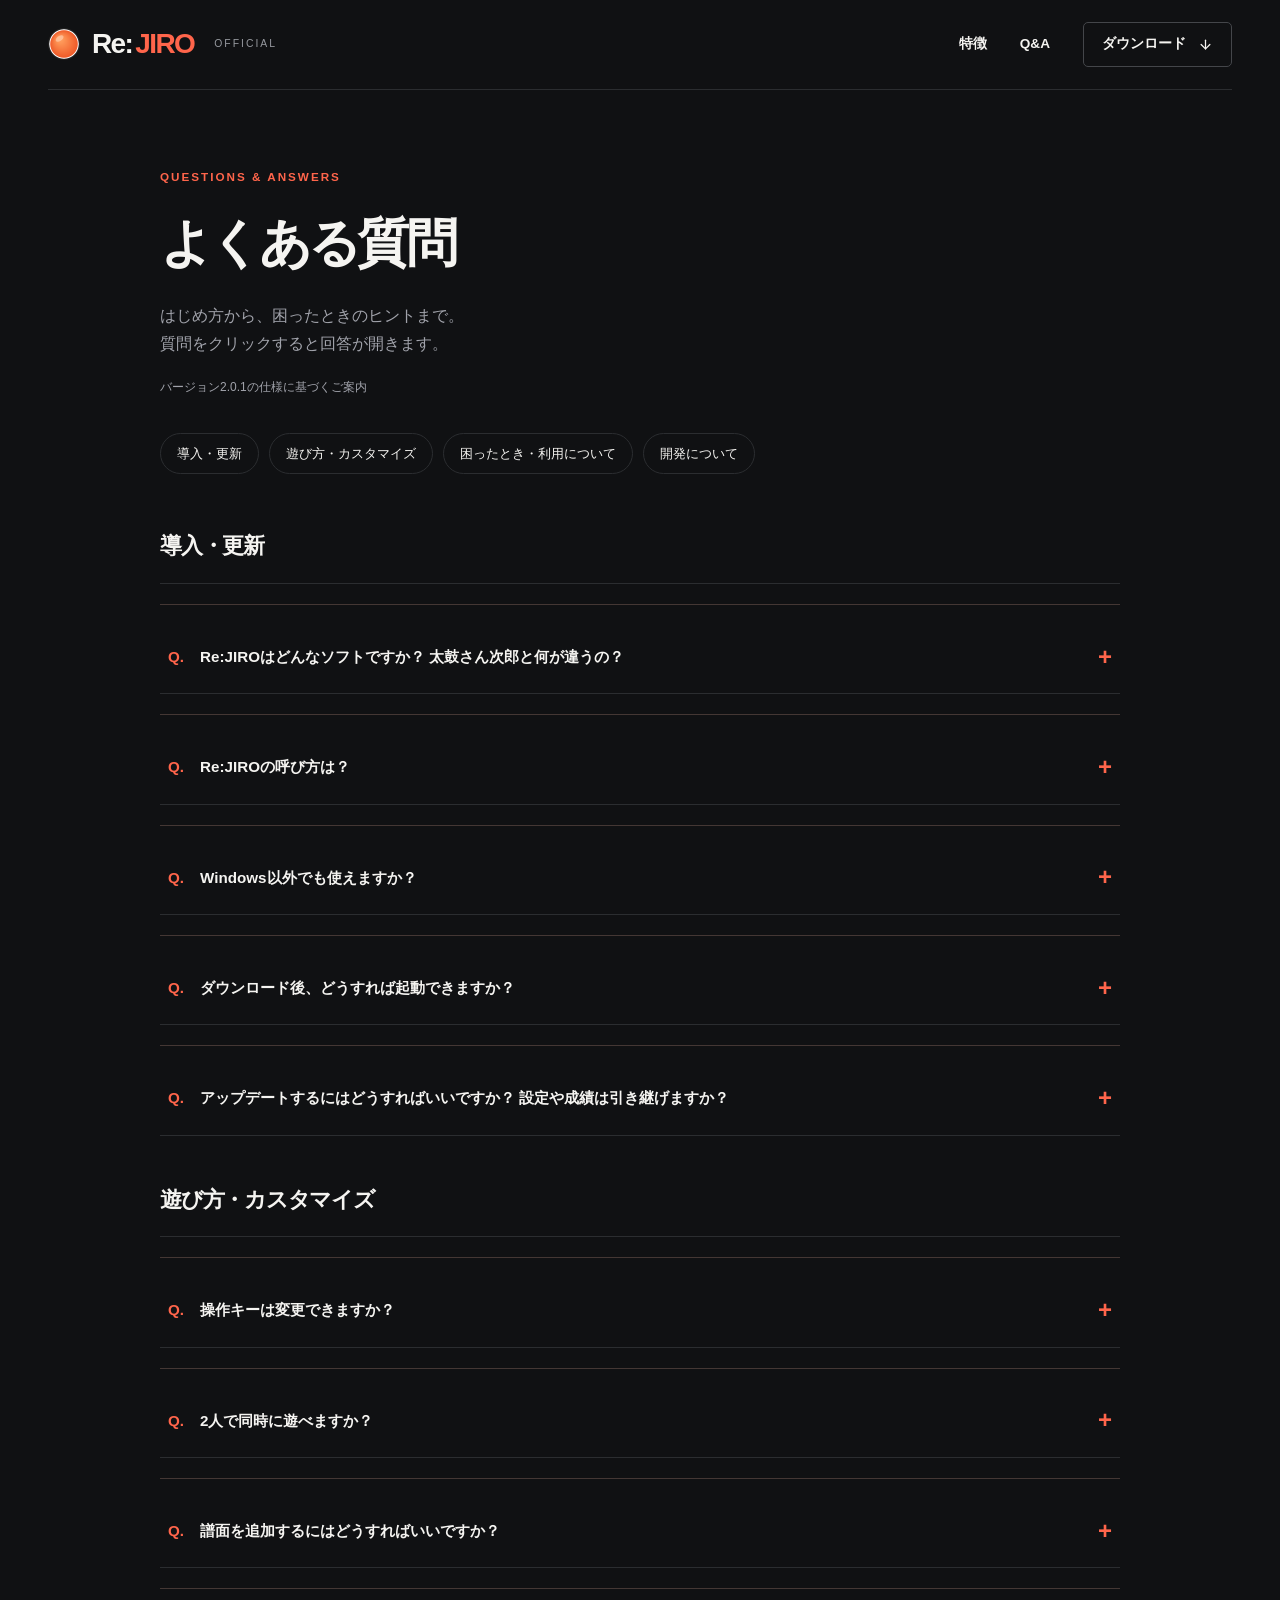
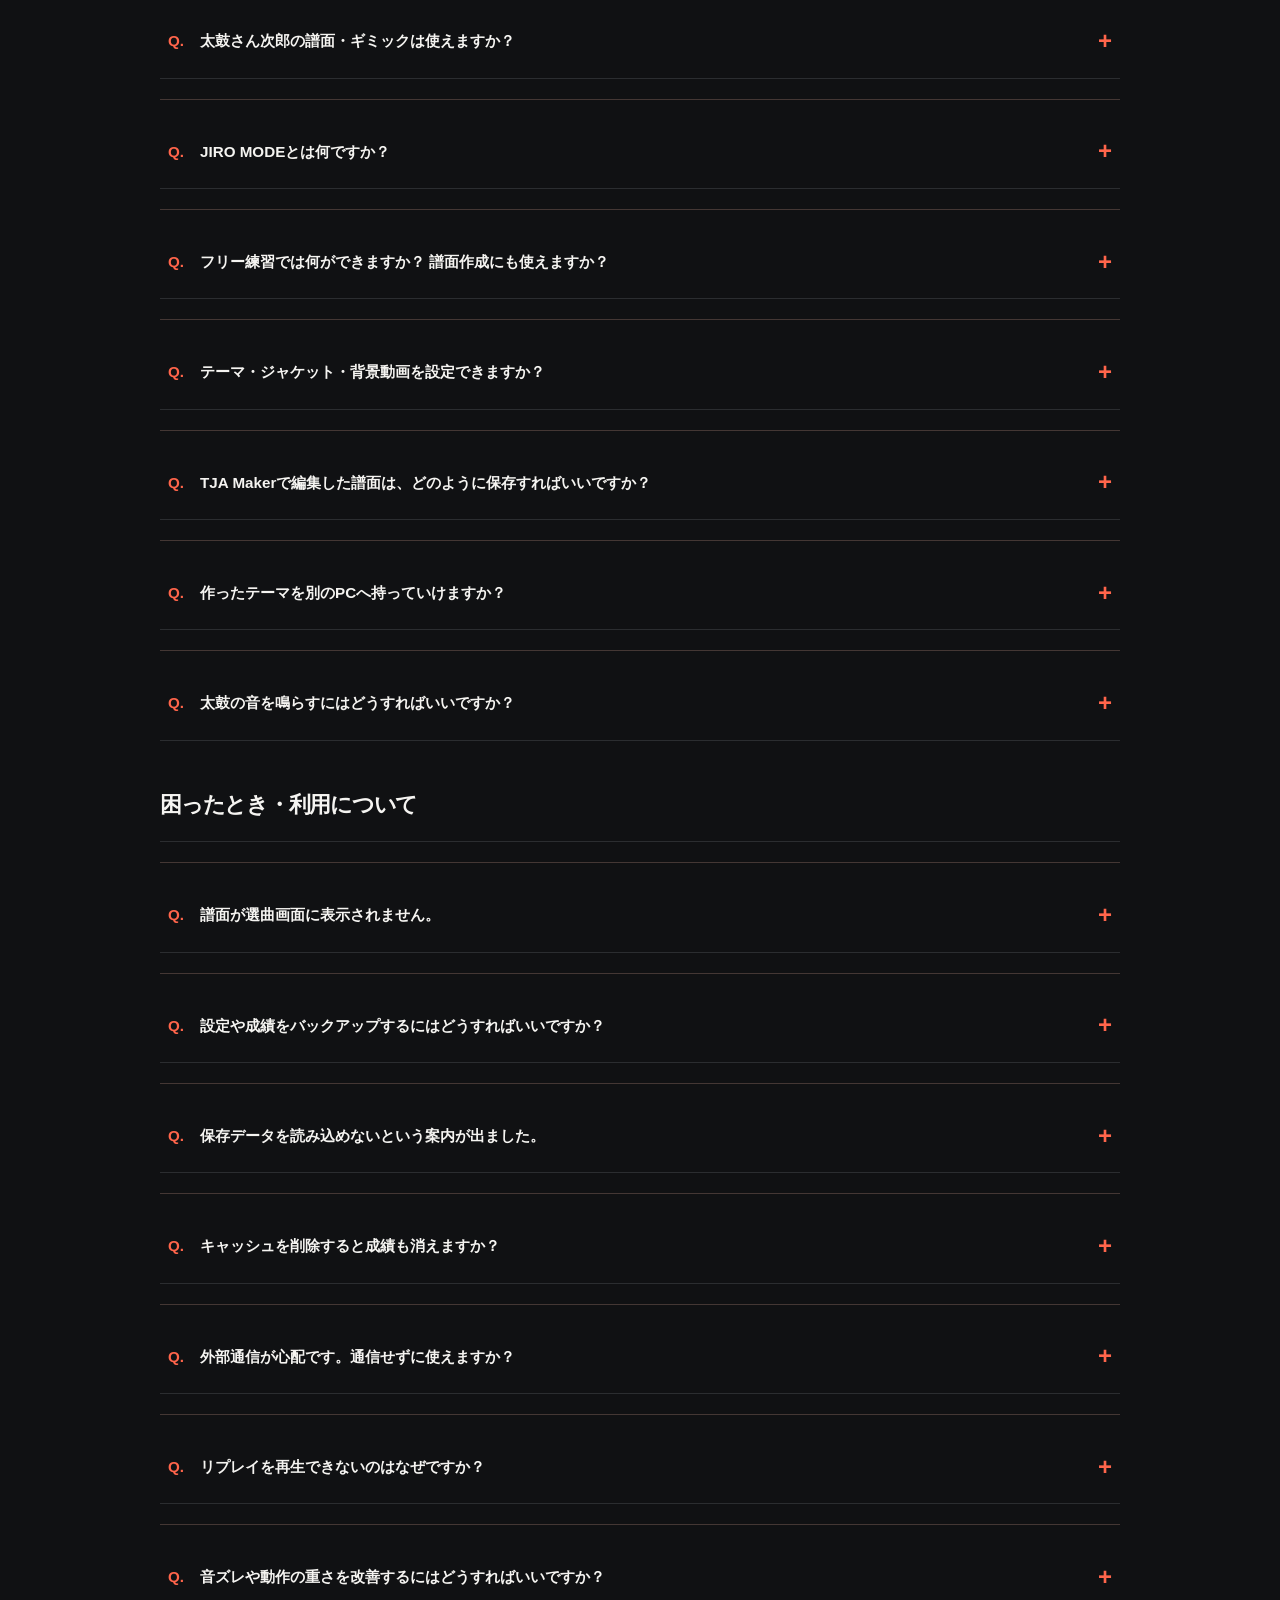
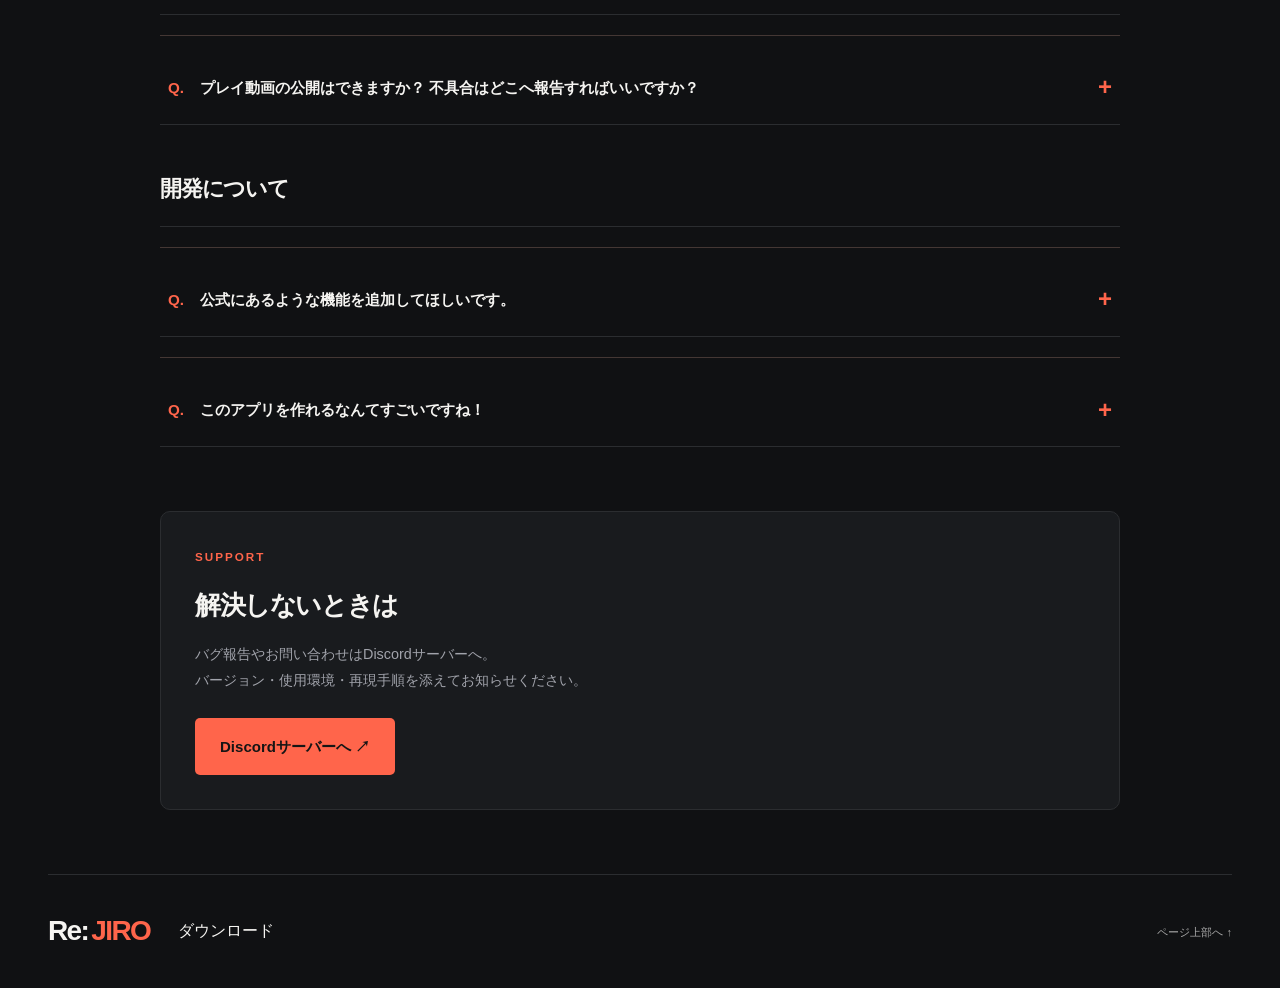
<file: qa/index.html>
<!DOCTYPE html><html lang="ja"><head><meta charSet="utf-8"/><meta name="viewport" content="width=device-width, initial-scale=1"/><link rel="preload" href="/assets/icon.png" as="image"/><link rel="stylesheet" href="/_next/static/css/index.Cuo3MetW.css" data-rsc-css-href="/_next/static/css/index.Cuo3MetW.css" data-precedence="vite-rsc/importer-resources"/><link rel="stylesheet" href="/_next/static/css/page.Gq1WuijN.css" data-rsc-css-href="/_next/static/css/page.Gq1WuijN.css" data-precedence="vite-rsc/importer-resources"/><link rel="modulepreload" fetchPriority="low" href="/_next/static/chunks/index-C3qRvdwd.js"/><script src="/_next/static/chunks/rolldown-runtime-C60lm6uB.js" type="module" async=""></script><script src="/_next/static/chunks/framework-D_rUT4EX.js" type="module" async=""></script><link rel="modulepreload" href="/_next/static/chunks/layout-segment-context-CIP5YzG6.js" crossorigin=""/><link rel="modulepreload" href="/_next/static/chunks/Icon-COpRllaJ.js" crossorigin=""/><link rel="modulepreload" href="/_next/static/chunks/image-preview-DPKLxYUA.js" crossorigin=""/><link rel="modulepreload" href="/_next/static/chunks/button-DaXsFBML.js" crossorigin=""/><link rel="modulepreload" href="/_next/static/chunks/createLucideIcon-CyYAvd9g.js" crossorigin=""/><link rel="modulepreload" href="/_next/static/chunks/stateAttributesMapping-B_fJNPYc.js" crossorigin=""/><title>Q&amp;A | Re:JIRO</title><meta name="description" content="Re:JIROの導入・更新、遊び方、カスタマイズ、困ったときのよくある質問。"/><meta name="application-name" content="Re:JIRO"/><meta name="robots" content="index, follow"/><meta property="og:title" content="よくある質問（Q&amp;A） | Re:JIRO公式サイト"/><meta property="og:description" content="Re:JIROの導入・更新・遊び方・トラブル解決のQ&amp;A。"/><meta property="og:url" content="https://rejiro-app.github.io/qa/"/><meta property="og:site_name" content="Re:JIRO公式サイト"/><meta property="og:type" content="website"/><meta property="og:locale" content="ja_JP"/><meta property="og:image" content="https://rejiro-app.github.io/assets/hero-default.png"/><meta name="twitter:card" content="summary_large_image"/><meta name="twitter:title" content="よくある質問（Q&amp;A） | Re:JIRO公式サイト"/><meta name="twitter:description" content="Re:JIROの導入・更新・遊び方・トラブル解決のQ&amp;A。"/><meta name="twitter:image" content="https://rejiro-app.github.io/assets/hero-default.png"/><link rel="icon" href="/assets/icon.png"/><link rel="canonical" href="https://rejiro-app.github.io/qa/"/><meta name="google-site-verification" content="bVaZfU9XIWZZwnjP4RFUX-Zido1wekMh_oiB0BJbP-M"/><script>Object.assign(((self[Symbol.for("vinext.navigationRuntime")]??={bootstrap:{routeManifest:null},functions:{}}).bootstrap.rsc??={rsc:[]}),{params:{},nav:{"pathname":"/qa","searchParams":[]}})</script><link rel="modulepreload" href="/_next/static/chunks/index-C3qRvdwd.js" />
</head><body><a class="skip" href="#main">本文へ移動</a><header class="header"><a class="brand" href="/" aria-label="Re:JIRO トップ"><img src="/assets/icon.png" alt="" width="32" height="32"/>Re:<span>JIRO</span><small>OFFICIAL</small></a><nav aria-label="メインナビゲーション"><a href="/#features">特徴</a><a href="/qa/">Q&amp;A</a><a class="nav-download" href="/download">ダウンロード <svg xmlns="http://www.w3.org/2000/svg" width="15" height="15" viewBox="0 0 24 24" fill="none" stroke="currentColor" stroke-width="2" stroke-linecap="round" stroke-linejoin="round" class="lucide lucide-arrow-down" aria-hidden="true"><path d="M12 5v14"></path><path d="m19 12-7 7-7-7"></path></svg></a></nav></header><main id="main" class="wrap faq-page"><div class="faq-intro"><span class="eyebrow">QUESTIONS &amp; ANSWERS</span><h1>よくある質問</h1><p>はじめ方から、困ったときのヒントまで。<br/>質問をクリックすると回答が開きます。</p><small>バージョン2.0.1の仕様に基づくご案内</small></div><nav class="faq-categories" aria-label="Q&amp;Aの分類"><a href="#category-0">導入・更新</a><a href="#category-1">遊び方・カスタマイズ</a><a href="#category-2">困ったとき・利用について</a><a href="#category-3">開発について</a></nav><section class="faq-group" id="category-0" aria-labelledby="heading-0"><h2 id="heading-0">導入・更新</h2><div class="faq-items"><details class="faq-item" id="question-0-0"><summary><span class="faq-q" aria-hidden="true">Q.</span><span>Re:JIROはどんなソフトですか？ 太鼓さん次郎と何が違うの？</span><span class="faq-toggle" aria-hidden="true">+</span></summary><div class="faq-answer"><div><p>太鼓さん次郎との互換性を重視した、Windows向けの太鼓譜シミュレーターです。太鼓さん次郎とは別のアプリで、TJA譜面やギミックの再現を大切にしながら、選曲画面の使いやすさやカスタマイズ性にも力を入れています。2Pプレイ、段位モード（1P専用）、フリー練習、Theme Studio、ジャケット画像・動画背景、プレイ履歴・リプレイなどが特徴です。譜面編集用のTJA Maker β、Music Player、Chart Review βも搭載しています。すべての譜面が太鼓さん次郎と完全に同じ動作になるわけではありません。</p></div></div></details><details class="faq-item" id="question-0-1"><summary><span class="faq-q" aria-hidden="true">Q.</span><span>Re:JIROの呼び方は？</span><span class="faq-toggle" aria-hidden="true">+</span></summary><div class="faq-answer"><div><p>アプリ制作者は「令和版太鼓さん次郎」という意味合いで、「れ・じろう」と考えています。ただ、正直「り・じろう」でも構いません。お好きな方で呼んでください。</p></div></div></details><details class="faq-item" id="question-0-2"><summary><span class="faq-q" aria-hidden="true">Q.</span><span>Windows以外でも使えますか？</span><span class="faq-toggle" aria-hidden="true">+</span></summary><div class="faq-answer"><div><p>対応OSはWindows 10／Windows 11（64bit）です。macOS・Linux・スマートフォンは動作対象外です。</p></div></div></details><details class="faq-item" id="question-0-3"><summary><span class="faq-q" aria-hidden="true">Q.</span><span>ダウンロード後、どうすれば起動できますか？</span><span class="faq-toggle" aria-hidden="true">+</span></summary><div class="faq-answer"><div><p>ダウンロードしたZIPを、書き込み可能なフォルダーへすべて展開し、最上位の「ReJIRO.exe」を起動してください。ZIP内から直接起動したり、EXEだけを移動したりせず、付属フォルダーも一式で残してください。初回は通信の許可確認とチュートリアルがあります。外部通信を許可しなくても、ローカルの譜面・音源でプレイできます。</p></div></div></details><details class="faq-item" id="question-0-4"><summary><span class="faq-q" aria-hidden="true">Q.</span><span>アップデートするにはどうすればいいですか？ 設定や成績は引き継げますか？</span><span class="faq-toggle" aria-hidden="true">+</span></summary><div class="faq-answer"><div><p>「設定 → その他 → アップデートの確認」から更新できます。外部通信の許可が必要で、初期設定は「通知のみ」です。更新をダウンロードすると次回起動時の適用を準備できます。「自動更新」も選択できます。詳しくは<a href="https://github.com/rejiro-app/rejiro-releases/blob/main/updates.md">更新の確認と自動更新</a>をご確認ください。設定・成績・楽曲・プロジェクトなどの保存データは保持します。</p><p>更新機能のない旧版や、手動で更新する場合は、アプリを終了して使用中のフォルダー全体をバックアップし、<a href="https://github.com/rejiro-app/rejiro-releases/blob/main/README.md#更新方法">GitHubの更新手順</a>に従って本体・更新用ファイル・説明書を入れ替えてください。既存の <code>data</code>・<code>song</code>・<code>snd</code>・<code>TJA Maker Projects</code> は削除・置き換えしないでください。外部に保存した譜面やプロジェクトも、別途バックアップしてください。</p></div></div></details></div></section><section class="faq-group" id="category-1" aria-labelledby="heading-1"><h2 id="heading-1">遊び方・カスタマイズ</h2><div class="faq-items"><details class="faq-item" id="question-1-0"><summary><span class="faq-q" aria-hidden="true">Q.</span><span>操作キーは変更できますか？</span><span class="faq-toggle" aria-hidden="true">+</span></summary><div class="faq-answer"><div><p>「設定 → 操作」で変更できます。初期設定では、1PはF・Jがドン、D・Kがカッ、2PはV・Nがドン、C・Mがカッです。操作方法を確認し直したい場合は、「設定 → その他 → チュートリアル」から案内を再表示できます。</p></div></div></details><details class="faq-item" id="question-1-1"><summary><span class="faq-q" aria-hidden="true">Q.</span><span>2人で同時に遊べますか？</span><span class="faq-toggle" aria-hidden="true">+</span></summary><div class="faq-answer"><div><p>はい。初期設定では、選曲画面でF5キーを押すと1P／2Pを切り替えられます。それぞれの難易度を選び、演奏を開始してください。段位モードは1P専用のため、2Pでは利用できません。</p></div></div></details><details class="faq-item" id="question-1-2"><summary><span class="faq-q" aria-hidden="true">Q.</span><span>譜面を追加するにはどうすればいいですか？</span><span class="faq-toggle" aria-hidden="true">+</span></summary><div class="faq-answer"><div><p>動作確認用のデモ譜面を同梱しています。自分の譜面を追加する場合は、TJA形式の譜面と対応する音源を用意し、「設定 → その他 → TJAフォルダ」から譜面のあるフォルダーを登録してください。TJAが参照する音源・画像などは、元のファイル名と配置を保ってください。</p></div></div></details><details class="faq-item" id="question-1-3"><summary><span class="faq-q" aria-hidden="true">Q.</span><span>太鼓さん次郎の譜面・ギミックは使えますか？</span><span class="faq-toggle" aria-hidden="true">+</span></summary><div class="faq-answer"><div><p>太鼓さん次郎のTJA譜面に対応し、ダミーノーツや途中出現などのギミックも再現できるよう、互換性の向上を進めています。ただし、すべての譜面で完全に同じ動作を保証するものではありません。</p></div></div></details><details class="faq-item" id="question-1-4"><summary><span class="faq-q" aria-hidden="true">Q.</span><span>JIRO MODEとは何ですか？</span><span class="faq-toggle" aria-hidden="true">+</span></summary><div class="faq-answer"><div><p>太鼓さん次郎に近い小節線の表示やBPM処理に切り替える機能です。選曲画面の「JIRO Mode」で個別に設定でき、初期設定ではF3キーでまとめてON／OFFにできます。</p><ul><li><strong>小節線の互換設定</strong>：描画対象を最大8枠に制限するなど、太鼓さん次郎に近い表示にします。</li><li><strong>BPMの互換設定</strong>：譜面の時刻計算を太鼓さん次郎に近づけ、ギミック譜面などのタイミングのズレを軽減します。</li></ul><p><strong>同じBPMでも、なぜ他のシミュレーターとズレるの？</strong>  <br/>BPMの数値そのものではなく、内部の時間計算と端数処理の違いによるものです。太鼓さん次郎では、譜面の時刻計算の特定の段階でミリ秒未満を切り捨てます。端数を保持する方式などとは小さな差が生じ、BPM変更を多用する譜面では差が積み重なる場合があります。BPM互換は、この処理の違いを再現するための設定です。</p><p>例えば、次のTJAでは、1拍目をBPM140で流した後、2拍目からBPM120に変更します。</p><pre><code>TITLE:Timing Sample
BPM:140
WAVE:sample.ogg
OFFSET:0
COURSE:Oni
LEVEL:1
#START
1
#BPMCHANGE 120
111,
1000,
#END</code></pre><p>カンマまでが1小節なので、改行を挟んだ <code>1</code> と <code>111,</code> は合わせて4拍の <code>1111,</code> です。<code>#BPMCHANGE 120</code> は、最初の1拍が終わった位置で適用されます。<code>WAVE:</code> は使用する音源のファイル名に置き換えてください。</p><p><strong>BPM140の1拍は <code>60,000 ÷ 140 ≒ 428.571ミリ秒</code></strong>。この例をRe:JIRO 2.0.1で読み込むと、譜面開始からの音符時刻は次のようになります。</p><div class="faq-table"><table><thead><tr><th scope="col">音符の位置</th><th scope="col">BPM互換OFF</th><th scope="col">BPM互換ON</th></tr></thead><tbody><tr><td>2拍目（BPM変更位置）</td><td>約428.571ms</td><td>428ms</td></tr><tr><td>3拍目</td><td>約928.571ms</td><td>928ms</td></tr><tr><td>次の小節の先頭</td><td>約1,928.571ms</td><td>1,928ms</td></tr></tbody></table></div><p>BPM互換ONでは、変更位置のミリ秒未満を切り捨て、その位置からBPM120の1拍＝500msを加えていくため、約0.571msの差が残ります。このような端数を捨てる変更が繰り返されると、差が積み重なる場合があります。毎拍必ず切り捨てるという意味ではなく、他のシミュレーターの処理もアプリによって異なります。</p><p>負の <code>#BPMCHANGE</code>・<code>#MEASURE</code> を含む譜面では、演奏時にBPM互換だけが自動でONになる場合があります。TJAに <code>REJIRO:ON</code>／<code>REJIRO:OFF</code> が指定されている場合は、その指定が優先されます。すべての譜面の完全な再現を保証するものではありません。</p></div></div></details><details class="faq-item" id="question-1-5"><summary><span class="faq-q" aria-hidden="true">Q.</span><span>フリー練習では何ができますか？ 譜面作成にも使えますか？</span><span class="faq-toggle" aria-hidden="true">+</span></summary><div class="faq-answer"><div><p>再生位置や速度を調整しながら、苦手な部分を練習できます。譜面作成時の音符配置やギミックの確認にも便利です。低速再生時の音程は、維持するか、速度に合わせて変化させるかを選べます。「維持する」では、再生前に音声の準備時間が入る場合があります。譜面そのものの編集には、TJA Maker βを使用できます。</p></div><figure class="faq-screen"><button type="button" tabindex="0" data-base-ui-click-trigger="" id="base-ui-_R_fd6idpi_" aria-haspopup="dialog" aria-expanded="false" data-slot="dialog-trigger" aria-label="フリー練習のスクリーンショットを拡大" class="result-screenshot"><img src="/assets/free-practice.png" alt="再生開始位置と速度を設定するフリー練習の実画面" width="1920" height="1080" loading="lazy"/><span>画像を拡大</span></button><figcaption>上部の譜面プレビューで開始位置を確認し、速度欄で低速再生を設定できます。撮影時の画面のため、バージョンやテーマにより表示が異なる場合があります。</figcaption></figure></div></details><details class="faq-item" id="question-1-6"><summary><span class="faq-q" aria-hidden="true">Q.</span><span>テーマ・ジャケット・背景動画を設定できますか？</span><span class="faq-toggle" aria-hidden="true">+</span></summary><div class="faq-answer"><div><p>テーマの切り替えに加え、「アプリ → Theme Studio」で配置・色・フォント・画像を編集し、自作テーマの保存や読み込みができます。楽曲のジャケット画像や背景も設定できます。演奏背景の動画はTJAの <code>BGMOVIE:</code> で指定し、「背景動画を流す」を有効にしてください。ジャケットへの動画の設定には対応していません。</p></div><figure class="faq-screen"><button type="button" tabindex="0" data-base-ui-click-trigger="" id="base-ui-_R_ff7idpi_" aria-haspopup="dialog" aria-expanded="false" data-slot="dialog-trigger" aria-label="テーマの表示例のスクリーンショットを拡大" class="result-screenshot"><img src="/assets/theme-default.png" alt="Defaultテーマを使用した演奏画面" width="1920" height="1080" loading="lazy"/><span>画像を拡大</span></button><figcaption>Defaultテーマでの演奏画面の例です。編集画面は「アプリ → Theme Studio」から開けます。撮影時の画面のため、現在の既定配置と異なる場合があります。</figcaption></figure></div></details><details class="faq-item" id="question-1-7"><summary><span class="faq-q" aria-hidden="true">Q.</span><span>TJA Makerで編集した譜面は、どのように保存すればいいですか？</span><span class="faq-toggle" aria-hidden="true">+</span></summary><div class="faq-answer"><div><p>元のTJAへの上書き保存と、プロジェクト保存は別の機能です。プロジェクト保存では、音源・ジャケットもまとめて「TJA Maker Projects」へ保存します。TJA Makerはβ版のため、編集前の譜面と素材をバックアップし、目的に合った保存方法を選んでください。</p></div></div></details><details class="faq-item" id="question-1-8"><summary><span class="faq-q" aria-hidden="true">Q.</span><span>作ったテーマを別のPCへ持っていけますか？</span><span class="faq-toggle" aria-hidden="true">+</span></summary><div class="faq-answer"><div><p>Theme Studioから <code>.rejirothm</code> 形式でエクスポートし、別のPCでインポートできます。ただし、PC固有のフォントはテーマファイルに含まれないため、移行先によって文字の見た目が変わる場合があります。</p></div></div></details><details class="faq-item" id="question-1-9"><summary><span class="faq-q" aria-hidden="true">Q.</span><span>太鼓の音を鳴らすにはどうすればいいですか？</span><span class="faq-toggle" aria-hidden="true">+</span></summary><div class="faq-answer"><div><p>太鼓SEは、太鼓さん次郎と同じ形式で設定できます。太鼓SE用のWAVファイルを、太鼓さん次郎と同じファイル名で、最上位の「ReJIRO.exe」と同じ場所にある「snd」フォルダーへ配置してください。太鼓SEのWAVファイルは同梱していませんが、ない場合は代替SEを使用します。太鼓SEの配置については、<a href="https://github.com/rejiro-app/rejiro-releases/blob/main/README.md#フォルダ構成">GitHubの説明書</a>もご確認ください。</p></div></div></details></div></section><section class="faq-group" id="category-2" aria-labelledby="heading-2"><h2 id="heading-2">困ったとき・利用について</h2><div class="faq-items"><details class="faq-item" id="question-2-0"><summary><span class="faq-q" aria-hidden="true">Q.</span><span>譜面が選曲画面に表示されません。</span><span class="faq-toggle" aria-hidden="true">+</span></summary><div class="faq-answer"><div><p>「設定 → その他 → TJAフォルダ」で、目的のTJAファイルがあるフォルダーを登録しているか確認してください。外付けドライブなどを使っている場合は、接続先も確認してください。フォルダーを移動した場合は、保存設定を初期化する前に登録先を確認してください。</p></div></div></details><details class="faq-item" id="question-2-1"><summary><span class="faq-q" aria-hidden="true">Q.</span><span>設定や成績をバックアップするにはどうすればいいですか？</span><span class="faq-toggle" aria-hidden="true">+</span></summary><div class="faq-answer"><div><p>Re:JIROと関連する別ウィンドウをすべて終了し、アプリのフォルダー全体を別の場所へコピーしてください。外部に登録した譜面・音源や、別の場所に保存したプロジェクトも別途コピーしてください。設定ファイルや成績DBだけでは、画像・リプレイなどを含む完全なバックアップにはなりません。復元時は<a href="https://github.com/rejiro-app/rejiro-releases/blob/main/backup-restore.md">GitHubの「バックアップと復元」</a>を確認してください。</p></div></div></details><details class="faq-item" id="question-2-2"><summary><span class="faq-q" aria-hidden="true">Q.</span><span>保存データを読み込めないという案内が出ました。</span><span class="faq-toggle" aria-hidden="true">+</span></summary><div class="faq-answer"><div><p>元のファイルを削除・初期化せず、アプリを終了して現在のフォルダーを保管してください。正常なバックアップがあれば、<a href="https://github.com/rejiro-app/rejiro-releases/blob/main/backup-restore.md">GitHubの「バックアップと復元」</a>に従って復元します。解決しない場合は、表示されたエラーと直前の操作を添えてご報告ください。</p></div></div></details><details class="faq-item" id="question-2-3"><summary><span class="faq-q" aria-hidden="true">Q.</span><span>キャッシュを削除すると成績も消えますか？</span><span class="faq-toggle" aria-hidden="true">+</span></summary><div class="faq-answer"><div><p>「設定 → その他 → キャッシュ」からの削除では、成績・設定・テーマ画像・リプレイ・プロジェクト・バックアップは削除対象になりません。再生成可能なキャッシュやデバッグログを整理できます。保存済みフォントを削除すると、次回使用時に再取得が必要になる場合があります。</p></div></div></details><details class="faq-item" id="question-2-4"><summary><span class="faq-q" aria-hidden="true">Q.</span><span>外部通信が心配です。通信せずに使えますか？</span><span class="faq-toggle" aria-hidden="true">+</span></summary><div class="faq-answer"><div><p>はい。初回起動時に「許可しない」を選んでも、ローカルの譜面・音源でプレイできます。許可を選ぶまでは外部通信を行いません。後から「設定 → その他 → 通信とプライバシー → 外部通信を完全OFF」で変更できます。</p><p>通信を許可すると、更新の確認・取得や、必要なWebフォントの取得、URL指定の画像読み込み、Discordへのプレイ状況の連携などに使用します。更新確認で設定・成績・譜面を送信することはありませんが、接続先にはIPアドレスなどの通信情報が伝わります。</p><p>通信OFFではこれらの外部機能を停止し、保存済みの設定・成績・テーマや取得済みフォントは引き続き使えます。未取得のフォントは代替表示になります。なお、この設定はRe:JIROの外部通信を制御するもので、OSや他のアプリの通信を止めるものではありません。詳しくは<a href="https://github.com/rejiro-app/rejiro-releases/blob/main/network-privacy.md">通信とプライバシー</a>をご確認ください。</p></div></div></details><details class="faq-item" id="question-2-5"><summary><span class="faq-q" aria-hidden="true">Q.</span><span>リプレイを再生できないのはなぜですか？</span><span class="faq-toggle" aria-hidden="true">+</span></summary><div class="faq-answer"><div><p>現在の仕様（2.0.1）では、旧バージョンのリプレイも、再生前の検証で記録どおりに再現できると確認できれば再生できます。バージョンが異なるだけで、一律に再生できなくなるわけではありません。</p><p>スコア・判定・ゲージ・分岐などの結果が記録と一致しない場合は、再生を中止します。また、未対応のリプレイ形式や、記録が破損・未完了の場合も再生できません。元の譜面・音源が利用できることと、表示されたエラー内容をご確認ください。</p></div></div></details><details class="faq-item" id="question-2-6"><summary><span class="faq-q" aria-hidden="true">Q.</span><span>音ズレや動作の重さを改善するにはどうすればいいですか？</span><span class="faq-toggle" aria-hidden="true">+</span></summary><div class="faq-answer"><div><p>まず、ダウンロードページに記載している推奨環境を確認してください。音のタイミングが合わない場合は、オフセットなどの調整設定を確認してください。動作が重い場合は、背景動画や演出を減らすか、軽量テーマ「Minimal Max」をお試しください。問題が続く場合は、使用環境と発生する条件を添えてご報告ください。</p></div></div></details><details class="faq-item" id="question-2-7"><summary><span class="faq-q" aria-hidden="true">Q.</span><span>プレイ動画の公開はできますか？ 不具合はどこへ報告すればいいですか？</span><span class="faq-toggle" aria-hidden="true">+</span></summary><div class="faq-answer"><div><p>動画を公開する場合は、<a href="https://github.com/rejiro-app/rejiro-releases/blob/main/TERMS.md">利用規約</a>を確認してください。また、公開時は誤解を避けるため、「公式」「太鼓さん次郎」の文言を併用しないでください。</p><p>不具合は<a href="https://discord.gg/8M63H9S9mV">Discordサーバー</a>で受け付けます。アプリのバージョン、使用OS、発生までの操作手順、エラー表示やスクリーンショットを添えてご報告ください。</p></div></div></details></div></section><section class="faq-group" id="category-3" aria-labelledby="heading-3"><h2 id="heading-3">開発について</h2><div class="faq-items"><details class="faq-item" id="question-3-0"><summary><span class="faq-q" aria-hidden="true">Q.</span><span>公式にあるような機能を追加してほしいです。</span><span class="faq-toggle" aria-hidden="true">+</span></summary><div class="faq-answer"><div><p>本アプリは、公式の見た目や機能を再現する「公式風」のシミュレーターを目指していません。太鼓さん次郎との互換性を大切にしながら、Re:JIROとしての使いやすさや楽しみ方を重視して開発しています。機能のご要望は参考にしますが、開発方針によっては対応しない場合があります。</p></div></div></details><details class="faq-item" id="question-3-1"><summary><span class="faq-q" aria-hidden="true">Q.</span><span>このアプリを作れるなんてすごいですね！</span><span class="faq-toggle" aria-hidden="true">+</span></summary><div class="faq-answer"><div><p>Codexなどの生成AIのおかげなので、ぶっちゃけすごくないです。</p></div></div></details></div></section><aside class="faq-contact"><span class="eyebrow">SUPPORT</span><h2>解決しないときは</h2><p>バグ報告やお問い合わせはDiscordサーバーへ。<br/>バージョン・使用環境・再現手順を添えてお知らせください。</p><div><a class="button primary" href="https://discord.gg/8M63H9S9mV">Discordサーバーへ ↗</a></div></aside></main><footer class="wrap footer"><a class="brand" href="/">Re:<span>JIRO</span></a><a href="/download">ダウンロード</a><a href="#main">ページ上部へ ↑</a></footer><script type="module" src="/_next/static/chunks/index-C3qRvdwd.js" id="_R_" async=""></script><script>((self[Symbol.for("vinext.navigationRuntime")]??={bootstrap:{routeManifest:null},functions:{}}).bootstrap.rsc??={rsc:[]}).rsc.push("0:{\"page:/qa\":\"$L1\",\"layout:/\":\"$L2\",\"route:/qa\":\"$L3\",\"__route\":\"route:/qa\",\"__interceptionContext\":null,\"__layoutIds\":[\"layout:/\"],\"__rootLayout\":\"/\",\"__bfcacheSegmentIdentities\":{\"layout:/\":\"[\\\"layout\\\",\\\"layout:/\\\",\\\"root-boundary:/\\\",\\\"\\\"]\",\"page:/qa\":\"[\\\"page\\\",\\\"page:/qa\\\",\\\"root-boundary:/\\\",\\\"[\\\\\\\"qa\\\\\\\"]\\\"]\"},\"__srcPage\":[\"qa\",\"page\"],\"__layoutFlags\":{\"layout:/\":\"s\"},\"__artifactCompatibility\":{\"schemaVersion\":1,\"graphVersion\":\"app-route-graph:c6504448a29006ed\",\"deploymentVersion\":\"e91439ae-8fcd-49a8-928c-b0dfe33de83a\",\"appElementsSchemaVersion\":1,\"rscPayloadSchemaVersion\":1,\"rootBoundaryId\":\"/\",\"renderEpoch\":null}}\n")</script><script>((self[Symbol.for("vinext.navigationRuntime")]??={bootstrap:{routeManifest:null},functions:{}}).bootstrap.rsc??={rsc:[]}).rsc.push("4:I[\"8c0f216c4604\",[],\"Children\",1]\n")</script><script>((self[Symbol.for("vinext.navigationRuntime")]??={bootstrap:{routeManifest:null},functions:{}}).bootstrap.rsc??={rsc:[]}).rsc.push("5:I[\"593f344dc510\",[],\"GlobalErrorBoundary\",1]\n")</script><script>((self[Symbol.for("vinext.navigationRuntime")]??={bootstrap:{routeManifest:null},functions:{}}).bootstrap.rsc??={rsc:[]}).rsc.push("6:I[\"0b874ad30386\",[],\"default\",1]\n")</script><script>((self[Symbol.for("vinext.navigationRuntime")]??={bootstrap:{routeManifest:null},functions:{}}).bootstrap.rsc??={rsc:[]}).rsc.push("7:I[\"593f344dc510\",[],\"ErrorBoundary\",1]\n")</script><script>((self[Symbol.for("vinext.navigationRuntime")]??={bootstrap:{routeManifest:null},functions:{}}).bootstrap.rsc??={rsc:[]}).rsc.push("8:I[\"15c18cfaeeff\",[],\"LayoutSegmentProvider\",1]\n")</script><script>((self[Symbol.for("vinext.navigationRuntime")]??={bootstrap:{routeManifest:null},functions:{}}).bootstrap.rsc??={rsc:[]}).rsc.push("9:I[\"8c0f216c4604\",[],\"Slot\",1]\n")</script><script>((self[Symbol.for("vinext.navigationRuntime")]??={bootstrap:{routeManifest:null},functions:{}}).bootstrap.rsc??={rsc:[]}).rsc.push("a:I[\"593f344dc510\",[],\"NotFoundBoundary\",1]\n")</script><script>((self[Symbol.for("vinext.navigationRuntime")]??={bootstrap:{routeManifest:null},functions:{}}).bootstrap.rsc??={rsc:[]}).rsc.push("b:I[\"9276801271d6\",[],\"AppRouterScrollTarget\",1]\n")</script><script>((self[Symbol.for("vinext.navigationRuntime")]??={bootstrap:{routeManifest:null},functions:{}}).bootstrap.rsc??={rsc:[]}).rsc.push("c:I[\"593f344dc510\",[],\"RedirectBoundary\",1]\n")</script><script>((self[Symbol.for("vinext.navigationRuntime")]??={bootstrap:{routeManifest:null},functions:{}}).bootstrap.rsc??={rsc:[]}).rsc.push(":HL[\"/_next/static/css/index.Cuo3MetW.css\",\"style\"     ]\n")</script><script>((self[Symbol.for("vinext.navigationRuntime")]??={bootstrap:{routeManifest:null},functions:{}}).bootstrap.rsc??={rsc:[]}).rsc.push("2:[[[\"$\",\"link\",\"css:/_next/static/css/index.Cuo3MetW.css\",{\"rel\":\"stylesheet\",\"precedence\":\"vite-rsc/importer-resources\",\"href\":\"/_next/static/css/index.Cuo3MetW.css\",\"data-rsc-css-href\":\"/_next/static/css/index.Cuo3MetW.css\"}],\"$undefined\"],[\"$\",\"html\",null,{\"lang\":\"ja\",\"children\":[\"$\",\"body\",null,{\"children\":[\"$\",\"$L4\",null,{}]}]}]]\n")</script><script>((self[Symbol.for("vinext.navigationRuntime")]??={bootstrap:{routeManifest:null},functions:{}}).bootstrap.rsc??={rsc:[]}).rsc.push("3:[[[\"$\",\"meta\",null,{\"charSet\":\"utf-8\"}],[[\"$\",\"title\",\"0\",{\"children\":\"Q\u0026A | Re:JIRO\"}],[\"$\",\"meta\",\"1\",{\"name\":\"description\",\"content\":\"Re:JIROの導入・更新、遊び方、カスタマイズ、困ったときのよくある質問。\"}],[\"$\",\"meta\",\"2\",{\"name\":\"application-name\",\"content\":\"Re:JIRO\"}],[\"$\",\"meta\",\"3\",{\"name\":\"robots\",\"content\":\"index, follow\"}],[\"$\",\"meta\",\"4\",{\"property\":\"og:title\",\"content\":\"よくある質問（Q\u0026A） | Re:JIRO公式サイト\"}],[\"$\",\"meta\",\"5\",{\"property\":\"og:description\",\"content\":\"Re:JIROの導入・更新・遊び方・トラブル解決のQ\u0026A。\"}],[\"$\",\"meta\",\"6\",{\"property\":\"og:url\",\"content\":\"https://rejiro-app.github.io/qa/\"}],[\"$\",\"meta\",\"7\",{\"property\":\"og:site_name\",\"content\":\"Re:JIRO公式サイト\"}],[\"$\",\"meta\",\"8\",{\"property\":\"og:type\",\"content\":\"website\"}],[\"$\",\"meta\",\"9\",{\"property\":\"og:locale\",\"content\":\"ja_JP\"}],[\"$\",\"meta\",\"10\",{\"property\":\"og:image\",\"content\":\"https://rejiro-app.github.io/assets/hero-default.png\"}],[\"$\",\"meta\",\"11\",{\"name\":\"twitter:card\",\"content\":\"summary_large_image\"}],[\"$\",\"meta\",\"12\",{\"name\":\"twitter:title\",\"content\":\"よくある質問（Q\u0026A） | Re:JIRO公式サイト\"}],[\"$\",\"meta\",\"13\",{\"name\":\"twitter:description\",\"content\":\"Re:JIROの導入・更新・遊び方・トラブル解決のQ\u0026A。\"}],[\"$\",\"meta\",\"14\",{\"name\":\"twitter:image\",\"content\":\"https://rejiro-app.github.io/assets/hero-default.png\"}],[\"$\",\"link\",\"15\",{\"data-vinext-streamed-icon\":\"$undefined\",\"rel\":\"icon\",\"href\":\"/assets/icon.png\",\"type\":\"$undefined\",\"sizes\":\"$undefined\",\"color\":\"$undefined\",\"media\":\"$undefined\",\"fetchPriority\":\"$undefined\"}],[\"$\",\"link\",\"16\",{\"rel\":\"canonical\",\"href\":\"https://rejiro-app.github.io/qa/\"}],[\"$\",\"meta\",\"17\",{\"name\":\"google-site-verification\",\"content\":\"bVaZfU9XIWZZwnjP4RFUX-Zido1wekMh_oiB0BJbP-M\"}]],[[\"$\",\"meta\",\"0\",{\"name\":\"viewport\",\"content\":\"width=device-width, initial-scale=1\"}]]],[\"$\",\"$L5\",null,{\"fallback\":\"$6\",\"children\":[\"$\",\"$L7\",null,{\"fallback\":\"$6\",\"children\":[\"$\",\"$L8\",null,{\"providerId\":\"layout:/\",\"segmentMap\":{\"children\":[\"qa\"]},\"children\":[\"$\",\"$L9\",null,{\"id\":\"layout:/\",\"parallelSlots\":\"$undefined\",\"children\":[\"$\",\"$La\",null,{\"resetKey\":\"qa\",\"fallback\":[[\"$\",\"title\",null,{\"children\":\"404: This page could not be found.\"}],[\"$\",\"div\",null,{\"style\":{\"fontFamily\":\"system-ui,\\\"Segoe UI\\\",Roboto,Helvetica,Arial,sans-serif,\\\"Apple Color Emoji\\\",\\\"Segoe UI Emoji\\\"\",\"height\":\"100vh\",\"textAlign\":\"center\",\"display\":\"flex\",\"flexDirection\":\"column\",\"alignItems\":\"center\",\"justifyContent\":\"center\"},\"children\":[\"$\",\"div\",null,{\"children\":[[\"$\",\"style\",null,{\"dangerouslySetInnerHTML\":{\"__html\":\"body{color:#000;background:#fff;margin:0}.next-error-h1{border-right:1px solid rgba(0,0,0,.3)}@media (prefers-color-scheme:dark){body{color:#fff;background:#000}.next-error-h1{border-right:1px solid rgba(255,255,255,.3)}}\"}}],[\"$\",\"h1\",null,{\"className\":\"next-error-h1\",\"style\":{\"display\":\"inline-block\",\"margin\":\"0 20px 0 0\",\"padding\":\"0 23px 0 0\",\"fontSize\":24,\"fontWeight\":500,\"verticalAlign\":\"top\",\"lineHeight\":\"49px\"},\"children\":404}],[\"$\",\"div\",null,{\"style\":{\"display\":\"inline-block\"},\"children\":[\"$\",\"h2\",null,{\"style\":{\"fontSize\":14,\"fontWeight\":400,\"lineHeight\":\"49px\",\"margin\":0},\"children\":\"This page could not be found.\"}]}]]}]}]],\"children\":[\"$\",\"$Lb\",null,{\"children\":[\"$\",\"$Lc\",null,{\"children\":[[\"$\",\"$L8\",null,{\"providerId\":\"page:/qa\",\"segmentMap\":{\"children\":[\"__PAGE__\"]},\"children\":[\"$\",\"$L9\",null,{\"id\":\"page:/qa\"}]}],null]}]}]}]}]}]}]}],null,null]\n")</script><script>((self[Symbol.for("vinext.navigationRuntime")]??={bootstrap:{routeManifest:null},functions:{}}).bootstrap.rsc??={rsc:[]}).rsc.push("d:I[\"339f946bc456\",[],\"default\",1]\n")</script><script>((self[Symbol.for("vinext.navigationRuntime")]??={bootstrap:{routeManifest:null},functions:{}}).bootstrap.rsc??={rsc:[]}).rsc.push(":HL[\"/_next/static/css/page.Gq1WuijN.css\",\"style\"     ]\n")</script><script>((self[Symbol.for("vinext.navigationRuntime")]??={bootstrap:{routeManifest:null},functions:{}}).bootstrap.rsc??={rsc:[]}).rsc.push(":HL[\"/assets/icon.png\",\"image\"]\n")</script><script>((self[Symbol.for("vinext.navigationRuntime")]??={bootstrap:{routeManifest:null},functions:{}}).bootstrap.rsc??={rsc:[]}).rsc.push("1:[[[\"$\",\"link\",\"css:/_next/static/css/page.Gq1WuijN.css\",{\"rel\":\"stylesheet\",\"precedence\":\"vite-rsc/importer-resources\",\"href\":\"/_next/static/css/page.Gq1WuijN.css\",\"data-rsc-css-href\":\"/_next/static/css/page.Gq1WuijN.css\"}],[\"$\",\"link\",\"css:/_next/static/css/index.Cuo3MetW.css\",{\"rel\":\"stylesheet\",\"precedence\":\"vite-rsc/importer-resources\",\"href\":\"/_next/static/css/index.Cuo3MetW.css\",\"data-rsc-css-href\":\"/_next/static/css/index.Cuo3MetW.css\"}],\"$undefined\"],[[\"$\",\"a\",null,{\"className\":\"skip\",\"href\":\"#main\",\"children\":\"本文へ移動\"}],[\"$\",\"header\",null,{\"className\":\"header\",\"children\":[[\"$\",\"a\",null,{\"className\":\"brand\",\"href\":\"/\",\"aria-label\":\"Re:JIRO トップ\",\"children\":[[\"$\",\"img\",null,{\"src\":\"/assets/icon.png\",\"alt\":\"\",\"width\":\"32\",\"height\":\"32\"}],\"Re:\",[\"$\",\"span\",null,{\"children\":\"JIRO\"}],[\"$\",\"small\",null,{\"children\":\"OFFICIAL\"}]]}],[\"$\",\"nav\",null,{\"aria-label\":\"メインナビゲーション\",\"children\":[[\"$\",\"a\",null,{\"href\":\"/#features\",\"children\":\"特徴\"}],[\"$\",\"a\",null,{\"href\":\"/qa/\",\"children\":\"Q\u0026A\"}],[\"$\",\"a\",null,{\"className\":\"nav-download\",\"href\":\"/download\",\"children\":[\"ダウンロード \",[\"$\",\"$Ld\",null,{\"ref\":\"$undefined\",\"iconNode\":[[\"path\",{\"d\":\"M12 5v14\",\"key\":\"s699le\"}],[\"path\",{\"d\":\"m19 12-7 7-7-7\",\"key\":\"1idqje\"}]],\"className\":\"lucide-arrow-down\",\"size\":15}]]}]]}]]}],[\"$\",\"main\",null,{\"id\":\"main\",\"className\":\"wrap faq-page\",\"children\":[[\"$\",\"div\",null,{\"className\":\"faq-intro\",\"children\":[[\"$\",\"span\",null,{\"className\":\"eyebrow\",\"children\":\"QUESTIONS \u0026 ANSWERS\"}],[\"$\",\"h1\",null,{\"children\":\"よくある質問\"}],[\"$\",\"p\",null,{\"children\":[\"はじめ方から、困ったときのヒントまで。\",[\"$\",\"br\",null,{}],\"質問をクリックすると回答が開きます。\"]}],[\"$\",\"small\",null,{\"children\":\"バージョン2.0.1の仕様に基づくご案内\"}]]}],[\"$\",\"nav\",null,{\"className\":\"faq-categories\",\"aria-label\":\"Q\u0026Aの分類\",\"children\":[[\"$\",\"a\",\"導入・更新\",{\"href\":\"#category-0\",\"children\":\"導入・更新\"}],[\"$\",\"a\",\"遊び方・カスタマイズ\",{\"href\":\"#category-1\",\"children\":\"遊び方・カスタマイズ\"}],[\"$\",\"a\",\"困ったとき・利用について\",{\"href\":\"#category-2\",\"children\":\"困ったとき・利用について\"}],[\"$\",\"a\",\"開発について\",{\"href\":\"#category-3\",\"children\":\"開発について\"}]]}],[[\"$\",\"section\",\"導入・更新\",{\"className\":\"faq-group\",\"id\":\"category-0\",\"aria-labelledby\":\"heading-0\",\"children\":[[\"$\",\"h2\",null,{\"id\":\"heading-0\",\"children\":\"導入・更新\"}],[\"$\",\"div\",null,{\"className\":\"faq-items\",\"children\":[[\"$\",\"details\",\"Re:JIROはどんなソフトですか？ 太鼓さん次郎と何が違うの？\",{\"className\":\"faq-item\",\"id\":\"question-0-0\",\"children\":[[\"$\",\"summary\",null,{\"children\":[[\"$\",\"span\",null,{\"className\":\"faq-q\",\"aria-hidden\":\"true\",\"children\":\"Q.\"}],[\"$\",\"span\",null,{\"children\":\"Re:JIROはどんなソフトですか？ 太鼓さん次郎と何が違うの？\"}],[\"$\",\"span\",null,{\"className\":\"faq-toggle\",\"aria-hidden\":\"true\",\"children\":\"+\"}]]}],[\"$\",\"div\",null,{\"className\":\"faq-answer\",\"children\":[[\"$\",\"div\",null,{\"dangerouslySetInnerHTML\":{\"__html\":\"\u003cp\u003e太鼓さん次郎との互換性を重視した、Windows向けの太鼓譜シミュレーターです。太鼓さん次郎とは別のアプリで、TJA譜面やギミックの再現を大切にしながら、選曲画面の使いやすさやカスタマイズ性にも力を入れています。2Pプレイ、段位モード（1P専用）、フリー練習、Theme Studio、ジャケット画像・動画背景、プレイ履歴・リプレイなどが特徴です。譜面編集用のTJA Maker β、Music Player、Chart Review βも搭載しています。すべての譜面が太鼓さん次郎と完全に同じ動作になるわけではありません。\u003c/p\u003e\"}}],false,false]}]]}],[\"$\",\"details\",\"Re:JIROの呼び方は？\",{\"className\":\"faq-item\",\"id\":\"question-0-1\",\"children\":[[\"$\",\"summary\",null,{\"children\":[[\"$\",\"span\",null,{\"className\":\"faq-q\",\"aria-hidden\":\"true\",\"children\":\"Q.\"}],[\"$\",\"span\",null,{\"children\":\"Re:JIROの呼び方は？\"}],[\"$\",\"span\",null,{\"className\":\"faq-toggle\",\"aria-hidden\":\"true\",\"children\":\"+\"}]]}],[\"$\",\"div\",null,{\"className\":\"faq-answer\",\"children\":[[\"$\",\"div\",null,{\"dangerouslySetInnerHTML\":{\"__html\":\"\u003cp\u003eアプリ制作者は「令和版太鼓さん次郎」という意味合いで、「れ・じろう」と考えています。ただ、正直「り・じろう」でも構いません。お好きな方で呼んでください。\u003c/p\u003e\"}}],false,false]}]]}],[\"$\",\"details\",\"Windows以外でも使えますか？\",{\"className\":\"faq-item\",\"id\":\"question-0-2\",\"children\":[[\"$\",\"summary\",null,{\"children\":[[\"$\",\"span\",null,{\"className\":\"faq-q\",\"aria-hidden\":\"true\",\"children\":\"Q.\"}],[\"$\",\"span\",null,{\"children\":\"Windows以外でも使えますか？\"}],[\"$\",\"span\",null,{\"className\":\"faq-toggle\",\"aria-hidden\":\"true\",\"children\":\"+\"}]]}],[\"$\",\"div\",null,{\"className\":\"faq-answer\",\"children\":[[\"$\",\"div\",null,{\"dangerouslySetInnerHTML\":{\"__html\":\"\u003cp\u003e対応OSはWindows 10／Windows 11（64bit）です。macOS・Linux・スマートフォンは動作対象外です。\u003c/p\u003e\"}}],false,false]}]]}],[\"$\",\"details\",\"ダウンロード後、どうすれば起動できますか？\",{\"className\":\"faq-item\",\"id\":\"question-0-3\",\"children\":[[\"$\",\"summary\",null,{\"children\":[[\"$\",\"span\",null,{\"className\":\"faq-q\",\"aria-hidden\":\"true\",\"children\":\"Q.\"}],[\"$\",\"span\",null,{\"children\":\"ダウンロード後、どうすれば起動できますか？\"}],[\"$\",\"span\",null,{\"className\":\"faq-toggle\",\"aria-hidden\":\"true\",\"children\":\"+\"}]]}],[\"$\",\"div\",null,{\"className\":\"faq-answer\",\"children\":[[\"$\",\"div\",null,{\"dangerouslySetInnerHTML\":{\"__html\":\"\u003cp\u003eダウンロードしたZIPを、書き込み可能なフォルダーへすべて展開し、最上位の「ReJIRO.exe」を起動してください。ZIP内から直接起動したり、EXEだけを移動したりせず、付属フォルダーも一式で残してください。初回は通信の許可確認とチュートリアルがあります。外部通信を許可しなくても、ローカルの譜面・音源でプレイできます。\u003c/p\u003e\"}}],false,false]}]]}],\"$Le\"]}]]}],\"$Lf\",\"$L10\",\"$L11\"],\"$L12\"]}],\"$L13\"]]\n")</script><script>((self[Symbol.for("vinext.navigationRuntime")]??={bootstrap:{routeManifest:null},functions:{}}).bootstrap.rsc??={rsc:[]}).rsc.push("e:[\"$\",\"details\",\"アップデートするにはどうすればいいですか？ 設定や成績は引き継げますか？\",{\"className\":\"faq-item\",\"id\":\"question-0-4\",\"children\":[[\"$\",\"summary\",null,{\"children\":[[\"$\",\"span\",null,{\"className\":\"faq-q\",\"aria-hidden\":\"true\",\"children\":\"Q.\"}],[\"$\",\"span\",null,{\"children\":\"アップデートするにはどうすればいいですか？ 設定や成績は引き継げますか？\"}],[\"$\",\"span\",null,{\"className\":\"faq-toggle\",\"aria-hidden\":\"true\",\"children\":\"+\"}]]}],[\"$\",\"div\",null,{\"className\":\"faq-answer\",\"children\":[[\"$\",\"div\",null,{\"dangerouslySetInnerHTML\":{\"__html\":\"\u003cp\u003e「設定 → その他 → アップデートの確認」から更新できます。外部通信の許可が必要で、初期設定は「通知のみ」です。更新をダウンロードすると次回起動時の適用を準備できます。「自動更新」も選択できます。詳しくは\u003ca href=\\\"https://github.com/rejiro-app/rejiro-releases/blob/main/updates.md\\\"\u003e更新の確認と自動更新\u003c/a\u003eをご確認ください。設定・成績・楽曲・プロジェクトなどの保存データは保持します。\u003c/p\u003e\u003cp\u003e更新機能のない旧版や、手動で更新する場合は、アプリを終了して使用中のフォルダー全体をバックアップし、\u003ca href=\\\"https://github.com/rejiro-app/rejiro-releases/blob/main/README.md#更新方法\\\"\u003eGitHubの更新手順\u003c/a\u003eに従って本体・更新用ファイル・説明書を入れ替えてください。既存の \u003ccode\u003edata\u003c/code\u003e・\u003ccode\u003esong\u003c/code\u003e・\u003ccode\u003esnd\u003c/code\u003e・\u003ccode\u003eTJA Maker Projects\u003c/code\u003e は削除・置き換えしないでください。外部に保存した譜面やプロジェクトも、別途バックアップしてください。\u003c/p\u003e\"}}],false,false]}]]}]\n")</script><script>((self[Symbol.for("vinext.navigationRuntime")]??={bootstrap:{routeManifest:null},functions:{}}).bootstrap.rsc??={rsc:[]}).rsc.push("14:Tbfb,")</script><script>((self[Symbol.for("vinext.navigationRuntime")]??={bootstrap:{routeManifest:null},functions:{}}).bootstrap.rsc??={rsc:[]}).rsc.push("\u003cp\u003e太鼓さん次郎に近い小節線の表示やBPM処理に切り替える機能です。選曲画面の「JIRO Mode」で個別に設定でき、初期設定ではF3キーでまとめてON／OFFにできます。\u003c/p\u003e\u003cul\u003e\u003cli\u003e\u003cstrong\u003e小節線の互換設定\u003c/strong\u003e：描画対象を最大8枠に制限するなど、太鼓さん次郎に近い表示にします。\u003c/li\u003e\u003cli\u003e\u003cstrong\u003eBPMの互換設定\u003c/strong\u003e：譜面の時刻計算を太鼓さん次郎に近づけ、ギミック譜面などのタイミングのズレを軽減します。\u003c/li\u003e\u003c/ul\u003e\u003cp\u003e\u003cstrong\u003e同じBPMでも、なぜ他のシミュレーターとズレるの？\u003c/strong\u003e  \u003cbr/\u003eBPMの数値そのものではなく、内部の時間計算と端数処理の違いによるものです。太鼓さん次郎では、譜面の時刻計算の特定の段階でミリ秒未満を切り捨てます。端数を保持する方式などとは小さな差が生じ、BPM変更を多用する譜面では差が積み重なる場合があります。BPM互換は、この処理の違いを再現するための設定です。\u003c/p\u003e\u003cp\u003e例えば、次のTJAでは、1拍目をBPM140で流した後、2拍目からBPM120に変更します。\u003c/p\u003e\u003cpre\u003e\u003ccode\u003eTITLE:Timing Sample\nBPM:140\nWAVE:sample.ogg\nOFFSET:0\nCOURSE:Oni\nLEVEL:1\n#START\n1\n#BPMCHANGE 120\n111,\n1000,\n#END\u003c/code\u003e\u003c/pre\u003e\u003cp\u003eカンマまでが1小節なので、改行を挟んだ \u003ccode\u003e1\u003c/code\u003e と \u003ccode\u003e111,\u003c/code\u003e は合わせて4拍の \u003ccode\u003e1111,\u003c/code\u003e です。\u003ccode\u003e#BPMCHANGE 120\u003c/code\u003e は、最初の1拍が終わった位置で適用されます。\u003ccode\u003eWAVE:\u003c/code\u003e は使用する音源のファイル名に置き換えてください。\u003c/p\u003e\u003cp\u003e\u003cstrong\u003eBPM140の1拍は \u003ccode\u003e60,000 ÷ 140 ≒ 428.571ミリ秒\u003c/code\u003e\u003c/strong\u003e。この例をRe:JIRO 2.0.1で読み込むと、譜面開始からの音符時刻は次のようになります。\u003c/p\u003e\u003cdiv class=\"faq-table\"\u003e\u003ctable\u003e\u003cthead\u003e\u003ctr\u003e\u003cth scope=\"col\"\u003e音符の位置\u003c/th\u003e\u003cth scope=\"col\"\u003eBPM互換OFF\u003c/th\u003e\u003cth scope=\"col\"\u003eBPM互換ON\u003c/th\u003e\u003c/tr\u003e\u003c/thead\u003e\u003ctbody\u003e\u003ctr\u003e\u003ctd\u003e2拍目（BPM変更位置）\u003c/td\u003e\u003ctd\u003e約428.571ms\u003c/td\u003e\u003ctd\u003e428ms\u003c/td\u003e\u003c/tr\u003e\u003ctr\u003e\u003ctd\u003e3拍目\u003c/td\u003e\u003ctd\u003e約928.571ms\u003c/td\u003e\u003ctd\u003e928ms\u003c/td\u003e\u003c/tr\u003e\u003ctr\u003e\u003ctd\u003e次の小節の先頭\u003c/td\u003e\u003ctd\u003e約1,928.571ms\u003c/td\u003e\u003ctd\u003e1,928ms\u003c/td\u003e\u003c/tr\u003e\u003c/tbody\u003e\u003c/table\u003e\u003c/div\u003e\u003cp\u003eBPM互換ONでは、変更位置のミリ秒未満を切り捨て、その位置からBPM120の1拍＝500msを加えていくため、約0.571msの差が残ります。このような端数を捨てる変更が繰り返されると、差が積み重なる場合があります。毎拍必ず切り捨てるという意味ではなく、他のシミュレーターの処理もアプリによって異なります。\u003c/p\u003e\u003cp\u003e負の \u003ccode\u003e#BPMCHANGE\u003c/code\u003e・\u003ccode\u003e#MEASURE\u003c/code\u003e を含む譜面では、演奏時にBPM互換だけが自動でONになる場合があります。TJAに \u003ccode\u003eREJIRO:ON\u003c/code\u003e／\u003ccode\u003eREJIRO:OFF\u003c/code\u003e が指定されている場合は、その指定が優先されます。すべての譜面の完全な再現を保証するものではありません。\u003c/p\u003e")</script><script>((self[Symbol.for("vinext.navigationRuntime")]??={bootstrap:{routeManifest:null},functions:{}}).bootstrap.rsc??={rsc:[]}).rsc.push("f:[\"$\",\"section\",\"遊び方・カスタマイズ\",{\"className\":\"faq-group\",\"id\":\"category-1\",\"aria-labelledby\":\"heading-1\",\"children\":[[\"$\",\"h2\",null,{\"id\":\"heading-1\",\"children\":\"遊び方・カスタマイズ\"}],[\"$\",\"div\",null,{\"className\":\"faq-items\",\"children\":[[\"$\",\"details\",\"操作キーは変更できますか？\",{\"className\":\"faq-item\",\"id\":\"question-1-0\",\"children\":[[\"$\",\"summary\",null,{\"children\":[[\"$\",\"span\",null,{\"className\":\"faq-q\",\"aria-hidden\":\"true\",\"children\":\"Q.\"}],[\"$\",\"span\",null,{\"children\":\"操作キーは変更できますか？\"}],[\"$\",\"span\",null,{\"className\":\"faq-toggle\",\"aria-hidden\":\"true\",\"children\":\"+\"}]]}],[\"$\",\"div\",null,{\"className\":\"faq-answer\",\"children\":[[\"$\",\"div\",null,{\"dangerouslySetInnerHTML\":{\"__html\":\"\u003cp\u003e「設定 → 操作」で変更できます。初期設定では、1PはF・Jがドン、D・Kがカッ、2PはV・Nがドン、C・Mがカッです。操作方法を確認し直したい場合は、「設定 → その他 → チュートリアル」から案内を再表示できます。\u003c/p\u003e\"}}],false,false]}]]}],[\"$\",\"details\",\"2人で同時に遊べますか？\",{\"className\":\"faq-item\",\"id\":\"question-1-1\",\"children\":[[\"$\",\"summary\",null,{\"children\":[[\"$\",\"span\",null,{\"className\":\"faq-q\",\"aria-hidden\":\"true\",\"children\":\"Q.\"}],[\"$\",\"span\",null,{\"children\":\"2人で同時に遊べますか？\"}],[\"$\",\"span\",null,{\"className\":\"faq-toggle\",\"aria-hidden\":\"true\",\"children\":\"+\"}]]}],[\"$\",\"div\",null,{\"className\":\"faq-answer\",\"children\":[[\"$\",\"div\",null,{\"dangerouslySetInnerHTML\":{\"__html\":\"\u003cp\u003eはい。初期設定では、選曲画面でF5キーを押すと1P／2Pを切り替えられます。それぞれの難易度を選び、演奏を開始してください。段位モードは1P専用のため、2Pでは利用できません。\u003c/p\u003e\"}}],false,false]}]]}],[\"$\",\"details\",\"譜面を追加するにはどうすればいいですか？\",{\"className\":\"faq-item\",\"id\":\"question-1-2\",\"children\":[[\"$\",\"summary\",null,{\"children\":[[\"$\",\"span\",null,{\"className\":\"faq-q\",\"aria-hidden\":\"true\",\"children\":\"Q.\"}],[\"$\",\"span\",null,{\"children\":\"譜面を追加するにはどうすればいいですか？\"}],[\"$\",\"span\",null,{\"className\":\"faq-toggle\",\"aria-hidden\":\"true\",\"children\":\"+\"}]]}],[\"$\",\"div\",null,{\"className\":\"faq-answer\",\"children\":[[\"$\",\"div\",null,{\"dangerouslySetInnerHTML\":{\"__html\":\"\u003cp\u003e動作確認用のデモ譜面を同梱しています。自分の譜面を追加する場合は、TJA形式の譜面と対応する音源を用意し、「設定 → その他 → TJAフォルダ」から譜面のあるフォルダーを登録してください。TJAが参照する音源・画像などは、元のファイル名と配置を保ってください。\u003c/p\u003e\"}}],false,false]}]]}],[\"$\",\"details\",\"太鼓さん次郎の譜面・ギミックは使えますか？\",{\"className\":\"faq-item\",\"id\":\"question-1-3\",\"children\":[[\"$\",\"summary\",null,{\"children\":[[\"$\",\"span\",null,{\"className\":\"faq-q\",\"aria-hidden\":\"true\",\"children\":\"Q.\"}],[\"$\",\"span\",null,{\"children\":\"太鼓さん次郎の譜面・ギミックは使えますか？\"}],[\"$\",\"span\",null,{\"className\":\"faq-toggle\",\"aria-hidden\":\"true\",\"children\":\"+\"}]]}],[\"$\",\"div\",null,{\"className\":\"faq-answer\",\"children\":[[\"$\",\"div\",null,{\"dangerouslySetInnerHTML\":{\"__html\":\"\u003cp\u003e太鼓さん次郎のTJA譜面に対応し、ダミーノーツや途中出現などのギミックも再現できるよう、互換性の向上を進めています。ただし、すべての譜面で完全に同じ動作を保証するものではありません。\u003c/p\u003e\"}}],false,false]}]]}],[\"$\",\"details\",\"JIRO MODEとは何ですか？\",{\"className\":\"faq-item\",\"id\":\"question-1-4\",\"children\":[[\"$\",\"summary\",null,{\"children\":[[\"$\",\"span\",null,{\"className\":\"faq-q\",\"aria-hidden\":\"true\",\"children\":\"Q.\"}],[\"$\",\"span\",null,{\"children\":\"JIRO MODEとは何ですか？\"}],[\"$\",\"span\",null,{\"className\":\"faq-toggle\",\"aria-hidden\":\"true\",\"children\":\"+\"}]]}],[\"$\",\"div\",null,{\"className\":\"faq-answer\",\"children\":[[\"$\",\"div\",null,{\"dangerouslySetInnerHTML\":{\"__html\":\"$14\"}}],false,false]}]]}],\"$L15\",\"$L16\",\"$L17\",\"$L18\",\"$L19\"]}]]}]\n")</script><script>((self[Symbol.for("vinext.navigationRuntime")]??={bootstrap:{routeManifest:null},functions:{}}).bootstrap.rsc??={rsc:[]}).rsc.push("10:[\"$\",\"section\",\"困ったとき・利用について\",{\"className\":\"faq-group\",\"id\":\"category-2\",\"aria-labelledby\":\"heading-2\",\"children\":[[\"$\",\"h2\",null,{\"id\":\"heading-2\",\"children\":\"困ったとき・利用について\"}],[\"$\",\"div\",null,{\"className\":\"faq-items\",\"children\":[[\"$\",\"details\",\"譜面が選曲画面に表示されません。\",{\"className\":\"faq-item\",\"id\":\"question-2-0\",\"children\":[[\"$\",\"summary\",null,{\"children\":[[\"$\",\"span\",null,{\"className\":\"faq-q\",\"aria-hidden\":\"true\",\"children\":\"Q.\"}],[\"$\",\"span\",null,{\"children\":\"譜面が選曲画面に表示されません。\"}],[\"$\",\"span\",null,{\"className\":\"faq-toggle\",\"aria-hidden\":\"true\",\"children\":\"+\"}]]}],[\"$\",\"div\",null,{\"className\":\"faq-answer\",\"children\":[[\"$\",\"div\",null,{\"dangerouslySetInnerHTML\":{\"__html\":\"\u003cp\u003e「設定 → その他 → TJAフォルダ」で、目的のTJAファイルがあるフォルダーを登録しているか確認してください。外付けドライブなどを使っている場合は、接続先も確認してください。フォルダーを移動した場合は、保存設定を初期化する前に登録先を確認してください。\u003c/p\u003e\"}}],false,false]}]]}],[\"$\",\"details\",\"設定や成績をバックアップするにはどうすればいいですか？\",{\"className\":\"faq-item\",\"id\":\"question-2-1\",\"children\":[[\"$\",\"summary\",null,{\"children\":[[\"$\",\"span\",null,{\"className\":\"faq-q\",\"aria-hidden\":\"true\",\"children\":\"Q.\"}],[\"$\",\"span\",null,{\"children\":\"設定や成績をバックアップするにはどうすればいいですか？\"}],[\"$\",\"span\",null,{\"className\":\"faq-toggle\",\"aria-hidden\":\"true\",\"children\":\"+\"}]]}],[\"$\",\"div\",null,{\"className\":\"faq-answer\",\"children\":[[\"$\",\"div\",null,{\"dangerouslySetInnerHTML\":{\"__html\":\"\u003cp\u003eRe:JIROと関連する別ウィンドウをすべて終了し、アプリのフォルダー全体を別の場所へコピーしてください。外部に登録した譜面・音源や、別の場所に保存したプロジェクトも別途コピーしてください。設定ファイルや成績DBだけでは、画像・リプレイなどを含む完全なバックアップにはなりません。復元時は\u003ca href=\\\"https://github.com/rejiro-app/rejiro-releases/blob/main/backup-restore.md\\\"\u003eGitHubの「バックアップと復元」\u003c/a\u003eを確認してください。\u003c/p\u003e\"}}],false,false]}]]}],[\"$\",\"details\",\"保存データを読み込めないという案内が出ました。\",{\"className\":\"faq-item\",\"id\":\"question-2-2\",\"children\":[[\"$\",\"summary\",null,{\"children\":[[\"$\",\"span\",null,{\"className\":\"faq-q\",\"aria-hidden\":\"true\",\"children\":\"Q.\"}],[\"$\",\"span\",null,{\"children\":\"保存データを読み込めないという案内が出ました。\"}],[\"$\",\"span\",null,{\"className\":\"faq-toggle\",\"aria-hidden\":\"true\",\"children\":\"+\"}]]}],[\"$\",\"div\",null,{\"className\":\"faq-answer\",\"children\":[[\"$\",\"div\",null,{\"dangerouslySetInnerHTML\":{\"__html\":\"\u003cp\u003e元のファイルを削除・初期化せず、アプリを終了して現在のフォルダーを保管してください。正常なバックアップがあれば、\u003ca href=\\\"https://github.com/rejiro-app/rejiro-releases/blob/main/backup-restore.md\\\"\u003eGitHubの「バックアップと復元」\u003c/a\u003eに従って復元します。解決しない場合は、表示されたエラーと直前の操作を添えてご報告ください。\u003c/p\u003e\"}}],false,false]}]]}],[\"$\",\"details\",\"キャッシュを削除すると成績も消えますか？\",{\"className\":\"faq-item\",\"id\":\"question-2-3\",\"children\":[[\"$\",\"summary\",null,{\"children\":[[\"$\",\"span\",null,{\"className\":\"faq-q\",\"aria-hidden\":\"true\",\"children\":\"Q.\"}],[\"$\",\"span\",null,{\"children\":\"キャッシュを削除すると成績も消えますか？\"}],[\"$\",\"span\",null,{\"className\":\"faq-toggle\",\"aria-hidden\":\"true\",\"children\":\"+\"}]]}],[\"$\",\"div\",null,{\"className\":\"faq-answer\",\"children\":[[\"$\",\"div\",null,{\"dangerouslySetInnerHTML\":{\"__html\":\"\u003cp\u003e「設定 → その他 → キャッシュ」からの削除では、成績・設定・テーマ画像・リプレイ・プロジェクト・バックアップは削除対象になりません。再生成可能なキャッシュやデバッグログを整理できます。保存済みフォントを削除すると、次回使用時に再取得が必要になる場合があります。\u003c/p\u003e\"}}],false,false]}]]}],[\"$\",\"details\",\"外部通信が心配です。通信せずに使えますか？\",{\"className\":\"faq-item\",\"id\":\"question-2-4\",\"children\":[[\"$\",\"summary\",null,{\"children\":[[\"$\",\"span\",null,{\"className\":\"faq-q\",\"aria-hidden\":\"true\",\"children\":\"Q.\"}],[\"$\",\"span\",null,{\"children\":\"外部通信が心配です。通信せずに使えますか？\"}],[\"$\",\"span\",null,{\"className\":\"faq-toggle\",\"aria-hidden\":\"true\",\"children\":\"+\"}]]}],[\"$\",\"div\",null,{\"className\":\"faq-answer\",\"children\":[[\"$\",\"div\",null,{\"dangerouslySetInnerHTML\":{\"__html\":\"\u003cp\u003eはい。初回起動時に「許可しない」を選んでも、ローカルの譜面・音源でプレイできます。許可を選ぶまでは外部通信を行いません。後から「設定 → その他 → 通信とプライバシー → 外部通信を完全OFF」で変更できます。\u003c/p\u003e\u003cp\u003e通信を許可すると、更新の確認・取得や、必要なWebフォントの取得、URL指定の画像読み込み、Discordへのプレイ状況の連携などに使用します。更新確認で設定・成績・譜面を送信することはありませんが、接続先にはIPアドレスなどの通信情報が伝わります。\u003c/p\u003e\u003cp\u003e通信OFFではこれらの外部機能を停止し、保存済みの設定・成績・テーマや取得済みフォントは引き続き使えます。未取得のフォントは代替表示になります。なお、この設定はRe:JIROの外部通信を制御するもので、OSや他のアプリの通信を止めるものではありません。詳しくは\u003ca href=\\\"https://github.com/rejiro-app/rejiro-releases/blob/main/network-privacy.md\\\"\u003e通信とプライバシー\u003c/a\u003eをご確認ください。\u003c/p\u003e\"}}],false,false]}]]}],[\"$\",\"details\",\"リプレイを再生できないのはなぜですか？\",{\"className\":\"faq-item\",\"id\":\"question-2-5\",\"children\":[[\"$\",\"summary\",null,{\"children\":[[\"$\",\"span\",null,{\"className\":\"faq-q\",\"aria-hidden\":\"true\",\"children\":\"Q.\"}],[\"$\",\"span\",null,{\"children\":\"リプレイを再生できないのはなぜですか？\"}],[\"$\",\"span\",null,{\"className\":\"faq-toggle\",\"aria-hidden\":\"true\",\"children\":\"+\"}]]}],[\"$\",\"div\",null,{\"className\":\"faq-answer\",\"children\":[[\"$\",\"div\",null,{\"dangerouslySetInnerHTML\":{\"__html\":\"\u003cp\u003e現在の仕様（2.0.1）では、旧バージョンのリプレイも、再生前の検証で記録どおりに再現できると確認できれば再生できます。バージョンが異なるだけで、一律に再生できなくなるわけではありません。\u003c/p\u003e\u003cp\u003eスコア・判定・ゲージ・分岐などの結果が記録と一致しない場合は、再生を中止します。また、未対応のリプレイ形式や、記録が破損・未完了の場合も再生できません。元の譜面・音源が利用できることと、表示されたエラー内容をご確認ください。\u003c/p\u003e\"}}],false,false]}]]}],\"$L1a\",\"$L1b\"]}]]}]\n")</script><script>((self[Symbol.for("vinext.navigationRuntime")]??={bootstrap:{routeManifest:null},functions:{}}).bootstrap.rsc??={rsc:[]}).rsc.push("11:[\"$\",\"section\",\"開発について\",{\"className\":\"faq-group\",\"id\":\"category-3\",\"aria-labelledby\":\"heading-3\",\"children\":[[\"$\",\"h2\",null,{\"id\":\"heading-3\",\"children\":\"開発について\"}],[\"$\",\"div\",null,{\"className\":\"faq-items\",\"children\":[[\"$\",\"details\",\"公式にあるような機能を追加してほしいです。\",{\"className\":\"faq-item\",\"id\":\"question-3-0\",\"children\":[[\"$\",\"summary\",null,{\"children\":[[\"$\",\"span\",null,{\"className\":\"faq-q\",\"aria-hidden\":\"true\",\"children\":\"Q.\"}],[\"$\",\"span\",null,{\"children\":\"公式にあるような機能を追加してほしいです。\"}],[\"$\",\"span\",null,{\"className\":\"faq-toggle\",\"aria-hidden\":\"true\",\"children\":\"+\"}]]}],[\"$\",\"div\",null,{\"className\":\"faq-answer\",\"children\":[[\"$\",\"div\",null,{\"dangerouslySetInnerHTML\":{\"__html\":\"\u003cp\u003e本アプリは、公式の見た目や機能を再現する「公式風」のシミュレーターを目指していません。太鼓さん次郎との互換性を大切にしながら、Re:JIROとしての使いやすさや楽しみ方を重視して開発しています。機能のご要望は参考にしますが、開発方針によっては対応しない場合があります。\u003c/p\u003e\"}}],false,false]}]]}],[\"$\",\"details\",\"このアプリを作れるなんてすごいですね！\",{\"className\":\"faq-item\",\"id\":\"question-3-1\",\"children\":[[\"$\",\"summary\",null,{\"children\":[[\"$\",\"span\",null,{\"className\":\"faq-q\",\"aria-hidden\":\"true\",\"children\":\"Q.\"}],[\"$\",\"span\",null,{\"children\":\"このアプリを作れるなんてすごいですね！\"}],[\"$\",\"span\",null,{\"className\":\"faq-toggle\",\"aria-hidden\":\"true\",\"children\":\"+\"}]]}],[\"$\",\"div\",null,{\"className\":\"faq-answer\",\"children\":[[\"$\",\"div\",null,{\"dangerouslySetInnerHTML\":{\"__html\":\"\u003cp\u003eCodexなどの生成AIのおかげなので、ぶっちゃけすごくないです。\u003c/p\u003e\"}}],false,false]}]]}]]}]]}]\n")</script><script>((self[Symbol.for("vinext.navigationRuntime")]??={bootstrap:{routeManifest:null},functions:{}}).bootstrap.rsc??={rsc:[]}).rsc.push("12:[\"$\",\"aside\",null,{\"className\":\"faq-contact\",\"children\":[[\"$\",\"span\",null,{\"className\":\"eyebrow\",\"children\":\"SUPPORT\"}],[\"$\",\"h2\",null,{\"children\":\"解決しないときは\"}],[\"$\",\"p\",null,{\"children\":[\"バグ報告やお問い合わせはDiscordサーバーへ。\",[\"$\",\"br\",null,{}],\"バージョン・使用環境・再現手順を添えてお知らせください。\"]}],[\"$\",\"div\",null,{\"children\":[\"$\",\"a\",null,{\"className\":\"button primary\",\"href\":\"https://discord.gg/8M63H9S9mV\",\"children\":\"Discordサーバーへ ↗\"}]}]]}]\n")</script><script>((self[Symbol.for("vinext.navigationRuntime")]??={bootstrap:{routeManifest:null},functions:{}}).bootstrap.rsc??={rsc:[]}).rsc.push("13:[\"$\",\"footer\",null,{\"className\":\"wrap footer\",\"children\":[[\"$\",\"a\",null,{\"className\":\"brand\",\"href\":\"/\",\"children\":[\"Re:\",[\"$\",\"span\",null,{\"children\":\"JIRO\"}]]}],[\"$\",\"a\",null,{\"href\":\"/download\",\"children\":\"ダウンロード\"}],[\"$\",\"a\",null,{\"href\":\"#main\",\"children\":\"ページ上部へ ↑\"}]]}]\n")</script><script>((self[Symbol.for("vinext.navigationRuntime")]??={bootstrap:{routeManifest:null},functions:{}}).bootstrap.rsc??={rsc:[]}).rsc.push("1c:I[\"330cb1923413\",[],\"default\",1]\n")</script><script>((self[Symbol.for("vinext.navigationRuntime")]??={bootstrap:{routeManifest:null},functions:{}}).bootstrap.rsc??={rsc:[]}).rsc.push("15:[\"$\",\"details\",\"フリー練習では何ができますか？ 譜面作成にも使えますか？\",{\"className\":\"faq-item\",\"id\":\"question-1-5\",\"children\":[[\"$\",\"summary\",null,{\"children\":[[\"$\",\"span\",null,{\"className\":\"faq-q\",\"aria-hidden\":\"true\",\"children\":\"Q.\"}],[\"$\",\"span\",null,{\"children\":\"フリー練習では何ができますか？ 譜面作成にも使えますか？\"}],[\"$\",\"span\",null,{\"className\":\"faq-toggle\",\"aria-hidden\":\"true\",\"children\":\"+\"}]]}],[\"$\",\"div\",null,{\"className\":\"faq-answer\",\"children\":[[\"$\",\"div\",null,{\"dangerouslySetInnerHTML\":{\"__html\":\"\u003cp\u003e再生位置や速度を調整しながら、苦手な部分を練習できます。譜面作成時の音符配置やギミックの確認にも便利です。低速再生時の音程は、維持するか、速度に合わせて変化させるかを選べます。「維持する」では、再生前に音声の準備時間が入る場合があります。譜面そのものの編集には、TJA Maker βを使用できます。\u003c/p\u003e\"}}],[\"$\",\"figure\",null,{\"className\":\"faq-screen\",\"children\":[[\"$\",\"$L1c\",null,{\"src\":\"/assets/free-practice.png\",\"title\":\"フリー練習\",\"alt\":\"再生開始位置と速度を設定するフリー練習の実画面\"}],[\"$\",\"figcaption\",null,{\"children\":\"上部の譜面プレビューで開始位置を確認し、速度欄で低速再生を設定できます。撮影時の画面のため、バージョンやテーマにより表示が異なる場合があります。\"}]]}],false]}]]}]\n")</script><script>((self[Symbol.for("vinext.navigationRuntime")]??={bootstrap:{routeManifest:null},functions:{}}).bootstrap.rsc??={rsc:[]}).rsc.push("16:[\"$\",\"details\",\"テーマ・ジャケット・背景動画を設定できますか？\",{\"className\":\"faq-item\",\"id\":\"question-1-6\",\"children\":[[\"$\",\"summary\",null,{\"children\":[[\"$\",\"span\",null,{\"className\":\"faq-q\",\"aria-hidden\":\"true\",\"children\":\"Q.\"}],[\"$\",\"span\",null,{\"children\":\"テーマ・ジャケット・背景動画を設定できますか？\"}],[\"$\",\"span\",null,{\"className\":\"faq-toggle\",\"aria-hidden\":\"true\",\"children\":\"+\"}]]}],[\"$\",\"div\",null,{\"className\":\"faq-answer\",\"children\":[[\"$\",\"div\",null,{\"dangerouslySetInnerHTML\":{\"__html\":\"\u003cp\u003eテーマの切り替えに加え、「アプリ → Theme Studio」で配置・色・フォント・画像を編集し、自作テーマの保存や読み込みができます。楽曲のジャケット画像や背景も設定できます。演奏背景の動画はTJAの \u003ccode\u003eBGMOVIE:\u003c/code\u003e で指定し、「背景動画を流す」を有効にしてください。ジャケットへの動画の設定には対応していません。\u003c/p\u003e\"}}],false,[\"$\",\"figure\",null,{\"className\":\"faq-screen\",\"children\":[[\"$\",\"$L1c\",null,{\"src\":\"/assets/theme-default.png\",\"title\":\"テーマの表示例\",\"alt\":\"Defaultテーマを使用した演奏画面\"}],[\"$\",\"figcaption\",null,{\"children\":\"Defaultテーマでの演奏画面の例です。編集画面は「アプリ → Theme Studio」から開けます。撮影時の画面のため、現在の既定配置と異なる場合があります。\"}]]}]]}]]}]\n")</script><script>((self[Symbol.for("vinext.navigationRuntime")]??={bootstrap:{routeManifest:null},functions:{}}).bootstrap.rsc??={rsc:[]}).rsc.push("17:[\"$\",\"details\",\"TJA Makerで編集した譜面は、どのように保存すればいいですか？\",{\"className\":\"faq-item\",\"id\":\"question-1-7\",\"children\":[[\"$\",\"summary\",null,{\"children\":[[\"$\",\"span\",null,{\"className\":\"faq-q\",\"aria-hidden\":\"true\",\"children\":\"Q.\"}],[\"$\",\"span\",null,{\"children\":\"TJA Makerで編集した譜面は、どのように保存すればいいですか？\"}],[\"$\",\"span\",null,{\"className\":\"faq-toggle\",\"aria-hidden\":\"true\",\"children\":\"+\"}]]}],[\"$\",\"div\",null,{\"className\":\"faq-answer\",\"children\":[[\"$\",\"div\",null,{\"dangerouslySetInnerHTML\":{\"__html\":\"\u003cp\u003e元のTJAへの上書き保存と、プロジェクト保存は別の機能です。プロジェクト保存では、音源・ジャケットもまとめて「TJA Maker Projects」へ保存します。TJA Makerはβ版のため、編集前の譜面と素材をバックアップし、目的に合った保存方法を選んでください。\u003c/p\u003e\"}}],false,false]}]]}]\n")</script><script>((self[Symbol.for("vinext.navigationRuntime")]??={bootstrap:{routeManifest:null},functions:{}}).bootstrap.rsc??={rsc:[]}).rsc.push("18:[\"$\",\"details\",\"作ったテーマを別のPCへ持っていけますか？\",{\"className\":\"faq-item\",\"id\":\"question-1-8\",\"children\":[[\"$\",\"summary\",null,{\"children\":[[\"$\",\"span\",null,{\"className\":\"faq-q\",\"aria-hidden\":\"true\",\"children\":\"Q.\"}],[\"$\",\"span\",null,{\"children\":\"作ったテーマを別のPCへ持っていけますか？\"}],[\"$\",\"span\",null,{\"className\":\"faq-toggle\",\"aria-hidden\":\"true\",\"children\":\"+\"}]]}],[\"$\",\"div\",null,{\"className\":\"faq-answer\",\"children\":[[\"$\",\"div\",null,{\"dangerouslySetInnerHTML\":{\"__html\":\"\u003cp\u003eTheme Studioから \u003ccode\u003e.rejirothm\u003c/code\u003e 形式でエクスポートし、別のPCでインポートできます。ただし、PC固有のフォントはテーマファイルに含まれないため、移行先によって文字の見た目が変わる場合があります。\u003c/p\u003e\"}}],false,false]}]]}]\n")</script><script>((self[Symbol.for("vinext.navigationRuntime")]??={bootstrap:{routeManifest:null},functions:{}}).bootstrap.rsc??={rsc:[]}).rsc.push("19:[\"$\",\"details\",\"太鼓の音を鳴らすにはどうすればいいですか？\",{\"className\":\"faq-item\",\"id\":\"question-1-9\",\"children\":[[\"$\",\"summary\",null,{\"children\":[[\"$\",\"span\",null,{\"className\":\"faq-q\",\"aria-hidden\":\"true\",\"children\":\"Q.\"}],[\"$\",\"span\",null,{\"children\":\"太鼓の音を鳴らすにはどうすればいいですか？\"}],[\"$\",\"span\",null,{\"className\":\"faq-toggle\",\"aria-hidden\":\"true\",\"children\":\"+\"}]]}],[\"$\",\"div\",null,{\"className\":\"faq-answer\",\"children\":[[\"$\",\"div\",null,{\"dangerouslySetInnerHTML\":{\"__html\":\"\u003cp\u003e太鼓SEは、太鼓さん次郎と同じ形式で設定できます。太鼓SE用のWAVファイルを、太鼓さん次郎と同じファイル名で、最上位の「ReJIRO.exe」と同じ場所にある「snd」フォルダーへ配置してください。太鼓SEのWAVファイルは同梱していませんが、ない場合は代替SEを使用します。太鼓SEの配置については、\u003ca href=\\\"https://github.com/rejiro-app/rejiro-releases/blob/main/README.md#フォルダ構成\\\"\u003eGitHubの説明書\u003c/a\u003eもご確認ください。\u003c/p\u003e\"}}],false,false]}]]}]\n")</script><script>((self[Symbol.for("vinext.navigationRuntime")]??={bootstrap:{routeManifest:null},functions:{}}).bootstrap.rsc??={rsc:[]}).rsc.push("1a:[\"$\",\"details\",\"音ズレや動作の重さを改善するにはどうすればいいですか？\",{\"className\":\"faq-item\",\"id\":\"question-2-6\",\"children\":[[\"$\",\"summary\",null,{\"children\":[[\"$\",\"span\",null,{\"className\":\"faq-q\",\"aria-hidden\":\"true\",\"children\":\"Q.\"}],[\"$\",\"span\",null,{\"children\":\"音ズレや動作の重さを改善するにはどうすればいいですか？\"}],[\"$\",\"span\",null,{\"className\":\"faq-toggle\",\"aria-hidden\":\"true\",\"children\":\"+\"}]]}],[\"$\",\"div\",null,{\"className\":\"faq-answer\",\"children\":[[\"$\",\"div\",null,{\"dangerouslySetInnerHTML\":{\"__html\":\"\u003cp\u003eまず、ダウンロードページに記載している推奨環境を確認してください。音のタイミングが合わない場合は、オフセットなどの調整設定を確認してください。動作が重い場合は、背景動画や演出を減らすか、軽量テーマ「Minimal Max」をお試しください。問題が続く場合は、使用環境と発生する条件を添えてご報告ください。\u003c/p\u003e\"}}],false,false]}]]}]\n")</script><script>((self[Symbol.for("vinext.navigationRuntime")]??={bootstrap:{routeManifest:null},functions:{}}).bootstrap.rsc??={rsc:[]}).rsc.push("1b:[\"$\",\"details\",\"プレイ動画の公開はできますか？ 不具合はどこへ報告すればいいですか？\",{\"className\":\"faq-item\",\"id\":\"question-2-7\",\"children\":[[\"$\",\"summary\",null,{\"children\":[[\"$\",\"span\",null,{\"className\":\"faq-q\",\"aria-hidden\":\"true\",\"children\":\"Q.\"}],[\"$\",\"span\",null,{\"children\":\"プレイ動画の公開はできますか？ 不具合はどこへ報告すればいいですか？\"}],[\"$\",\"span\",null,{\"className\":\"faq-toggle\",\"aria-hidden\":\"true\",\"children\":\"+\"}]]}],[\"$\",\"div\",null,{\"className\":\"faq-answer\",\"children\":[[\"$\",\"div\",null,{\"dangerouslySetInnerHTML\":{\"__html\":\"\u003cp\u003e動画を公開する場合は、\u003ca href=\\\"https://github.com/rejiro-app/rejiro-releases/blob/main/TERMS.md\\\"\u003e利用規約\u003c/a\u003eを確認してください。また、公開時は誤解を避けるため、「公式」「太鼓さん次郎」の文言を併用しないでください。\u003c/p\u003e\u003cp\u003e不具合は\u003ca href=\\\"https://discord.gg/8M63H9S9mV\\\"\u003eDiscordサーバー\u003c/a\u003eで受け付けます。アプリのバージョン、使用OS、発生までの操作手順、エラー表示やスクリーンショットを添えてご報告ください。\u003c/p\u003e\"}}],false,false]}]]}]\n")</script><script>Object.assign(((self[Symbol.for("vinext.navigationRuntime")]??={bootstrap:{routeManifest:null},functions:{}}).bootstrap.rsc??={rsc:[]}),{"initialCacheKind":"static"});((self[Symbol.for("vinext.navigationRuntime")]??={bootstrap:{routeManifest:null},functions:{}}).bootstrap.rsc??={rsc:[]}).done=true</script></body></html>
</file>
<file: _next/static/css/index.Cuo3MetW.css>
:root{--lightningcss-light: ;--lightningcss-dark:initial;color-scheme:dark;--bg:#101113;--surface:#191b1e;--line:#2b2d30;--text:#f5f4f1;--muted:#a1a3ab;--accent:#ff654b}*{box-sizing:border-box}html{scroll-behavior:smooth;scroll-padding-top:90px}body{background:var(--bg);color:var(--text);margin:0;font-family:Arial,Yu Gothic,Meiryo,sans-serif;font-size:16px;line-height:1.8}a{color:inherit;text-decoration:none}button{font:inherit}a,button,summary{-webkit-tap-highlight-color:transparent}:is(a:focus-visible,button:focus-visible,summary:focus-visible){outline:2px solid var(--accent);outline-offset:6px}img{max-width:100%;height:auto;display:block}svg{flex-shrink:0}h1,h2,h3,p{margin:0}h1,h2,h3{line-height:1.45}h2{letter-spacing:-.055em;font-size:clamp(1.8rem,3vw,2.65rem)}h3{letter-spacing:-.035em;font-size:1.2rem}.wrap{width:min(1200px,100% - 96px);margin-inline:auto}.header{border-bottom:1px solid var(--line);justify-content:space-between;align-items:center;width:min(1360px,100% - 96px);height:90px;margin:auto;display:flex}.brand{letter-spacing:-1.6px;align-items:center;gap:3px;font-size:1.75rem;font-weight:900;display:flex}.brand img{margin-right:9px}.brand span{color:var(--accent)}.brand small{color:#96999f;letter-spacing:2px;margin-left:17px;font-size:.65rem;font-weight:500}.header nav{align-items:center;gap:33px;font-size:.85rem;font-weight:700;display:flex}.header nav>a:hover,.text-link:hover{color:var(--accent)}.nav-download{border:1px solid #44464a;border-radius:5px;align-items:center;gap:12px;padding:9px 18px;display:flex}.hero{grid-template-columns:1fr 1.1fr;align-items:center;gap:36px;min-height:625px;padding-block:95px 90px;display:grid}.eyebrow{color:var(--accent);letter-spacing:2px;margin-bottom:20px;font-size:.73rem;font-weight:700;display:block}.hero .eyebrow{align-items:center;gap:10px;display:flex}.live-dot{background:var(--accent);border-radius:100%;width:6px;height:6px}h1{letter-spacing:-.07em;font-size:clamp(2.5rem,4.05vw,3.75rem);font-weight:900;line-height:1.4}h1 em{color:var(--accent);font-style:normal}.hero-copy>p{color:#b4b5bb;margin-top:25px;font-size:.94rem;line-height:2}.hero-actions{align-items:center;gap:26px;margin-top:31px;display:flex}.button{border:0;border-radius:5px;justify-content:center;align-items:center;gap:12px;padding:15px 25px;font-size:.94rem;font-weight:700;transition:background .2s,transform .2s;display:inline-flex}.primary{background:var(--accent);color:#151515}.primary:hover:not(:disabled){background:#ff826d;transform:translateY(-2px)}.text-link{align-items:center;gap:10px;font-size:.85rem;font-weight:700;display:inline-flex}.hero-meta{color:var(--muted);align-items:center;gap:10px;margin-top:17px;font-size:.75rem;display:flex}.hero-meta span{color:#555}.hero-visual{min-width:0;padding-top:35px;position:relative}.outline-word{letter-spacing:-8px;-webkit-text-stroke:1px #343032;color:#0000;z-index:-1;font-size:clamp(5rem,9vw,9rem);font-weight:900;line-height:1;position:absolute;top:-56px;left:12px}.screen{background:#171a1e;border:1px solid #454046;border-radius:9px;margin:0;overflow:hidden;transform:perspective(1200px)rotateY(-7deg)rotate(1deg);box-shadow:0 25px 75px #0007}.screen-bar{background:#232428;justify-content:space-between;align-items:center;height:33px;padding:0 12px;display:flex}.screen-bar>span:first-child{gap:5px;display:flex}.screen-bar i{background:#606064;border-radius:100%;width:5px;height:5px}.screen-bar i:first-child{background:var(--accent)}.screen-bar small{letter-spacing:1.4px;color:#a6a7ae;font-size:.6rem}.screen-dot{background:#69cba9;border-radius:100%;width:5px;height:5px}.screen img{aspect-ratio:16/9;object-fit:cover;width:100%}.screen figcaption{letter-spacing:1px;color:#a6a7ac;justify-content:space-between;padding:10px 14px;font-size:.6rem;display:flex}.screen figcaption span:first-child{color:var(--accent);align-items:center;gap:7px;display:flex}.visual-caption{color:#929298;justify-content:space-between;margin-top:23px;font-size:.7rem;display:flex}.feature-strip{border-block:1px solid var(--line);background:#151618}.feature-strip .wrap{justify-content:space-between;gap:20px;padding-block:23px;display:flex}.feature-strip span{color:#c8c8cb;align-items:center;gap:13px;font-size:.8rem;display:flex}.feature-strip svg{width:17px;color:var(--accent)}.compatibility,.possibilities{padding-top:96px}.section-heading{justify-content:space-between;align-items:end;gap:40px;margin-bottom:40px;display:flex}.section-heading p{color:var(--muted);font-size:.88rem;line-height:2}.compat-panel{border:1px solid var(--line);background:var(--surface);border-radius:10px;grid-template-columns:.85fr 1.15fr;align-items:center;display:grid;overflow:hidden}.compat-text{padding:45px}.tag{color:#ff917d;background:#ff654b13;border:1px solid #ff654b35;border-radius:4px;padding:6px 11px;font-size:.7rem}.compat-text h3{margin-top:23px;font-size:1.9rem}.compat-text p{color:var(--muted);margin:19px 0 25px;font-size:.88rem}.compat-image{min-width:0;padding:30px 30px 30px 0}.compat-image img{border:1px solid #35393d;border-radius:5px}.compat-image>span{letter-spacing:1.5px;color:#81858b;margin-top:10px;font-size:.6rem;display:block}.cards{grid-template-columns:repeat(3,minmax(0,1fr));gap:20px;display:grid}.cards article{border:1px solid var(--line);background:#18191c;border-radius:8px;flex-direction:column;padding:28px;display:flex}.card-top{color:var(--accent);justify-content:space-between;margin-bottom:24px;display:flex}.card-top span{color:#72747a;font-size:.75rem}.cards p{color:var(--muted);margin-top:13px;font-size:.87rem;line-height:1.95}.card-image{object-fit:cover;border:1px solid #393c40;border-radius:4px;width:100%;height:125px;margin-top:25px}.card-label{letter-spacing:1.7px;color:#91939a;margin-top:auto;padding-top:23px;font-size:.6rem;display:block}.theme-samples{align-items:center;gap:10px;height:125px;margin-top:25px;display:flex}.theme-samples span{background:#252932;border:1px solid #45474b;border-radius:6px;flex:1;height:76px;position:relative}.theme-samples span:after{content:"";background:#62d2e6;border-radius:2px;height:7px;position:absolute;bottom:15px;left:9px;right:9px}.theme-samples span:nth-child(2){background:#32272e}.theme-samples span:nth-child(2):after{background:#ff765b}.theme-samples span:nth-child(3){background:#e8e5dc}.theme-samples span:nth-child(3):after{background:#464647}.theme-samples span:nth-child(4){background:#14261d}.theme-samples span:nth-child(4):after{background:#7ccf9b}.video-type{background:#202125;border:1px solid #303239;border-radius:5px;align-items:center;gap:17px;height:125px;margin-top:25px;padding:18px;display:flex}.video-type>span{width:46px;height:46px;color:var(--accent);border:1px solid #666;border-radius:50%;place-items:center;display:grid}.video-type>div{letter-spacing:1px;font-size:.6rem}.video-type small{color:#aaa;margin-top:6px;font-size:.8rem;display:block}.download-section{background:#1b1717;border-block:1px solid #392a29;margin-top:96px;padding-block:72px}.download-grid{grid-template-columns:1fr 1fr;align-items:center;gap:90px;display:grid}.download-grid h2{font-size:2.7rem}.download-grid>div>p{color:#aaa;margin-top:23px}.download-box{background:#211d1d;border:1px solid #4b3733;border-radius:9px;padding:30px}.download-title{align-items:center;gap:13px;display:flex}.download-title>svg{color:#b1a09e;margin-left:auto}.download-title h3{font-size:1.06rem}.download-title span{color:#b6a9a5;font-size:.75rem}.release-info{color:#baa9a5;border-top:1px solid #443734;justify-content:space-between;margin-top:23px;padding-top:19px;font-size:.8rem;display:flex}.release-info strong{color:#f0c6bb;font-weight:500}.download-button{width:100%;margin-top:20px}.download-button:disabled{cursor:not-allowed;opacity:.65}.download-note{line-height:1.9;color:#b6aaa7!important;margin-top:12px!important;font-size:.75rem!important}details{border-top:1px solid #443734;margin-top:20px;padding-top:15px;font-size:.8rem}summary{cursor:pointer}details p{color:#b8adaa;margin-top:10px}.start{padding-block:85px}.start ol{grid-template-columns:repeat(3,1fr);gap:50px;margin:38px 0 0;padding:0;list-style:none;display:grid}.step-number{color:var(--accent);border-top:1px solid #393a3e;margin-bottom:14px;padding-top:19px;font-size:.9rem;display:block}.start h3{font-size:1rem}.start p{color:var(--muted);margin-top:12px;font-size:.87rem}.footer{border-top:1px solid var(--line);align-items:center;gap:28px;padding-block:31px;display:flex}.footer p{color:#82848c;font-size:.7rem}.footer>a:last-child{white-space:nowrap;color:#aaa;margin-left:auto;font-size:.7rem}.skip{background:var(--accent);color:#000;z-index:10;padding:10px;position:fixed;top:-100px;left:20px}.skip:focus{top:10px}@media (min-width:1450px){.hero{min-height:680px}}@media (max-width:1000px){.wrap,.header{width:calc(100% - 48px)}.hero{gap:20px}h1{font-size:2.5rem}.hero-actions{gap:17px}.button{padding:13px 19px}.brand small{display:none}.compat-text{padding:30px}.cards article{padding:22px}.cards h3{font-size:1.05rem}.download-grid{gap:40px}.video-type{gap:10px;padding:10px}.footer p{max-width:280px}}@media (max-width:700px){.wrap,.header{width:calc(100% - 40px)}.header{height:75px}.brand{font-size:1.5rem}.brand img{width:26px;height:26px}.header nav{gap:15px}.header nav>a:not(.nav-download){display:none}.nav-download{padding:7px 10px;font-size:.75rem}.hero{grid-template-columns:1fr;gap:66px;padding-block:48px 39px}.hero h1{font-size:clamp(2.5rem,8.5vw,3.8rem)}.hero-copy>p{font-size:.9rem}.hero-visual{padding-top:15px}.outline-word{font-size:5.7rem;top:-31px}.screen{transform:none}.visual-caption{font-size:.65rem}.feature-strip .wrap{grid-template-columns:1fr 1fr;gap:16px 10px;display:grid}.feature-strip span{gap:7px;font-size:.65rem}.feature-strip svg{width:14px}.compatibility,.possibilities{padding-top:60px}.section-heading{margin-bottom:26px;display:block}.section-heading p{margin-top:18px}.compat-panel{grid-template-columns:1fr}.compat-text{padding:28px}.compat-image{padding:0 24px 24px}.cards{grid-template-columns:1fr}.cards article{padding:25px}.cards h3{font-size:1.25rem}.card-image{aspect-ratio:16/9;height:auto}.theme-samples{height:95px}.video-type{height:100px;padding:20px}.download-section{margin-top:60px;padding-block:45px}.download-grid{grid-template-columns:1fr;gap:30px}.download-grid h2{font-size:2.2rem}.download-box{padding:23px}.start{padding-block:55px}.start ol{grid-template-columns:1fr;gap:25px}.footer{flex-wrap:wrap;gap:12px 20px}.footer p{order:3;width:100%;max-width:none}.footer>a:last-child{font-size:.75rem}.eyebrow{font-size:.7rem}h2{font-size:1.9rem}}@media (prefers-reduced-motion:reduce){html{scroll-behavior:auto}*{transition:none!important}}.screen video{aspect-ratio:16/9;object-fit:contain;background:#171a1e;width:100%;height:auto;display:block}.background-demo{border:1px solid #393c40;border-radius:5px;margin-top:25px;overflow:hidden}.background-demo video{aspect-ratio:16/9;width:100%;height:auto;display:block}.music-library{padding-top:96px}.library-screen{border:1px solid var(--line);background:#191b1e;border-radius:8px;margin:0;overflow:hidden}.library-screen img{width:100%;height:auto}.library-screen figcaption{color:var(--muted);padding:10px 20px;font-size:.75rem}.library-features{grid-template-columns:repeat(3,1fr);gap:40px;margin-top:28px;display:grid}.library-features h3{font-size:1rem}.library-features p{color:var(--muted);margin-top:10px;font-size:.87rem}.development-note{color:#90939a;padding-bottom:25px;font-size:.75rem}@media (max-width:700px){.music-library{padding-top:60px}.library-features{grid-template-columns:1fr;gap:22px}.development-note{font-size:.7rem}}.jiro-mode{border-left:2px solid var(--accent);margin:23px 0;padding-left:15px}.jiro-mode strong{letter-spacing:1.5px;color:var(--accent);font-size:.8rem}.compat-text .jiro-mode p{margin:8px 0 0;font-size:.8rem;line-height:1.85}.practice-feature{border:1px solid var(--line);background:#18191c;border-radius:8px;grid-template-columns:1.3fr 1fr;gap:55px;margin-top:24px;padding:32px;display:grid}.practice-feature .eyebrow{margin-bottom:10px}.practice-feature h3{font-size:1.4rem}.practice-feature p{color:var(--muted);margin-top:12px;font-size:.87rem}.practice-feature ul{color:#d0d0d4;margin:auto 0;padding:0;font-size:.87rem;list-style:none}.practice-feature li{border-bottom:1px solid var(--line);padding:8px 0}.practice-feature li:before{content:"✓";color:var(--accent);margin-right:12px}@media (max-width:700px){.practice-feature{grid-template-columns:1fr;gap:22px;padding:25px}}.practice-screen{border:1px solid var(--line);border-radius:6px;grid-column:1/-1;margin:0;overflow:hidden}.practice-screen img{width:100%;height:auto}.practice-screen figcaption{color:var(--muted);padding:10px 15px;font-size:.75rem}.practice-feature{row-gap:28px}.results-section{padding-top:96px}.result-types{grid-template-columns:repeat(3,minmax(0,1fr));gap:22px;display:grid}.result-types article{border-top:2px solid var(--accent);background:var(--surface);border-radius:0 0 7px 7px;padding:26px 24px}.result-mode{letter-spacing:1.7px;color:var(--accent);font-size:.72rem}.result-types h3{margin-top:12px;font-size:1.35rem}.result-types p{color:var(--muted);margin-top:15px;font-size:.88rem}.result-types ul{color:#ccced2;margin:20px 0 0;padding-left:18px;font-size:.82rem}.result-types li{margin-top:8px}.result-types li::marker{color:var(--accent)}.result-save-note{color:var(--muted);margin-top:22px;font-size:.84rem}@media (max-width:700px){.results-section{padding-top:60px}.result-types{grid-template-columns:1fr}.outline-word{font-size:5rem}}.cards{grid-template-columns:repeat(2,minmax(0,1fr));grid-auto-rows:1fr}.cards article{min-width:0}.cards .card-image{aspect-ratio:16/9;object-fit:contain;background:#101319;width:100%;height:auto}.theme-carousel{border:1px solid #393c40;border-radius:5px;min-width:0;margin-top:25px;overflow:hidden}.theme-carousel [data-slot=carousel-content]{overflow:hidden}.theme-slide-track{touch-action:pan-y pinch-zoom;display:flex}.theme-slide{flex:0 0 100%;min-width:0;padding:0}.theme-slide img{aspect-ratio:16/9;object-fit:contain;background:#101319;width:100%}.theme-slide-controls{background:#202125;justify-content:space-between;align-items:center;gap:8px;padding:6px 10px;display:flex}.theme-slide-controls>span{align-items:center;gap:10px;font-size:.8rem;display:flex}.theme-slide-controls small{color:var(--muted);font-size:.7rem}.theme-slide-controls>div{gap:2px;display:flex}.theme-slide-controls button{width:38px;height:38px;color:var(--text);cursor:pointer;background:0 0;border:0;border-radius:4px;place-items:center;display:grid}.theme-slide-controls button:hover{background:#383a3e}.theme-slide-controls button:disabled{opacity:.45;cursor:default}.result-screenshot{background:#0b1320;border:1px solid #34383f;border-radius:5px;margin-top:20px;display:block;overflow:hidden}.result-screenshot img{aspect-ratio:16/9;object-fit:contain;width:100%;height:auto}.result-screenshot span{color:var(--muted);text-align:right;padding:5px 10px;font-size:.72rem;display:block}.result-screenshot:hover{border-color:var(--accent)}@media (max-width:700px){.cards{grid-template-columns:1fr;grid-auto-rows:auto}}.hero-carousel{min-width:0;margin-inline:-12px}.hero-carousel [data-slot=carousel-content]{padding:14px 0 18px;overflow:hidden}.hero-slide-track{touch-action:pan-y pinch-zoom;display:flex}.hero-slide{flex:0 0 100%;min-width:0;padding:0 12px}.hero-carousel .screen{transform:perspective(1200px)rotateY(-7deg)rotate(1deg);box-shadow:0 10px 22px #0005}.hero-carousel video{aspect-ratio:16/9;object-fit:contain;background:#11141c;width:100%;height:auto;display:block}.hero-preview-controls{align-items:center;gap:14px;padding:0 12px;display:flex}.hero-preview-dots{gap:0;display:flex}.hero-preview-dots button{cursor:pointer;background:0 0;border:0;place-items:center;width:28px;height:36px;display:grid}.hero-preview-dots span{background:#666970;border-radius:50%;width:6px;height:6px}.hero-preview-dots [aria-current=true] span{background:var(--accent);border-radius:4px;width:18px}.hero-preview-name{color:#d5d5d8;align-items:center;gap:9px;font-size:.78rem;display:flex}.hero-preview-name small{color:var(--muted);font-size:.7rem}.hero-preview-buttons{gap:3px;margin-left:auto;display:flex}.hero-preview-buttons button{width:36px;height:36px;color:var(--text);cursor:pointer;background:#1c1e22;border:1px solid #36383e;border-radius:5px;place-items:center;display:grid}.hero-preview-buttons button:hover{background:#34373d}.hero-visual .visual-caption{margin-top:12px}.hero-carousel .screen figcaption{gap:10px}.hero-carousel .screen figcaption span:first-child{min-width:0}@media (max-width:400px){.hero-preview-controls{gap:6px}.hero-preview-name{gap:5px;font-size:.7rem}.hero-preview-buttons button{width:32px}.hero-carousel .screen figcaption{font-size:.52rem}}.hero-slide{transform-style:preserve-3d;position:relative}.hero-carousel .screen{transform-origin:50%;will-change:transform,opacity;-webkit-backface-visibility:hidden;backface-visibility:hidden}.hero-carousel [data-slot=carousel-content]{padding-top:30px;padding-bottom:26px}@media (prefers-reduced-motion:reduce){.hero-carousel .screen{will-change:auto}}.compat-demos{gap:22px;min-width:0;padding:28px 28px 28px 0;display:grid}.compat-demos figure{margin:0}.compat-demos figcaption{justify-content:space-between;align-items:center;gap:12px;margin-bottom:10px;display:flex}.compat-demos figcaption strong{font-size:.95rem}.compat-demos figcaption span{letter-spacing:1.4px;color:var(--accent);font-size:.65rem}.compat-demos video{aspect-ratio:16/9;object-fit:contain;background:#101319;border:1px solid #393c40;border-radius:5px;width:100%;height:auto;display:block}.compat-demos p{color:var(--muted);margin-top:8px;font-size:.8rem}.compat-demos>small{color:var(--muted);font-size:.7rem}@media (max-width:700px){.compat-demos{padding:0 24px 24px}}.download-info-links{border-top:1px solid #443734;flex-wrap:wrap;gap:24px;margin-top:20px;padding-top:15px;font-size:.85rem;display:flex}.download-info-links a:hover{color:var(--accent)}.download-information{border-top:1px solid #443734;grid-template-columns:1.15fr 1fr;gap:46px;margin-top:58px;padding-top:42px;display:grid}.download-document{min-width:0;scroll-margin-top:35px}.download-document .eyebrow{margin-bottom:12px}.download-document h3{font-size:1.7rem}.download-document h4{color:#f0d2c9;margin:28px 0 12px;font-size:1.05rem}.download-document p,.download-document li,.requirements-list{color:#c8beba;font-size:1rem;line-height:1.9}.download-document>p{margin-top:17px}.download-document ul{margin:0;padding-left:1.3em}.download-document li+li{margin-top:10px}.download-document li::marker{color:var(--accent)}.requirements-list{margin:0}.requirements-list>div{border-bottom:1px solid #3f3431;grid-template-columns:65px 1fr;gap:14px;padding:15px 0;display:grid}.requirements-list dt{color:#f0e5e1;font-weight:700}.requirements-list dd{margin:0}.download-document .requirements-note{color:#bbaaa5;margin:0 0 8px}@media (max-width:800px){.download-information{grid-template-columns:1fr;gap:42px;margin-top:40px;padding-top:32px}.download-document h3{font-size:1.5rem}}.download-page .download-section{border-top:0;margin-top:0}.download-page h1{letter-spacing:-.05em;font-size:clamp(2.3rem,4vw,3.3rem)}.download-invite{border-top:1px solid var(--line);justify-content:space-between;align-items:center;gap:25px;margin-top:80px;margin-bottom:60px;padding:35px 0;display:flex}.download-invite .eyebrow{margin-bottom:10px}@media (max-width:700px){.download-invite{flex-direction:column;align-items:flex-start;margin-top:50px}}.cards{grid-auto-rows:auto}.cards article{grid-template-rows:subgrid;grid-row:span 5;row-gap:0;display:grid}.cards .card-image,.cards .background-demo,.cards .theme-carousel{align-self:start;margin-top:25px}.cards .card-label{align-self:end}@media (max-width:700px){.cards article{grid-row:auto;display:flex}}.compat-slideshow{min-width:0;padding:28px 28px 28px 0}.compat-slideshow [data-slot=carousel-content]{overflow:hidden}.compat-slide-track{touch-action:pan-y pinch-zoom;display:flex}.compat-slide{flex:0 0 100%;min-width:0}.compat-slide figure{margin:0}.compat-slide-heading{color:var(--muted);justify-content:space-between;gap:12px;font-size:.75rem;display:flex}.compat-slide-heading .eyebrow{margin-bottom:16px}.compat-slide figcaption{justify-content:space-between;align-items:center;gap:12px;margin-bottom:12px;display:flex}.compat-slide figcaption strong{font-size:1.15rem}.compat-slide figcaption span{letter-spacing:1px;color:var(--accent);font-size:.65rem}.compat-slide video{aspect-ratio:16/9;object-fit:contain;border:1px solid #393c40;border-radius:5px;width:100%;height:auto;display:block}.compat-slide h4{margin:17px 0 6px;font-size:.95rem}.compat-slide p{color:var(--muted);margin:0;font-size:.84rem}.compat-slide-controls{justify-content:space-between;align-items:center;gap:12px;margin-top:20px;display:flex}.compat-slide-controls>div{gap:5px;display:flex}.compat-slide-controls button{min-height:36px;color:var(--text);cursor:pointer;background:#24262a;border:1px solid #3c3e44;border-radius:4px;justify-content:center;align-items:center;padding:5px 9px;font-size:.75rem;display:flex}.compat-slide-controls button.selected{border-color:var(--accent);color:var(--accent)}.compat-slide-controls button:hover{background:#35373d}.compat-slideshow>small{color:var(--muted);margin-top:14px;font-size:.7rem;display:block}@media (max-width:700px){.compat-slideshow{padding:0 24px 24px}.compat-slide-controls{flex-wrap:wrap}}.download-consent{align-items:flex-start;gap:12px;margin-top:23px;font-size:.9rem;line-height:1.7;display:flex}.download-consent label{cursor:pointer}.download-checkbox{color:#171515;cursor:pointer;background:#141313;border:1px solid #a18c85;border-radius:4px;flex:none;justify-content:center;align-items:center;width:22px;height:22px;margin-top:2px;padding:0;display:flex}.download-checkbox[data-checked]{background:var(--accent);border-color:var(--accent)}.download-checkbox svg{width:17px;height:17px}.download-checkbox:focus-visible{outline:2px solid var(--accent);outline-offset:4px}.download-intro p{color:var(--muted);margin-top:18px}.download-page .download-information{margin-top:32px;padding-top:32px}.download-action-area{border-top:1px solid #443734;margin-top:48px;padding-top:36px}.download-action-area .download-box{max-width:620px;margin-inline:auto}.replay-version-note{border-left:2px solid var(--accent);background:#ff654b0a;margin-top:20px;padding:15px}.replay-version-note strong{color:#f1c1b7;font-size:.85rem}.result-types .replay-version-note p{margin-top:8px;font-size:.84rem}@media (max-width:700px){.result-overview{grid-template-columns:1fr}.result-overview>article:first-child{grid-row:auto}}button.result-screenshot{width:100%;color:inherit;font:inherit;cursor:zoom-in;text-align:left;padding:0}[data-slot=dialog-overlay]{z-index:100;-webkit-backdrop-filter:blur(5px);backdrop-filter:blur(5px);background:#000c;position:fixed;inset:0}.image-viewer{z-index:101;width:min(1200px,100vw - 32px);max-height:calc(100dvh - 32px);color:var(--text);background:#181b21;border:1px solid #454951;border-radius:10px;outline:none;grid-template-rows:auto auto;gap:12px;padding:16px;display:grid;position:fixed;top:50%;left:50%;overflow:auto;transform:translate(-50%,-50%);box-shadow:0 25px 90px #0009}.image-viewer-header{justify-content:space-between;align-items:center;gap:16px;display:flex}.image-viewer-header h2{letter-spacing:0;margin:0;font-size:1rem}.image-viewer-close{width:40px;height:40px;color:var(--text);cursor:pointer;background:#262a32;border:1px solid #4b4f57;border-radius:5px;flex:none;place-items:center;display:grid}.image-viewer-close:hover{background:#3c424e}.image-viewer-image{object-fit:contain;background:#0c111b;width:100%;height:auto;max-height:calc(100dvh - 128px);display:block}.image-viewer-description{clip:rect(0,0,0,0);white-space:nowrap;border:0;width:1px;height:1px;margin:-1px;padding:0;position:absolute;overflow:hidden}.dan-slideshow{border:1px solid #393c40;border-radius:5px;align-self:start;min-width:0;margin-top:25px;overflow:hidden}.dan-slideshow [data-slot=carousel-content]{overflow:hidden}.dan-slide-track{touch-action:pan-y pinch-zoom;display:flex}.dan-slide{flex:0 0 100%;min-width:0}.dan-slide img,.dan-slide video{aspect-ratio:16/9;object-fit:contain;background:#0b111b;width:100%;height:auto;display:block}.dan-slide-controls>span{gap:8px}.dan-slide-controls strong{font-size:.75rem}.result-overview{grid-template-rows:auto;grid-template-columns:repeat(3,minmax(0,1fr))}.result-overview>article:first-child{grid-row:auto}[data-slot=dialog-overlay]{transition:opacity .2s}.image-viewer{transition:opacity .2s,transform .24s cubic-bezier(.2,.7,.2,1)}[data-slot=dialog-overlay][data-starting-style],[data-slot=dialog-overlay][data-ending-style]{opacity:0}.image-viewer[data-starting-style]{opacity:0;transform:translate(-50%,-47%)scale(.95)}.image-viewer[data-ending-style]{opacity:0;transform:translate(-50%,-50%)scale(.97)}@media (max-width:700px){.result-overview{grid-template-columns:1fr}.dan-slide-controls{flex-wrap:wrap}}@media (prefers-reduced-motion:reduce){.image-viewer,[data-slot=dialog-overlay]{transition:none!important}.image-viewer[data-starting-style],.image-viewer[data-ending-style]{transform:translate(-50%,-50%)}}@media (max-width:700px){.header{flex-wrap:wrap;gap:15px;height:auto;min-height:90px;padding-block:18px}.header nav>a[href="/qa/"]{display:block}}.disclaimer-details h5{color:var(--text);margin:22px 0 10px;font-size:.94rem}.disclaimer-details p+p{margin-top:12px}
</file>
<file: _next/static/css/page.D7TlY-Ut.css>
.current-features{padding-top:100px}.two-player-feature{background:linear-gradient(120deg,#29201e,#191b1e);border:1px solid #45403c;border-radius:10px;grid-template-columns:1.5fr 1fr;gap:28px;padding:28px;display:grid}.two-player-feature h3{font-size:1.55rem}.two-player-feature p{color:#c4c6cd;margin:18px 0;font-size:.92rem}.two-player-feature small{color:var(--muted);font-size:.76rem;display:block}.two-player-feature .text-link{margin-top:22px;font-size:.85rem;display:inline-flex}.player-pair{color:var(--accent);flex-direction:column;justify-content:center;align-items:center;gap:20px;display:flex}.player-pair>span{letter-spacing:5px;font-size:3rem;font-weight:900}.player-pair b{color:var(--muted);font-size:1.8rem}.app-feature-grid{grid-template-columns:repeat(3,minmax(0,1fr));gap:20px;margin-top:24px;display:grid}.app-feature-grid article{background:var(--surface);border:1px solid var(--line);border-radius:8px;padding:28px}.app-feature-grid svg,.everyday-features svg{color:var(--accent);margin-bottom:20px}.app-feature-tag{letter-spacing:1.5px;color:var(--accent);margin-bottom:12px;font-size:.7rem;display:block}.app-feature-tag b{border:1px solid #6e453b;border-radius:4px;padding:1px 5px}.app-feature-grid h3{font-size:1.15rem}.app-feature-grid p,.everyday-features p{color:#b4b5bb;margin-top:16px;font-size:.87rem}.app-feature-grid small{color:var(--muted);margin-top:20px;font-size:.74rem;display:block}.everyday-features{border-top:1px solid var(--line);grid-template-columns:repeat(3,minmax(0,1fr));gap:32px;margin-top:44px;padding-top:32px;display:grid}.everyday-features h3{font-size:1.1rem}.current-feature-note{color:var(--muted);margin-top:26px;font-size:.78rem}.current-feature-note a{color:var(--accent);margin-left:8px}@media (max-width:700px){.current-features{padding-top:64px}.two-player-feature{grid-template-columns:1fr;gap:30px;padding:24px}.two-player-feature h3{font-size:1.3rem}.app-feature-grid,.everyday-features{grid-template-columns:1fr}.app-feature-grid article{padding:24px}.player-pair{padding-block:12px}.everyday-features{gap:28px}}.two-player-feature{grid-template-columns:1fr 1.35fr;align-items:center}.two-player-media{border:1px solid var(--line);background:#101113;border-radius:7px;min-width:0;overflow:hidden}.two-player-media video{aspect-ratio:16/9;object-fit:contain;width:100%;height:auto;display:block}.two-player-media>span{color:var(--muted);padding:8px 12px;font-size:.72rem;display:block}.app-feature-grid .result-screenshot{cursor:zoom-in;width:100%;color:var(--text);padding:0}@media (max-width:700px){.two-player-feature{grid-template-columns:1fr}}.studio-feature{border:1px solid var(--line);background:var(--surface);border-radius:8px;margin-top:24px;padding:28px}.studio-feature h3{font-size:1.45rem}.studio-feature p{color:#b4b5bb;max-width:760px;margin-top:14px;font-size:.9rem}.studio-feature .result-screenshot{width:100%;color:var(--text);cursor:zoom-in;padding:0}.studio-feature .result-screenshot img{aspect-ratio:16/9;object-fit:contain}@media (max-width:700px){.studio-feature{padding:20px}.studio-feature h3{font-size:1.2rem}}.studio-edit-video{margin-top:24px}.studio-edit-video video{aspect-ratio:16/9;object-fit:contain;border:1px solid var(--line);border-radius:6px;width:100%;height:auto;display:block}.studio-edit-video p{color:var(--muted);margin-top:10px;font-size:.75rem}
</file>
<file: _next/static/css/page.Gq1WuijN.css>
.faq-page{max-width:960px;padding-top:76px;padding-bottom:64px}.faq-intro p{color:var(--muted);margin-top:22px}.faq-intro small{color:var(--muted);margin-top:18px;font-size:.75rem;display:block}.faq-categories{flex-wrap:wrap;gap:10px;margin:34px 0 56px;display:flex}.faq-categories a{border:1px solid var(--line);border-radius:30px;padding:8px 16px;font-size:.82rem}.faq-categories a:hover{border-color:var(--accent);color:var(--accent)}.faq-group{margin-top:48px;scroll-margin-top:28px}.faq-group h2{margin-bottom:20px;font-size:1.4rem}.faq-items{border-top:1px solid var(--line)}.faq-item{border-bottom:1px solid var(--line)}.faq-item summary{cursor:pointer;align-items:center;gap:16px;padding:23px 8px;font-size:.95rem;font-weight:700;list-style:none;display:flex}.faq-item summary::-webkit-details-marker{display:none}.faq-q{color:var(--accent);flex-shrink:0}.faq-toggle{color:var(--accent);margin-left:auto;font-size:1.5rem;line-height:1;transition:transform .2s}.faq-item[open] .faq-toggle{transform:rotate(45deg)}.faq-item summary:hover{color:var(--accent)}.faq-answer{color:#c4c6cd;overflow-wrap:anywhere;padding:0 40px 28px;font-size:.9rem}.faq-answer p+p,.faq-answer p+ul,.faq-answer ul+p{margin-top:16px}.faq-answer strong{color:var(--text)}.faq-answer a{color:var(--accent);text-underline-offset:4px;text-decoration:underline}.faq-answer code{background:#24262b;border-radius:4px;padding:2px 5px;font-size:.85em}.faq-answer pre{border:1px solid var(--line);background:#191b1e;border-radius:8px;margin:20px 0;padding:20px;line-height:1.65;overflow-x:auto}.faq-answer pre code{background:0 0;padding:0}.faq-table{margin:20px 0;overflow-x:auto}.faq-answer table{border-collapse:collapse;width:100%;font-size:.82rem}.faq-answer th,.faq-answer td{text-align:left;white-space:nowrap;border:1px solid #383a40;padding:12px}.faq-answer th{color:var(--text);background:var(--surface)}.faq-contact{border:1px solid var(--line);background:var(--surface);border-radius:10px;margin-top:64px;padding:34px}.faq-contact h2{font-size:1.6rem}.faq-contact p{color:var(--muted);margin:18px 0 24px;font-size:.9rem}.faq-contact>div{flex-wrap:wrap;align-items:center;gap:22px;display:flex}.faq-contact .text-link{font-size:.85rem}@media (max-width:700px){.header{flex-wrap:wrap;gap:15px;height:auto;min-height:90px;padding-block:18px}.header nav{gap:18px}.faq-page{padding-top:44px}.faq-answer{padding:0 8px 24px}.faq-item summary{gap:10px;font-size:.88rem}.faq-contact{padding:24px}.faq-categories{margin-bottom:36px}.faq-categories a{font-size:.75rem}.faq-contact .button{width:100%}}@media (prefers-reduced-motion:reduce){.faq-toggle{transition:none}}.faq-screen{margin:24px 0 0}.faq-screen .result-screenshot{width:100%;color:var(--text);cursor:zoom-in;padding:0}.faq-screen figcaption{color:var(--muted);margin-top:10px;font-size:.75rem;line-height:1.8}
</file>
